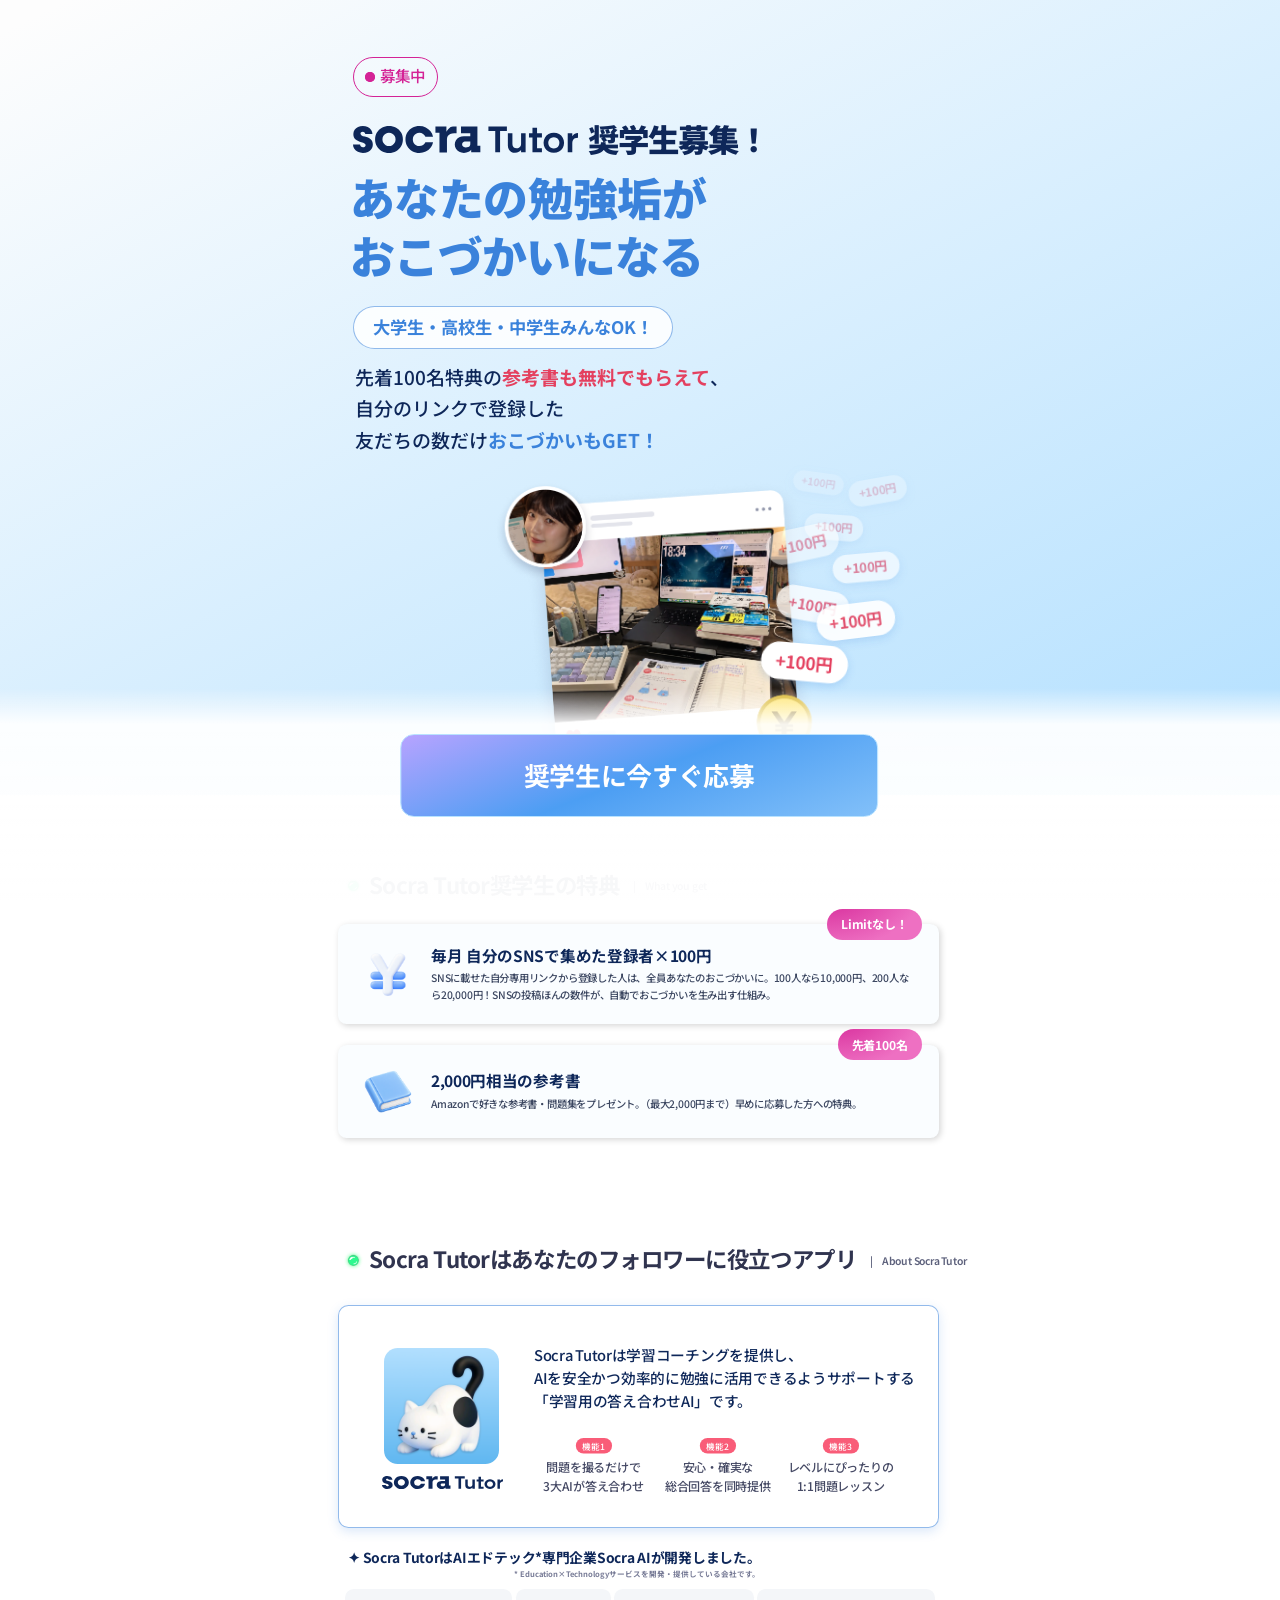
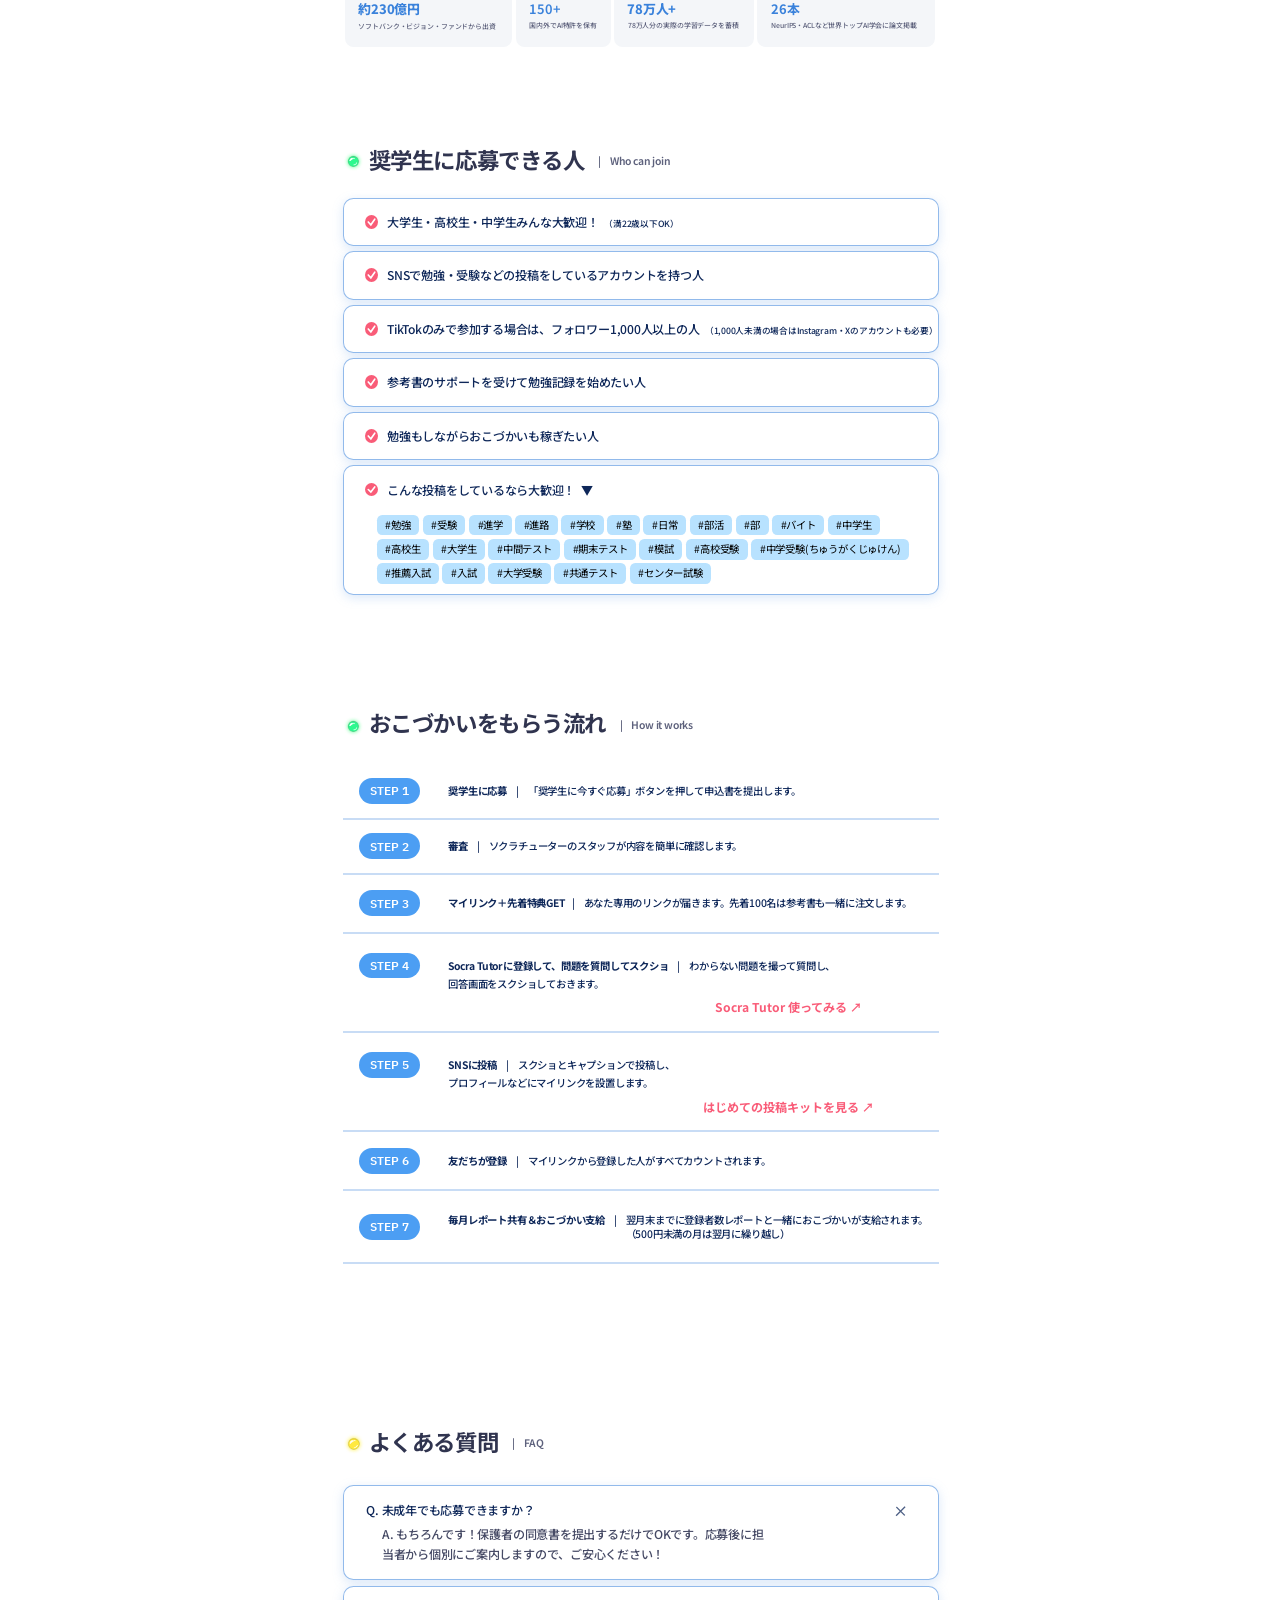
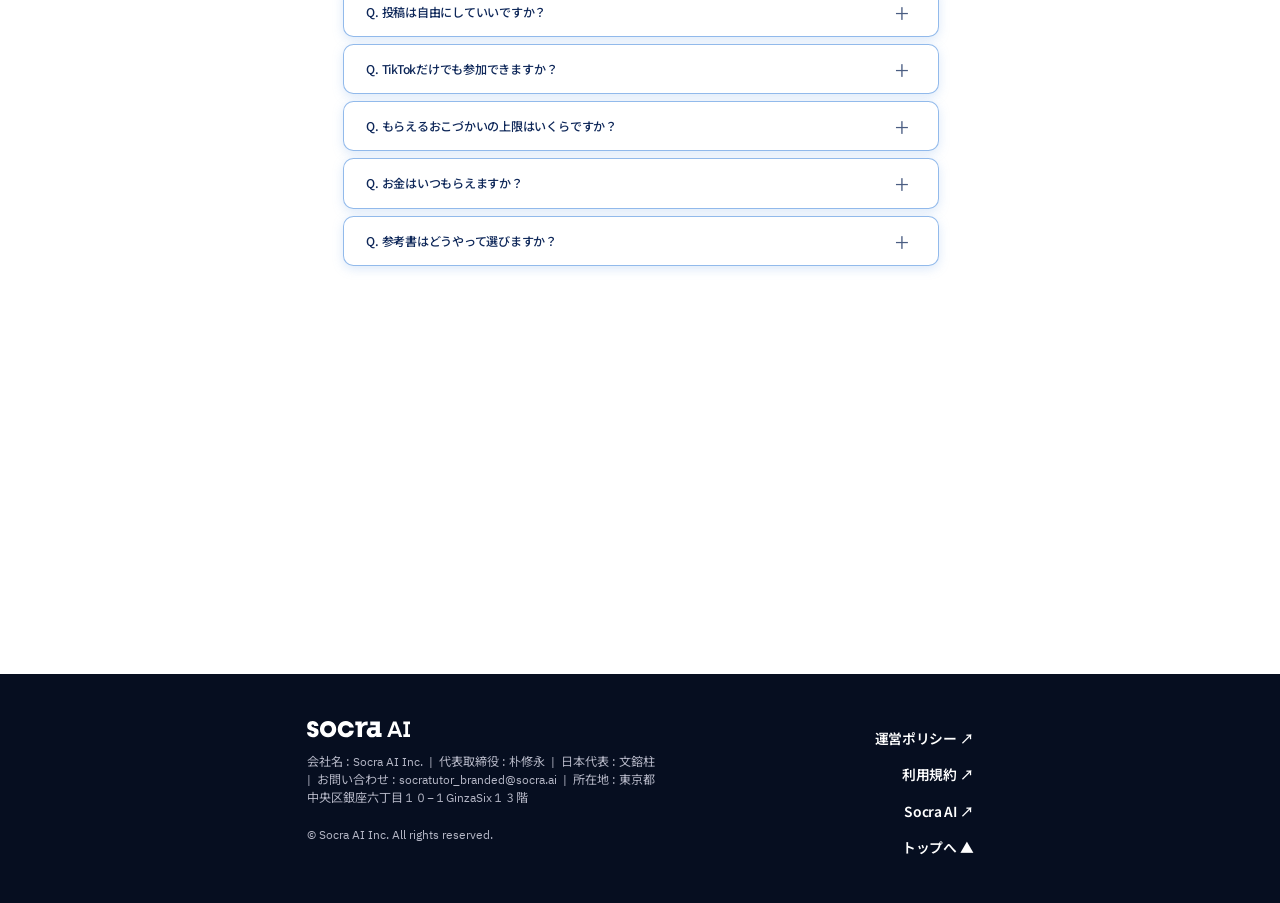
<file: index.html>
<!DOCTYPE html>
<html lang="ja" data-scholarship-page="landing">
<head>
<meta charset="UTF-8">
<meta name="viewport" content="width=device-width, initial-scale=1">
<title>Socra Tutor 奨学生募集</title>
<meta name="description" content="勉強垢で専用リンクをシェアするだけで、登録者数×100円がもらえる！">
<link rel="preconnect" href="https://fonts.googleapis.com">
<link rel="preconnect" href="https://fonts.gstatic.com" crossorigin>
<link href="https://fonts.googleapis.com/css2?family=Noto+Sans+JP:wght@300;400;500;600;700;800;900&family=IBM+Plex+Sans+KR:wght@400;600;700&display=swap" rel="stylesheet">
<style>
/* 레이아웃 2종
   - 768px 이상(태블릿·PC): Figma 웹 프레임(폭 440px) 치수 그대로 두고 .col 에 zoom(--z)을 걸어 확대 (script 참고)
   - 768px 미만(휴대폰): 파일 맨 아래 @media 블록. Figma 「Home JP — Mobile (375)」 기준의 실제 px 흐름 레이아웃 */
:root{
  --z:1;
  --blue-50:#fafdff; --blue-300:#b8e2ff; --blue-500:#4c9ef3; --blue-550:#3a82db; --blue-700:#0e2759;
  --gray-300:#b5b7c6; --gray-700:#5d617c; --gray-800:#464a65; --gray-900:#30344f;
  --pink-700:#d42396; --red-500:#f95c78; --green-700:#0faf6a;
  --line:rgba(58,130,219,.55); --line-shadow:rgba(58,130,219,.18);
  --ff:'Noto Sans JP',sans-serif;
  --ff-plex:'IBM Plex Sans KR','Noto Sans JP',sans-serif;
}
*{box-sizing:border-box;margin:0;padding:0}
html{scroll-behavior:smooth;-webkit-text-size-adjust:100%;text-size-adjust:100%}
body{background:#fff;font-family:var(--ff);color:var(--gray-900);-webkit-font-smoothing:antialiased;overflow-x:hidden}
img{display:block;max-width:none}
a{color:inherit;text-decoration:none}
button{font:inherit;color:inherit;background:none;border:0;cursor:pointer}
ol{list-style:none}

.band{position:relative;width:100%}
.col{position:relative;width:440px;margin:0 auto;zoom:var(--z)}
.abs{position:absolute}
.fill{position:absolute;inset:0;width:100%;height:100%}

/* ---------- Hero ---------- */
.hero{background:linear-gradient(153.05deg,#fdfdfd 2.29%,#b3e0ff 99.7%);overflow:hidden}
.hero .col{height:460px}
.badge{position:absolute;left:54px;top:33px;width:49px;height:23px;border:1px solid var(--pink-700);border-radius:30px;background:rgba(255,255,255,.1)}
.badge i{position:absolute;left:6px;top:8px;width:6px;height:6px;animation:blink 1.4s ease-in-out infinite}
/* 반짝임: 점이 깜빡이며 바깥으로 퍼지는 링 */
.badge i::after{content:"";position:absolute;inset:0;border-radius:50%;background:var(--pink-700);animation:ripple 1.4s ease-out infinite}
@keyframes blink{0%,100%{opacity:1}50%{opacity:.3}}
@keyframes ripple{0%{transform:scale(1);opacity:.55}100%{transform:scale(2.6);opacity:0}}
@media (prefers-reduced-motion:reduce){.badge i,.badge i::after{animation:none}}
.badge span{position:absolute;left:15px;top:3px;font-size:9px;font-weight:500;line-height:1.6;letter-spacing:-.54px;color:var(--pink-700);white-space:nowrap}
.hero-title{position:absolute;left:54px;top:68px;display:flex;align-items:center;gap:6px}
.hero-logo{width:130px;height:15.4px}
.hero-h1{font-size:18.2px;font-weight:900;line-height:1.4;letter-spacing:-.55px;color:var(--blue-700);white-space:nowrap}
.hero-h2{position:absolute;left:52px;top:97px;font-size:26px;font-weight:900;line-height:34px;letter-spacing:-.26px;color:var(--blue-550);white-space:nowrap}
.hero-h2 .l2{letter-spacing:-.48px}
.hero-chip{position:absolute;left:54px;top:177px;padding:4.5px 11px;border-radius:99px;background:rgba(255,255,255,.85);border:.5px solid rgba(58,130,219,.55);font-size:10px;font-weight:700;line-height:1.5;color:var(--blue-550);white-space:nowrap}
.hero-sub{position:absolute;left:55px;top:209px;font-size:11px;font-weight:500;line-height:1.65;color:var(--blue-700);white-space:nowrap}
.hero-sub b{font-weight:700}
.em-pink{color:#e4405f}
.em-blue{color:var(--blue-550)}

/* 게시물 비주얼: 카드·프로필·코인은 이미지(Figma 내보내기), +100円 말풍선은 코드 — Figma 좌표(335×200 기준) 그대로 */
.hero-visual{position:absolute;left:90px;top:268px;width:335px;height:200px;transform:scale(.838);transform-origin:top left}
.hero-visual .base{position:absolute;left:0;top:0;width:335px;height:auto}
.yen{position:absolute;left:calc(var(--x) * 1px);top:calc(var(--y) * 1px);padding:calc(var(--pt) * 1px) calc(var(--pl) * 1px);border-radius:99px;background:#fff;
  box-shadow:0 2px 6px rgba(58,130,219,.22);font-size:calc(var(--fs) * 1px);font-weight:700;line-height:1.5;color:#e4405f;white-space:nowrap;
  --rd:calc(var(--r) * -1deg); transform-origin:top left;transform:rotate(var(--rd));opacity:var(--op);
  animation:yen-up .38s cubic-bezier(.2,.9,.3,1.25) both;animation-delay:calc(250ms + var(--i) * 110ms)}
/* 첫 진입 시 코인 쪽(아래)부터 하나씩 빠르게 떠오름 */
@keyframes yen-up{from{opacity:0;transform:translateY(12px) rotate(var(--rd)) scale(.6)}to{opacity:var(--op);transform:rotate(var(--rd))}}
@media (prefers-reduced-motion:reduce){.yen{animation:none}}

/* ---------- Section common ---------- */
.sec-head{display:flex;align-items:flex-start;height:17px;padding-left:48px}
.sec-head .icon{width:12px;height:12px;margin-top:4px;object-fit:cover}
.sec-head .icon.y{width:13px;height:13px;margin-top:4px}
.sec-head h2{margin-left:3px;font-size:13px;font-weight:700;line-height:1.42;letter-spacing:-.26px;color:var(--gray-900);white-space:nowrap}
.sec-head .icon.y + h2{margin-left:2px}
.sec-head .sub{margin:6px 0 0 8px;font-size:6px;font-weight:600;line-height:1.42;letter-spacing:-.12px;color:var(--gray-700);white-space:pre}

/* ---------- About ---------- */
.about{padding-top:calc(43px * var(--z))} /* .band 는 zoom 밖이라 배율을 곱함 */
.diagram{position:relative;height:198px;margin-top:19px} /* 소개 카드 상단을 0으로 둔 좌표 */
.intro{position:absolute;left:45px;top:0;width:348px;height:129px;border-radius:6px;border:.3px solid var(--line);background:rgba(255,255,255,.8);box-shadow:0 2px 6px var(--line-shadow)}
.app-icon{position:absolute;left:26px;top:24px;width:67px;height:67px;border-radius:8px;object-fit:cover}
.app-logo{position:absolute;left:25px;top:98px;width:70px;height:8px}
.link-sm{position:absolute;text-align:right;font-weight:600;line-height:1.32;color:var(--blue-700);white-space:nowrap}
.link-sm:hover{text-decoration:underline}
.intro-desc{position:absolute;left:113px;top:21px;width:225px;font-size:8.5px;font-weight:500;line-height:1.59;letter-spacing:-.17px;color:var(--blue-700);white-space:nowrap}
.f1{left:147.5px}.f2{left:219.5px}.f3{left:290.5px}
.feature{position:absolute;top:76px;width:72px;transform:translateX(-50%);display:flex;flex-direction:column;align-items:center}
/* 배지: 폰트마다 다른 위아래 여백과 무관하게 글자판 중심을 박스 중심에 맞추려고 SVG(dominant-baseline:central)로 그림 */
.feature i{display:block;width:21px;height:9px;font-style:normal}
.feature i svg{display:block;width:21px;height:9px;overflow:visible}
.feature i text{font-family:var(--ff);font-size:5px;font-weight:500;fill:#fff}
.feature p{margin-top:2px;text-align:center;font-size:7px;font-weight:500;line-height:1.64;letter-spacing:-.14px;color:var(--gray-800);white-space:nowrap}
.made-by{position:absolute;left:51px;top:140px;font-size:8px;font-weight:700;line-height:1.5;letter-spacing:-.16px;color:var(--blue-700);white-space:nowrap}
.made-by small{display:block;text-align:right;font-size:4.4px;line-height:1.5;letter-spacing:0;color:#777b96}
.stat{position:absolute;top:164px;height:34px;border-radius:5px;background:#f4f6f9}
.stat b{position:absolute;left:8px;top:6px;font-size:7.5px;font-weight:800;line-height:1.52;letter-spacing:-.15px;color:var(--blue-550);white-space:nowrap}
.stat small{position:absolute;left:8px;top:18px;font-size:4px;font-weight:500;line-height:1.52;letter-spacing:-.08px;color:var(--gray-700);white-space:nowrap}
.stats{display:contents}
.st1{left:49px;width:97px}.st1 small{top:19px}
.st2{left:148px;width:55px}.st2 b{font-weight:600}
.st3{left:205px;width:81px}.st3 b{left:7.75px}
.st4{left:288px;width:103px}.st4 b{font-weight:700}

/* ---------- What you get ---------- */
.get{position:relative;width:348px;margin:15px 0 0 45px;display:flex;flex-direction:column;gap:12px}
.get-card{position:relative;padding:12px 14px;border-radius:5px;background:var(--blue-50);box-shadow:1px 1px 4px rgba(0,0,0,.17);
  display:grid;grid-template-columns:30px 1fr;column-gap:10px;align-items:center}
.get-card .ill{grid-row:1 / 3;width:30px;height:30px;object-fit:cover}
.get-card h3{align-self:end;font-size:9px;font-weight:700;line-height:1.4;letter-spacing:-.18px;color:var(--blue-700)}
.get-card p{align-self:start;margin-top:2px;font-size:6px;font-weight:500;line-height:1.6;letter-spacing:-.12px;color:#3b4660}
.get-card p br{display:none}
.first100{position:absolute;right:10px;top:-9px;height:18px;padding:0 8px;display:flex;align-items:center;border-radius:34px;
  background:url("data:image/svg+xml;utf8,<svg viewBox='0 0 49 18' xmlns='http://www.w3.org/2000/svg' preserveAspectRatio='none'><rect x='0' y='0' height='100%' width='100%' fill='url(%23grad)'/><defs><radialGradient id='grad' gradientUnits='userSpaceOnUse' cx='0' cy='0' r='10' gradientTransform='matrix(1.6941 2.9942 -4.509 1.125 0.26064 -9.1731)'><stop stop-color='rgba(212,35,150,1)' offset='0'/><stop stop-color='rgba(225,74,172,1)' offset='0.5'/><stop stop-color='rgba(238,112,194,1)' offset='1'/></radialGradient></defs></svg>")}
.first100 span{font-size:7px;font-weight:700;line-height:1.6;letter-spacing:-.084px;color:#fff;white-space:nowrap}

.about-head{margin-top:61px}

/* ---------- Who can join ---------- */
.who-head{margin-top:56px}
.who-row span small{font-size:5px}
.who{margin:14px 0 0 48px;width:345px;display:flex;flex-direction:column;gap:3px}
.box{border:.3px solid var(--line);border-radius:6px;filter:drop-shadow(0 2px 3px var(--line-shadow));background:#fff}
.who-row{height:28px;display:flex;align-items:center;padding-left:12px;gap:5px}
.who-row img,.who-last .hd img{width:8px;height:8px}
.who-row span,.who-last .hd span{font-size:7px;font-weight:500;line-height:1.32;letter-spacing:-.14px;color:var(--blue-700);white-space:pre}
.who-last{min-height:74px;padding:7px 0 6px}
.who-last .hd{display:flex;align-items:center;gap:5px;height:13px;padding-left:12px}
/* 태그 폭은 글자 길이에 맞춰 자동, 줄이 차면 자동 줄바꿈 */
.tags{margin:8px 14px 0 19px;display:flex;flex-wrap:wrap;gap:2px}
.tags div{display:contents}
.tag{display:inline-flex;align-items:center;height:12px;padding:0 5px;border-radius:3px;background:var(--blue-300);font-size:6px;font-weight:400;line-height:1;letter-spacing:-.12px;color:#000;white-space:nowrap}

/* ---------- How it works ---------- */
.how-head{margin-top:65px}
.steps{margin:15.5px 0 0 48px;width:345px}
.step{position:relative;display:flex;align-items:center;height:34px}
.step.s32{height:32px}
.step .pill{position:absolute;left:9.5px;width:35px;height:15px;border-radius:34px;background:var(--blue-500);display:flex;align-items:center;justify-content:center;
  font-family:var(--ff-plex);font-size:7px;font-weight:600;line-height:1.6;letter-spacing:-.084px;color:#fff;white-space:nowrap}
.step p{position:absolute;left:61px;font-size:6px;font-weight:500;line-height:1.32;letter-spacing:-.12px;color:var(--blue-700);white-space:pre}
.step p b{font-weight:700}
.m-br{display:none} /* 모바일에서만 쓰는 줄바꿈 */
.d-br{display:inline}
/* STEP 6 행은 원본에서 다른 행보다 높음(42.5px) */
.step.tall{height:42.5px}
/* STEP 4(링크 포함): 원본 높이 57.5px, 설명 2줄 + 오른쪽 아래 링크 */
.step.s-link{height:57.5px;align-items:flex-start}
.step.s-link .pill{top:11.5px}
.step.s-link p{top:14px;line-height:1.74}
.step-link{position:absolute;left:204px;top:38px;width:108.5px;text-align:center;font-size:7px;font-weight:700;line-height:1.5;color:var(--red-500);white-space:nowrap}
.step-link:hover{text-decoration:underline}
.m-only{display:none}
.step.tall p{width:284px;display:flex;white-space:normal}
.step.tall p b,.step.tall p .sep{flex:none;white-space:pre}
/* 0.3px 선은 브라우저에서 사라지므로 최소 1 CSS px 로 그린다 */
.step .rule{position:absolute;left:0;bottom:0;width:345px;height:calc(1px / var(--z));transform:translateY(50%)}
.step .rule{background:var(--line)} /* SVG 선은 일부 기기에서 안 그려져 배경색으로 표시 */
.step .rule>span{display:none}

/* ---------- FAQ ---------- */
.faq-head{margin-top:94px}
.faq{margin:17px 0 0 48px;width:345px;display:flex;flex-direction:column;gap:4px}
.qa{position:relative}
.qa button{display:flex;align-items:center;width:100%;height:28px;text-align:left;padding-left:13px;cursor:pointer}
.qa .q{font-size:7px;font-weight:500;line-height:1.32;letter-spacing:-.14px;color:var(--blue-700)}
.qa .pm{position:absolute;right:21px;top:14px;transform:translate(50%,-50%);font-size:15px;font-weight:300;line-height:1.32;letter-spacing:-.3px;color:var(--blue-700);opacity:.75;transition:transform .2s}
.qa.open .pm{transform:translate(50%,-50%) rotate(45deg)}
.qa .a{display:none;padding:0 100px 9px 22px;margin-top:-5.5px;font-size:7px;font-weight:500;line-height:1.6;letter-spacing:-.14px;color:var(--gray-800)}
.qa.open .a{display:block}
.qa .links{display:flex;justify-content:flex-end;margin-top:4px}
.qa .links a{font-weight:700;color:var(--red-500)}
.qa .links a:hover{text-decoration:underline}

/* ---------- CTA (하단 플로팅) ----------
   버튼은 스크롤 내내 화면 하단에 떠 있고(sticky), 헤드카피는 숨겨 둔다.
   끝까지 내려 푸터가 보이면(.docked) 원래 자리(푸터 바로 위)에 멈추고 헤드카피가 디졸브로 나타난다. */
.cta{position:sticky;bottom:0;z-index:5;margin-top:calc(61px * var(--z));pointer-events:none}
/* 배경 2장을 겹쳐 두고 상태에 따라 교차 페이드 */
.cta::before,.cta::after{content:"";position:absolute;inset:0;z-index:-1;transition:opacity .5s ease}
/* 떠 있을 때: 버튼 뒤쪽만 흰색으로 받쳐 줌 */
.cta::before{background:linear-gradient(to bottom,rgba(255,255,255,0) 30%,rgba(255,255,255,.92) 42%,rgba(255,255,255,.97) 100%)}
/* 도착했을 때: Figma 원본 그라데이션 */
.cta::after{opacity:0;background:linear-gradient(to bottom,rgba(255,255,255,0) 31.42%,rgba(255,255,255,.79) 84.275%)}
.cta.docked::before{opacity:0}
.cta.docked::after{opacity:1}
.cta .col{height:175px;padding-top:7px}
.cta h2{height:57.6px;text-align:center;transform:translateX(5px);font-size:20px;font-weight:900;line-height:1.44;letter-spacing:-.4px;color:var(--blue-700);white-space:nowrap}
.cta h2 span{color:var(--blue-550)}
.cta h2{opacity:0;transform:translate(5px,6px);transition:opacity .6s ease,transform .6s ease}
.cta.docked h2{opacity:1;transform:translateX(5px)}
@media (prefers-reduced-motion:reduce){.cta h2,.cta::before,.cta::after{transition:none}}
.cta-btn{pointer-events:auto;display:flex;align-items:center;justify-content:center;width:277px;height:48px;margin:14.4px auto 0;border-radius:8px;border:1px solid var(--blue-300);
  background:linear-gradient(158.79deg,#b7a3ff 0%,#4c9ef3 50%,#82c0f9 100%);color:#fff;font-size:15px;font-weight:700;line-height:1.6;letter-spacing:-.18px;
  transform:translateX(-.5px);transition:filter .15s}
.cta-btn:hover{filter:brightness(1.07)}

/* ---------- Footer ---------- */
.footer{background:#060e20}
.footer .col{height:133px;padding:27px 27px 0;display:flex;justify-content:space-between;align-items:flex-start}
.footer .inner{width:209px;display:flex;flex-direction:column;gap:8px}
.footer .logo{width:59.785px;height:11px}
.footer p{width:206px;font-family:var(--ff-plex);font-size:7px;font-weight:400;line-height:1.5;color:var(--gray-300);white-space:pre-wrap}
.footer .copy{margin-top:2.5px} /* 원본의 빈 줄 한 칸 */
.footer-links{display:flex;flex-direction:column;align-items:flex-end}
.footer-links a{font-size:8px;font-weight:600;line-height:21px;letter-spacing:-.16px;color:#fff;white-space:nowrap}
.footer-links a:hover{text-decoration:underline}

/* ================= 휴대폰 (768px 미만) — Figma 「Home JP — Mobile (375)」 ================= */
@media (max-width:767.98px){
  .col{width:auto;margin:0;zoom:1}

  /* Hero */
  .hero .col{height:auto;padding:28px 20px 24px}
  .badge{position:relative;left:auto;top:auto;width:61px;height:29px}
  .badge i{left:7.5px;top:10px;width:7.5px;height:7.5px}
  .badge span{left:19px;top:4px;font-size:11px}
  .hero-title{position:static;margin-top:16px;gap:7px}
  .hero-logo{width:117.6px;height:14px}
  .hero-h1{font-size:19.6px;line-height:1.4;letter-spacing:-.03em}
  .hero-h2{position:static;margin-top:4px;font-size:28px;line-height:1.3;letter-spacing:-.01em}
  .hero-h2 .l2{letter-spacing:inherit}
  .hero-chip{position:static;display:inline-block;margin-top:16px;padding:5px 12px;font-size:11px}
  .hero-sub{position:static;font-size:12px;line-height:1.65;white-space:normal}
  .hero-visual{position:relative;left:auto;top:auto;margin-top:29px;transform:none}

  /* Section common */
  .about{padding-top:56px}
  .about .col{padding:0 20px}
  .sec-head{height:auto;padding:0;align-items:center;gap:6px}
  .sec-head .icon,.sec-head .icon.y{width:16px;height:16px;margin:0;flex:none}
  .sec-head .icon.y{width:17px;height:17px}
  .sec-head h2,.sec-head .icon.y + h2{margin:0;font-size:18px;line-height:1.4;letter-spacing:-.02em}
  .sec-head .sub{margin:0 0 0 4px;font-size:10px;font-weight:500;white-space:pre;overflow:hidden;text-overflow:ellipsis;min-width:0}
  .sec-head .sub-x{display:none}
  .get-head{margin-top:0}
  .how-head,.faq-head{margin-top:56px}
  .about-head{margin-top:70px} /* 特典 섹션 하단 여백 33 + About 상단 37 */
  .who-head{margin-top:38px}
  /* About 제목은 2줄, 「| About」은 둘째 줄 옆 */
  .about-head .sub{align-self:flex-end;margin-bottom:5.5px}

  /* About */
  .diagram{height:auto;margin-top:15px;display:flex;flex-direction:column;gap:15px}
  .intro{position:relative;left:auto;top:auto;width:auto;height:auto;padding:20px;border-radius:10px;border:.5px solid var(--line);background:rgba(255,255,255,.9);box-shadow:0 4px 12px var(--line-shadow);
    display:grid;grid-template-columns:70px 1fr;grid-template-areas:"icon desc" "logo desc";column-gap:14px}
  .app-icon{position:static;grid-area:icon;width:67px;height:67px;margin-left:1px}
  .app-logo{position:static;grid-area:logo;width:70px;height:8px;margin-top:7px}
  .link-sm{position:static;font-weight:600;letter-spacing:0}
  .intro-desc{position:static;grid-area:desc;align-self:center;width:auto;margin:0;font-size:10px;line-height:1.7;letter-spacing:0;white-space:normal}
  .intro-desc br{display:none}
  .feature p br,.get-card p br{display:none}
  .m-br{display:inline}
  .feature{position:static;grid-column:1 / -1;width:auto;transform:none;flex-direction:row;align-items:center;gap:10px;margin-top:10px}
  .feature.f1{margin-top:16px;padding-top:14px;border-top:1px solid rgba(58,130,219,.25)}
  .feature i,.feature i svg{width:37px;height:16px;flex:none}
  .feature p{margin:0;text-align:left;font-size:10px;line-height:1.5;letter-spacing:0;white-space:normal}
  .made-by{position:static;font-size:11px;font-weight:700;line-height:1.5;letter-spacing:0;white-space:normal}
  .made-by small{font-size:6px}
  .stats{display:grid;grid-template-columns:1fr 1fr;gap:8px}
  .stat{position:static;width:auto;height:auto;padding:10px 12px;border-radius:8px}
  .stat b,.stat small{position:static;display:block;white-space:normal;letter-spacing:0}
  .stat b{font-size:13px;font-weight:700;line-height:1.5}
  .stat small{margin-top:2px;font-size:8px;line-height:1.5}

  /* 特典 */
  .get{height:auto;margin-top:20px;display:flex;flex-direction:column;gap:14px}
  .get{width:auto;margin:20px 0 0}
  .get-card{padding:18px 16px;border-radius:8px;box-shadow:1px 2px 8px rgba(0,0,0,.15);grid-template-columns:44px 1fr;column-gap:12px}
  .get-card .ill{width:44px;height:44px}
  .get-card h3{font-size:13px;line-height:1.4;letter-spacing:0}
  .get-card p{margin-top:4px;font-size:10px;line-height:1.6;letter-spacing:0}
  .get-card p br.m-br{display:inline}
  .first100{right:12px;top:-12px;transform:scale(1.35);transform-origin:top right}

  /* 応募できる人 */
  .who{margin:20px 0 0;width:auto;gap:6px}
  .box{border:.5px solid var(--line);border-radius:8px;filter:drop-shadow(0 2px 4px rgba(58,130,219,.12))}
  .who-row{height:auto;min-height:44px;padding:12px 14px;gap:8px}
  .who-row img,.who-last .hd img{width:14px;height:14px;flex:none}
  .who-row span,.who-last .hd span{font-size:11px;line-height:1.5;letter-spacing:0;white-space:normal}
  .who-row span small{font-size:8px}
  .who-last{padding:12px 14px}
  .who-last .hd{height:auto;padding:0;gap:8px}
  .tags{margin:10px 0 0;gap:4px}
  .tag{height:auto;padding:3px 7px;border-radius:4px;font-size:9px;line-height:1.4;letter-spacing:0}

  /* 流れ */
  .steps{margin:16px 0 0;width:auto}
  .step,.step.s32,.step.tall,.step.s-link{height:auto;align-items:flex-start;gap:12px;padding:14px 0}
  .step .pill{position:static;flex:none;width:auto;height:auto;padding:3px 10px;border-radius:99px;font-size:11px;line-height:1.5}
  .step p,.step.tall p{position:static;display:flex;flex-direction:column;width:auto;font-size:10px;line-height:1.6;letter-spacing:0;white-space:normal}
  .step p b{font-size:13px;line-height:1.5;white-space:normal}
  .step p .sep{display:none}
  .step p .desc{margin-top:3px;font-weight:400}
  .step .rule{width:100%;height:.5px;transform:none}
  .step.s-link{flex-wrap:wrap}
  .step.s-link p{line-height:1.6}
  .step.s-link p{flex:1;min-width:0}
  .step-link{position:static;width:100%;margin-top:3px;padding-left:68px;text-align:right;font-size:10px}
  .d-br{display:none}
  .m-only{display:inline}

  /* FAQ */
  .faq{margin:20px 0 0;width:auto;gap:8px}
  .qa button{height:auto;min-height:48px;padding:12px 32px 12px 16px}
  .qa .q{font-size:13px;line-height:1.5;letter-spacing:0}
  .qa .pm{right:20px;top:24px;font-size:22px}
  .qa .links{margin-top:8px}
  .qa .a{padding:0 16px 14px;margin-top:-4px;font-size:10px;font-weight:400;line-height:1.65;letter-spacing:0}

  /* CTA */
  .cta{margin-top:48px}
  .cta .col{height:auto;padding:24px 20px 20px}
  .cta h2{height:auto;font-size:24px;line-height:1.44;letter-spacing:-.02em;white-space:normal;transform:translateY(6px)}
  .cta.docked h2{transform:none}
  .cta-btn{width:100%;height:54px;margin-top:18px;border-radius:10px;font-size:17px;transform:none}

  /* Footer */
  .footer .col{height:auto;padding:28px 20px 32px;flex-direction:row;justify-content:space-between;align-items:flex-start;gap:56px}
  .footer .inner{flex:1;min-width:0;width:auto;gap:12px}
  .footer .logo{width:78px;height:14.3px}
  .footer p{width:auto;font-size:8px;line-height:1.65}
  .footer-links{flex:none;flex-direction:column;align-items:flex-end;gap:6px}
  .footer-links a{font-size:10px;line-height:1.65;text-align:right}
  .footer .copy{margin:0;font-size:10px}
}

</style>
<link rel="stylesheet" href="/assets/scholarship-embed.css">
</head>
<body>

<main id="top">
  <!-- Hero -->
  <section class="band hero">
    <div class="col">
      <div class="badge"><i><img class="fill" src="assets/dot-pink.svg" alt="" width="6" height="6"></i><span>募集中</span></div>
      <div class="hero-title"><img class="hero-logo" src="assets/logo-hero.svg" alt="Socra Tutor" width="186" height="22"><h1 class="hero-h1">奨学生募集！</h1></div>
      <p class="hero-h2">あなたの勉強垢が<br><span class="l2">おこづかいになる</span></p>
      <p class="hero-chip">大学生・高校生・中学生みんなOK！</p>
      <p class="hero-sub">先着100名特典の<b class="em-pink">参考書も無料でもらえて</b>、<br>自分のリンクで登録した<br>友だちの数だけ<b class="em-blue">おこづかいもGET！</b></p>

      <div class="hero-visual" role="img" aria-label="勉強垢の投稿から、+100円がどんどん貯まるイメージ">
        <img class="base" src="assets/hero-visual-base.png" alt="" width="335" height="216">
        <div aria-hidden="true"><span class="yen" style="--x:262;--y:4;--r:-8;--op:0.18;--fs:7;--pt:2;--pl:6;--i:7">+100円</span><span class="yen" style="--x:298;--y:14;--r:10;--op:0.28;--fs:8;--pt:3;--pl:7;--i:6">+100円</span><span class="yen" style="--x:270;--y:34;--r:-4;--op:0.38;--fs:8;--pt:3;--pl:7;--i:5">+100円</span><span class="yen" style="--x:240;--y:50;--r:12;--op:0.5;--fs:10;--pt:4;--pl:9;--i:4">+100円</span><span class="yen" style="--x:288;--y:64;--r:5;--op:0.62;--fs:9;--pt:3;--pl:8;--i:3">+100円</span><span class="yen" style="--x:252;--y:82;--r:-10;--op:0.75;--fs:10;--pt:4;--pl:9;--i:2">+100円</span><span class="yen" style="--x:276;--y:100;--r:7;--op:0.9;--fs:11;--pt:4;--pl:9;--i:1">+100円</span><span class="yen" style="--x:240;--y:122;--r:-5;--op:1;--fs:12;--pt:4;--pl:10;--i:0">+100円</span></div>
      </div>
    </div>
  </section>

  <!-- About -->
  <section class="band about" id="about">
    <div class="col">
      <!-- What you get -->
      <div class="sec-head get-head">
        <img class="icon" src="assets/light.png" alt="">
        <h2>Socra Tutor奨学生の特典</h2>
        <span class="sub">|     What you get</span>
      </div>
      <div class="get">
        <div class="get-card c1">
          <img class="ill" src="assets/coin.png" alt="">
          <h3>毎月 自分のSNSで集めた登録者×100円</h3>
          <p>SNSに載せた自分専用リンクから登録した人は、全員あなたのおこづかいに。100人なら10,000円、<br class="m-br">200人なら20,000円！SNSの投稿ほんの数件が、自動でおこづかいを生み出す仕組み。</p>
          <div class="first100"><span>Limitなし！</span></div>
        </div>
        <div class="get-card c2">
          <img class="ill" src="assets/book.png" alt="">
          <h3>2,000円相当の参考書</h3>
          <p>Amazonで好きな参考書・問題集を<br>プレゼント。（最大2,000円まで）<br>早めに応募した方への特典。</p>
          <div class="first100"><span>先着100名</span></div>
        </div>
      </div>

      <!-- About -->
      <div class="sec-head about-head">
        <img class="icon" src="assets/light.png" alt="">
        <h2>Socra Tutorはあなたの<br class="m-br">フォロワーに役立つアプリ</h2>
        <span class="sub">|     About<span class="sub-x"> Socra Tutor</span></span>
      </div>

      <div class="diagram">
        <div class="intro">
          <img class="app-icon" src="assets/app-icon.png" alt="Socra Tutor アプリ" width="67" height="67">
          <img class="app-logo" src="assets/logo-tutor-about.svg" alt="Socra Tutor" width="70" height="8">
          <p class="intro-desc">Socra Tutorは学習コーチングを提供し、<br>AIを安全かつ効率的に勉強に活用できるようサポートする<br>「学習用の答え合わせAI」です。</p>
          <div class="feature f1"><i><svg viewBox="0 0 21 9" role="img" aria-label="機能1"><rect width="21" height="9" rx="4.5" fill="#f95c78"/><text x="10.5" y="4.5" text-anchor="middle" dominant-baseline="central">機能1</text></svg></i><p>問題を撮るだけで<br>3大AIが答え合わせ</p></div>
          <div class="feature f2"><i><svg viewBox="0 0 21 9" role="img" aria-label="機能2"><rect width="21" height="9" rx="4.5" fill="#f95c78"/><text x="10.5" y="4.5" text-anchor="middle" dominant-baseline="central">機能2</text></svg></i><p>安心・確実な<br>総合回答を同時提供</p></div>
          <div class="feature f3"><i><svg viewBox="0 0 21 9" role="img" aria-label="機能3"><rect width="21" height="9" rx="4.5" fill="#f95c78"/><text x="10.5" y="4.5" text-anchor="middle" dominant-baseline="central">機能3</text></svg></i><p>レベルにぴったりの<br>1:1問題レッスン</p></div>
        </div>

        <p class="made-by">✦ Socra TutorはAIエドテック*専門企業Socra AIが開発しました。<small>* Education×Technologyサービスを開発・提供している会社です。</small></p>
        <div class="stats">
          <div class="stat st1"><b>約230億円</b><small>ソフトバンク・ビジョン・ファンドから出資</small></div>
          <div class="stat st2"><b>150+</b><small>国内外でAI特許を保有</small></div>
          <div class="stat st3"><b>78万人+</b><small>78万人分の実際の学習データを蓄積</small></div>
          <div class="stat st4"><b>26本</b><small>NeurIPS・ACLなど世界トップAI学会に論文掲載</small></div>
        </div>
      </div>

      <!-- Who can join -->
      <div class="sec-head who-head">
        <img class="icon" src="assets/light.png" alt="">
        <h2>奨学生に応募できる人</h2>
        <span class="sub">|     Who can join</span>
      </div>
      <div class="who">
        <div class="box who-row"><img src="assets/check.svg" alt="" width="8" height="8"><span>大学生・高校生・中学生みんな大歓迎！  <small>（満22歳以下OK）</small></span></div>
        <div class="box who-row"><img src="assets/check.svg" alt="" width="8" height="8"><span>SNSで勉強・受験などの投稿をしているアカウントを持つ人</span></div>
        <div class="box who-row"><img src="assets/check.svg" alt="" width="8" height="8"><span>TikTokのみで参加する場合は、フォロワー1,000人以上の人  <small>（1,000人未満の場合はInstagram・Xのアカウントも必要）</small></span></div>
        <div class="box who-row"><img src="assets/check.svg" alt="" width="8" height="8"><span>参考書のサポートを受けて勉強記録を始めたい人</span></div>
        <div class="box who-row"><img src="assets/check.svg" alt="" width="8" height="8"><span>勉強もしながらおこづかいも稼ぎたい人</span></div>
        <div class="box who-last">
          <div class="hd"><img src="assets/check.svg" alt="" width="8" height="8"><span>こんな投稿をしているなら大歓迎！  ▼</span></div>
          <div class="tags">
            <div>
              <span class="tag">#勉強</span><span class="tag">#受験</span><span class="tag">#進学</span><span class="tag">#進路</span><span class="tag">#学校</span><span class="tag">#塾</span><span class="tag">#日常</span><span class="tag">#部活</span><span class="tag">#部</span><span class="tag">#バイト</span><span class="tag">#中学生</span><span class="tag">#高校生</span>
            </div>
            <div>
              <span class="tag">#大学生</span><span class="tag">#中間テスト</span><span class="tag">#期末テスト</span><span class="tag">#模試</span><span class="tag">#高校受験</span><span class="tag">#中学受験(ちゅうがくじゅけん)</span><span class="tag">#推薦入試</span>
            </div>
            <div>
              <span class="tag">#入試</span><span class="tag">#大学受験</span><span class="tag">#共通テスト</span><span class="tag">#センター試験</span>
            </div>
          </div>
        </div>
      </div>

      <!-- How it works -->
      <div class="sec-head how-head" id="how">
        <img class="icon" src="assets/light.png" alt="" style="margin-top:5px">
        <h2>おこづかいをもらう流れ</h2>
        <span class="sub">|     How it works</span>
      </div>
      <ol class="steps">
        <li class="step s32"><span class="pill">STEP 1</span><p><b>奨学生に応募</b><span class="sep">     |     </span><span class="desc">「奨学生に今すぐ応募」ボタンを押して<br class="m-br">申込書を提出します。</span></p><span class="rule"><span><img src="assets/line.svg" alt="" width="345.3" height=".3"></span></span></li>
        <li class="step s32"><span class="pill">STEP 2</span><p><b>審査</b><span class="sep">     |     </span><span class="desc">ソクラチューターのスタッフが内容を簡単に確認します。</span></p><span class="rule"><span><img src="assets/line.svg" alt="" width="345.3" height=".3"></span></span></li>
        <li class="step"><span class="pill">STEP 3</span><p><b>マイリンク＋先着特典GET</b><span class="sep">    |     </span><span class="desc">あなた専用のリンクが届きます。<br class="m-br">先着100名は参考書も一緒に注文します。</span></p><span class="rule"><span><img src="assets/line.svg" alt="" width="345.3" height=".3"></span></span></li>
        <li class="step s-link"><span class="pill">STEP 4</span><p><b>Socra Tutorに登録して、<br class="m-br">問題を質問してスクショ</b><span class="sep">     |     </span><span class="desc">わからない問題を撮って質問し、<br class="d-br">回答画面をスクショしておきます。</span></p><a class="step-link" href="https://socratutor.ai/landing" target="_blank" rel="noopener">Socra Tutor 使ってみる ↗</a><span class="rule"><span><img src="assets/line.svg" alt="" width="345.3" height=".3"></span></span></li>
        <li class="step s-link"><span class="pill">STEP 5</span><p><b>SNSに投稿</b><span class="sep">     |     </span><span class="desc">スクショとキャプションで投稿し、<br class="d-br">プロフィールなどにマイリンクを設置します。</span></p><a class="step-link" href="https://socratutor.ai/event/scholarship/kit" target="_blank" rel="noopener">はじめての投稿キットを見る ↗</a><span class="rule"><span><img src="assets/line.svg" alt="" width="345.3" height=".3"></span></span></li>
        <li class="step"><span class="pill">STEP 6</span><p><b>友だちが登録</b><span class="sep">     |     </span><span class="desc">マイリンクから登録した人がすべてカウントされます。</span></p><span class="rule"><span><img src="assets/line.svg" alt="" width="345.3" height=".3"></span></span></li>
        <li class="step tall"><span class="pill">STEP 7</span><p><b>毎月レポート共有＆おこづかい支給</b><span class="sep">     |     </span><span class="desc">翌月末までに登録者数レポートと一緒におこづかいが<br class="m-br">支給されます。（500円未満の月は翌月に繰り越し）</span></p><span class="rule"><span><img src="assets/line.svg" alt="" width="345.3" height=".3"></span></span></li>
      </ol>

      <!-- FAQ -->
      <div class="sec-head faq-head">
        <img class="icon y" src="assets/light-yellow.png" alt="">
        <h2>よくある質問</h2>
        <span class="sub">|     FAQ</span>
      </div>
      <div class="faq">
        <div class="box qa open">
          <button type="button" aria-expanded="true"><span class="q">Q. 未成年でも応募できますか？</span><span class="pm" aria-hidden="true">+</span></button>
          <p class="a">A. もちろんです！保護者の同意書を提出するだけでOKです。<br class="m-br">応募後に担当者から個別にご案内しますので、ご安心ください！</p>
        </div>
        <div class="box qa">
          <button type="button" aria-expanded="false"><span class="q">Q. 投稿は自由にしていいですか？</span><span class="pm" aria-hidden="true">+</span></button>
          <p class="a">A. アプリの機能（勉強・問題解説）に関連する写真・文章・動画なら、何でもOKです！何を投稿すればいいか迷ったら、クリエイティブガイドを参考にしてください！
            <span class="links">
              <a href="https://socratutor.ai/event/scholarship/guide" target="_blank" rel="noopener">ご利用ガイド ↗</a>
            </span></p>
        </div>
        <div class="box qa">
          <button type="button" aria-expanded="false"><span class="q">Q. TikTokだけでも参加できますか？</span><span class="pm" aria-hidden="true">+</span></button>
          <p class="a">A. フォロワー1,000人以上ならOKです！1,000人未満の場合、TikTokのプロフィールにはリンクを設置できないため、InstagramまたはXのアカウントもあわせてご用意ください。</p>
        </div>
        <div class="box qa">
          <button type="button" aria-expanded="false"><span class="q">Q. もらえるおこづかいの上限はいくらですか？</span><span class="pm" aria-hidden="true">+</span></button>
          <p class="a">A. 上限はありません！リンクから登録した人が何十人でも何百人でも、すべておこづかいとして積み上がります。</p>
        </div>
        <div class="box qa">
          <button type="button" aria-expanded="false"><span class="q">Q. お金はいつもらえますか？</span><span class="pm" aria-hidden="true">+</span></button>
          <p class="a">A. 毎月末日で締めて、翌月末までに登録者数レポートと一緒にお振込みします。その月のおこづかいが500円未満の場合は翌月に繰り越して合算し、500円以上になった月にまとめてお支払いします。活動を終了するときは、500円未満でも全額お支払いします！</p>
        </div>
        <div class="box qa">
          <button type="button" aria-expanded="false"><span class="q">Q. 参考書はどうやって選びますか？</span><span class="pm" aria-hidden="true">+</span></button>
          <p class="a">A. 先着100名に入ると、Amazonの購入ページをご案内します。そこで好きな参考書・問題集を1冊選ぶだけでOK！（最大2,000円まで）選んでいただいた本は、購入ページに入力いただいた住所へお届けします。</p>
        </div>
      </div>
    </div>
  </section>

  <!-- CTA -->
  <section class="band cta" id="apply">
    <div class="col">
      <h2>奨学生に興味があるなら、<br><span>今すぐ応募！</span></h2>
      <a class="cta-btn" href="https://socratutor.ai/event/scholarship/apply" target="_top">奨学生に今すぐ応募</a>
    </div>
  </section>
</main>

<footer class="band footer">
  <div class="col">
    <div class="inner">
      <img class="logo" src="assets/logo-socra-ai-footer.svg" alt="Socra AI" width="59.7851" height="11">
      <p>会社名 : Socra AI Inc.  |  代表取締役 : 朴修永  |  日本代表 : 文鎔柱  |  お問い合わせ : socratutor_branded@socra.ai  |  所在地 : 東京都中央区銀座六丁目１０−１GinzaSix１３階</p>
      <p class="copy">© Socra AI Inc. All rights reserved.</p>
    </div>
    <nav class="footer-links">
      <a href="https://socraai.notion.site/Socra-Tutor-3dd5bc5f63078018b646ddf2f49e90f0" target="_blank" rel="noopener">運営ポリシー ↗</a>
      <a href="https://socraai.notion.site/Socra-Tutor-3dd5bc5f630780bb8632d63fe7f3dbab" target="_blank" rel="noopener">利用規約 ↗</a>
      <a href="https://corp.socra.ai/ja" target="_blank" rel="noopener">Socra AI ↗</a>
      <a href="#" aria-label="ページのトップへ戻る">トップへ ▲</a>
    </nav>
  </div>
</footer>

<script src="/assets/scholarship-bridge.js"></script>
<script>
// 폭이 좁은 폰(375px 미만): 히어로 비주얼(335×200 좌표)을 화면 폭에 맞춰 축소
(function(){
  const v=document.querySelector('.hero-visual'); if(!v) return;
  const fit=()=>{ const w=document.documentElement.clientWidth;
    if(w<375){ const k=(w-40)/335; v.style.transform='scale('+k+')'; v.style.transformOrigin='top left'; v.style.marginBottom=(200*(k-1))+'px'; }
    else { v.style.transform=''; v.style.marginBottom=''; } };
  fit(); addEventListener('resize',fit);
})();
</script>
<script>
// 태블릿·PC: 440px 웹 디자인을 화면 폭에 맞춰 확대 (MAX_WIDTH까지). 휴대폰(768px 미만)은 모바일 레이아웃이라 확대하지 않음
const DESIGN_WIDTH = 440, MAX_WIDTH = 760, MOBILE_MAX = 767.98;
function fit(){
  const cw = document.documentElement.clientWidth;
  const z = cw <= MOBILE_MAX ? 1 : Math.min(cw, MAX_WIDTH) / DESIGN_WIDTH;
  document.documentElement.style.setProperty('--z', z.toFixed(4));
}
fit();
addEventListener('resize', fit);

// 하단 CTA: 푸터가 화면에 들어오면(= 끝까지 스크롤) 도착 상태로 전환해 헤드카피 표시
const cta = document.querySelector('.cta');
new IntersectionObserver(([e]) => cta.classList.toggle('docked', e.isIntersecting))
  .observe(document.querySelector('.footer'));

// 외부 링크(다른 사이트로 나가는 링크)는 모두 새 탭으로 열기 — 나중에 추가되는 주소에도 자동 적용
// 단, target="_top"(socratutor.ai 안의 다른 페이지로 이동하는 링크)은 같은 창에서 연다
document.querySelectorAll('a[href^="http"]:not([target="_top"])').forEach(a => {
  if (new URL(a.href).origin !== location.origin) { a.target = '_blank'; a.rel = 'noopener'; }
});

// FAQ 아코디언
document.querySelectorAll('.qa button').forEach(btn => {
  btn.addEventListener('click', () => {
    const open = btn.parentElement.classList.toggle('open');
    btn.setAttribute('aria-expanded', open);
  });
});
</script>
</body>
</html>
</file>
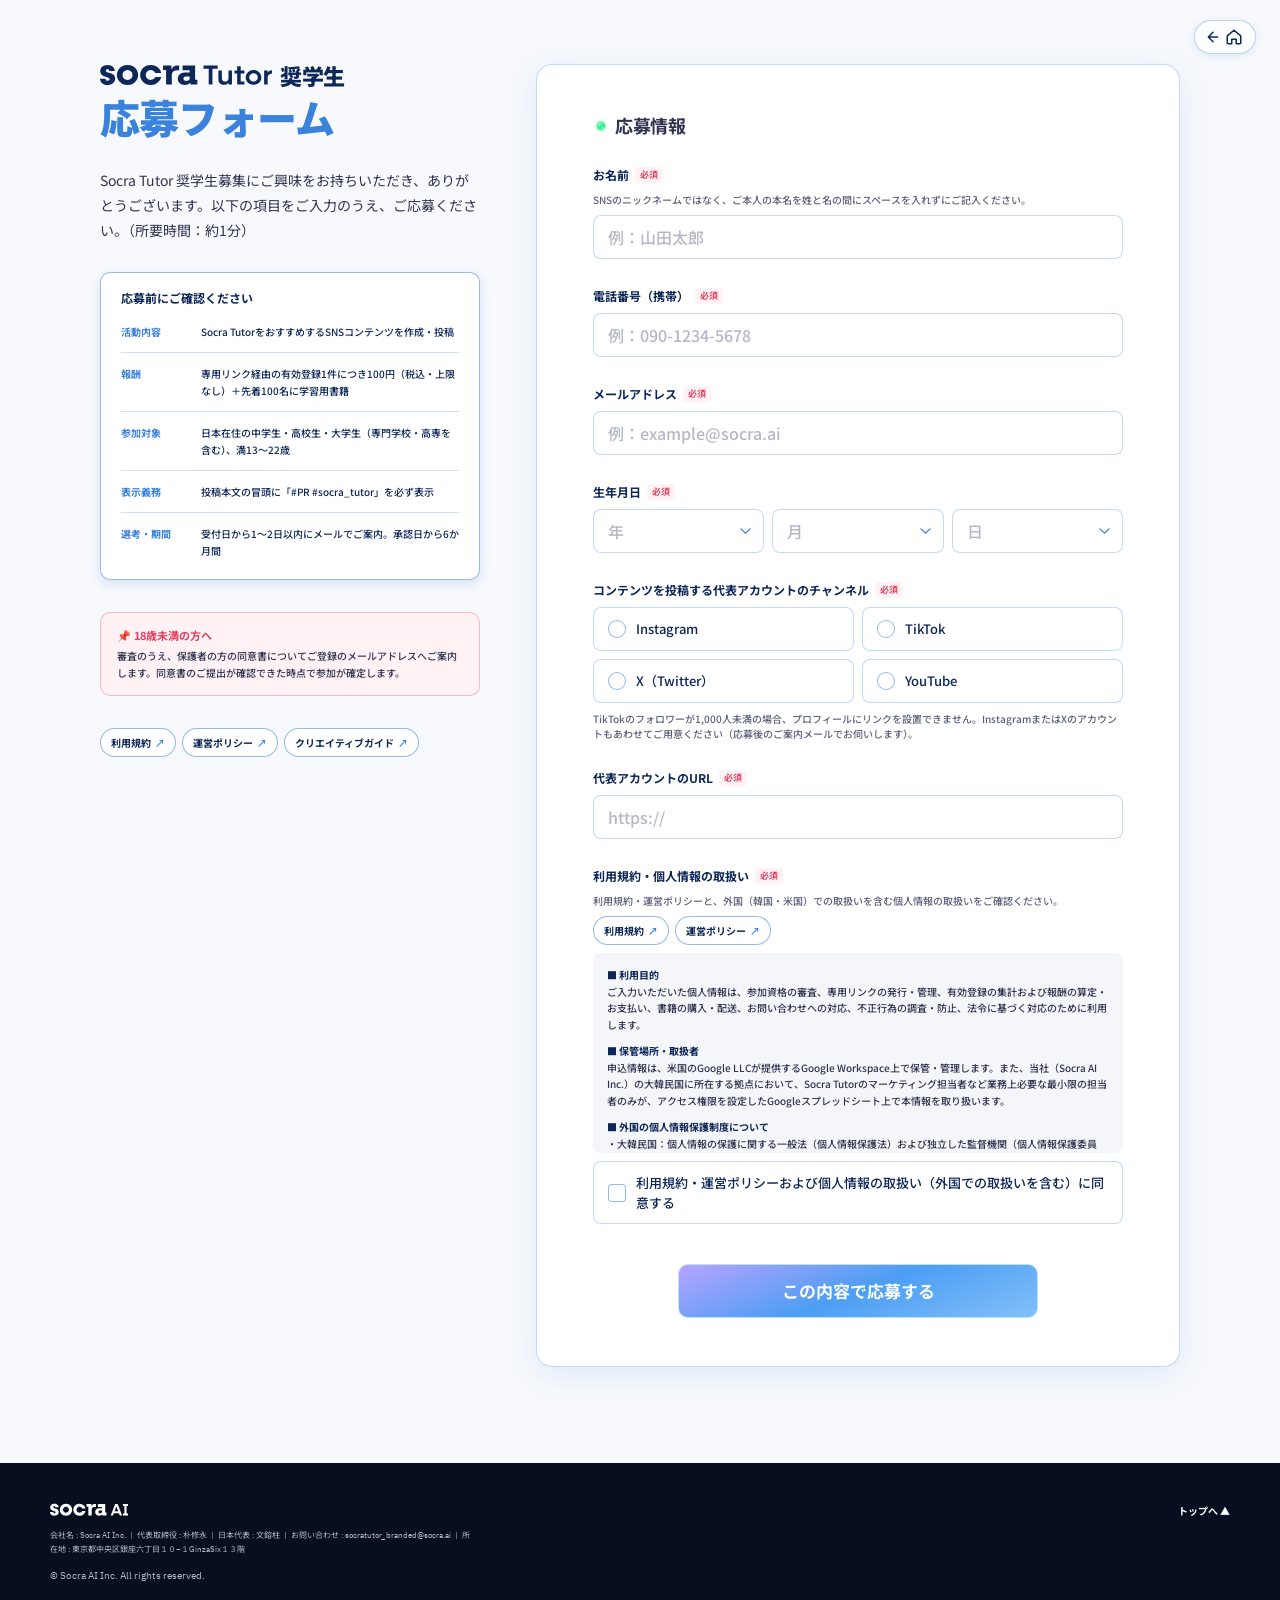
<file: apply/index.html>
<!DOCTYPE html>
<html lang="ja" data-scholarship-page="apply">
<head>
<meta charset="UTF-8">
<meta name="viewport" content="width=device-width, initial-scale=1">
<title>Socra Tutor 奨学生 応募フォーム</title>
<meta name="description" content="Socra Tutor 奨学生の応募フォームです。以下の項目をご入力のうえ、ご応募ください（約1分）。">
<meta name="robots" content="noindex">
<link rel="preconnect" href="https://fonts.googleapis.com">
<link rel="preconnect" href="https://fonts.gstatic.com" crossorigin>
<link href="https://fonts.googleapis.com/css2?family=Noto+Sans+JP:wght@400;500;700;900&family=IBM+Plex+Sans+KR:wght@400;600&display=swap" rel="stylesheet">
<style>
/* Figma 「Apply JP — Mobile (375)」 / 「Apply JP — Desktop (1280)」 기준.
   모바일은 본문 폭 최대 720px·좌우 여백 20px, 960px 이상에서는 좌측 안내 + 우측 폼 카드의 2단 레이아웃 */
:root{
  --blue-50:#eef6ff; --blue-500:#4c9ef3; --blue-550:#3a82db; --blue-700:#0e2759;
  --gray-50:#f4f6f9; --gray-bg:#f7f9fc; --gray-400:#b5b7c6; --gray-700:#5d617c; --gray-800:#464a65; --gray-900:#30344f;
  --red-500:#f95c78; --red-600:#e4405f;
  --line:rgba(58,130,219,.55); --line-soft:rgba(58,130,219,.35); --line-input:rgba(58,130,219,.3);
  --ff:'Noto Sans JP',sans-serif; --ff-plex:'IBM Plex Sans KR','Noto Sans JP',sans-serif;
}
*{box-sizing:border-box;margin:0;padding:0}
html{scroll-behavior:smooth;-webkit-text-size-adjust:100%;text-size-adjust:100%}
body{background:#fff;font-family:var(--ff);color:var(--gray-900);-webkit-font-smoothing:antialiased}
img{display:block;max-width:100%}
a{color:inherit;text-decoration:none}
button{font:inherit;color:inherit;background:none;border:0;cursor:pointer}
ul,ol{list-style:none}
b,strong{font-weight:700}
[hidden]{display:none!important}

.wrap{max-width:720px;margin:0 auto}
.stack{display:flex;flex-direction:column}

/* ---------- 공통 (가이드 페이지와 동일) ---------- */
.sec-head{display:flex;align-items:center;gap:6px}
.sec-head img{width:16px;height:16px;flex:none}
.sec-head h2{font-size:18px;font-weight:700;line-height:1.4;letter-spacing:-.02em;color:var(--gray-900)}
.sec-head span{font-size:10px;font-weight:500;line-height:1.5;color:var(--gray-700);white-space:pre}
.callout{display:flex;flex-direction:column;gap:4px;padding:14px 16px;border-radius:10px;background:var(--gray-50)}
.callout .t{font-size:11px;font-weight:700;line-height:1.5;color:var(--blue-550)}
.callout .b{font-size:10px;font-weight:500;line-height:1.7;color:var(--gray-900)}
.callout.hl{background:var(--blue-50);border:.5px solid rgba(58,130,219,.4)}
.callout.warn{background:#fff2f5;border:.5px solid rgba(249,92,120,.4)}
.callout.warn .t{color:var(--red-600)}
.card{display:flex;flex-direction:column;gap:4px;padding:16px 20px;border-radius:10px;background:rgba(255,255,255,.9);border:.5px solid var(--line);box-shadow:0 4px 12px rgba(58,130,219,.18)}
.card > h4{font-size:12px;font-weight:700;line-height:1.5;color:var(--blue-700)}
.kv{display:flex;gap:12px;align-items:flex-start;padding:12px 0;border-bottom:.5px solid rgba(58,130,219,.25);font-size:10px;line-height:1.7}
.kv:last-child{border-bottom:0;padding-bottom:4px}
.kv dt{flex:none;width:68px;font-weight:700;color:var(--blue-550)}
.kv dd{flex:1;min-width:0;font-weight:500;color:var(--blue-700);overflow-wrap:anywhere;white-space:pre-line}
.pills{display:flex;flex-wrap:wrap;gap:6px}
.pills a{display:flex;gap:4px;align-items:center;padding:6px 10px;border-radius:99px;background:#fff;border:.5px solid var(--line);font-size:10px;font-weight:700;line-height:1.5;color:var(--blue-700)}
.pills a i{font-style:normal;color:var(--blue-550)}
.pills a:hover{border-color:var(--blue-550)}

/* ---------- Hero ---------- */
.hero{position:relative;padding:55px 20px 28px}
.home-btn{position:absolute;top:16px;right:16px;z-index:2;display:flex;align-items:center;gap:4px;padding:7px 12px 7px 10px;border-radius:99px;background:rgba(255,255,255,.9);border:.5px solid var(--line-soft);filter:drop-shadow(0 2px 4px rgba(58,130,219,.15))}
.home-btn img{width:16px;height:16px}
.home-btn img + img{width:18px;height:18px}
.title-row{display:flex;align-items:center;gap:8px}
.title-row img{width:172px;height:20px}
.title-row span{font-size:22px;font-weight:900;line-height:1;letter-spacing:-.02em;color:var(--blue-700)}
.hero h1{margin-top:4px;font-size:28px;font-weight:900;line-height:1.35;letter-spacing:-.02em;color:var(--blue-550)}
.hero .lead{margin-top:24px;font-size:13px;font-weight:400;line-height:1.75;color:var(--gray-900)}

/* ---------- Stepper ---------- */
.stepper{position:relative;display:grid;grid-template-columns:repeat(4,1fr);margin-top:24px;max-width:335px}
.stepper::before,.stepper::after{content:"";position:absolute;top:12px;left:12.5%;height:2px;background:rgba(58,130,219,.15)}
.stepper::before{right:12.5%}
.stepper::after{width:calc(75% * var(--p,0) / 3);background:var(--blue-500);transition:width .3s}
.stepper li{position:relative;z-index:1;display:flex;flex-direction:column;align-items:center;gap:6px;font-size:10px;font-weight:500;line-height:1.5;color:var(--gray-700)}
.stepper .dot{display:flex;align-items:center;justify-content:center;width:26px;height:26px;border-radius:50%;background:#fff;border:1px solid var(--line-input);font-size:12px;font-weight:700;color:var(--gray-400)}
.stepper li.done{color:var(--blue-550)}
.stepper li.done .dot{background:var(--blue-50) url("data:image/svg+xml,%3Csvg xmlns='http://www.w3.org/2000/svg' width='12' height='10' viewBox='0 0 12 10' fill='none' stroke='%234c9ef3' stroke-width='2' stroke-linecap='round' stroke-linejoin='round'%3E%3Cpath d='M1 5l3.5 3.5L11 1'/%3E%3C/svg%3E") center/11px no-repeat;border-color:var(--blue-500);color:transparent}
.stepper li.cur{font-weight:700;color:var(--blue-700)}
.stepper li.cur .dot{background:var(--blue-500);border-color:var(--blue-500);color:#fff;box-shadow:0 2px 8px rgba(76,158,243,.3)}
.stepper li.skip{opacity:.45}

/* ---------- Layout ---------- */
.aside{padding:4px 20px 0;display:flex;flex-direction:column;gap:32px}
.form-area{padding:32px 20px 0}
.panel{display:flex;flex-direction:column;gap:24px}
.panel:focus{outline:none}

/* ---------- Form ---------- */
.field{display:flex;flex-direction:column;gap:8px;border:0;min-width:0}
.label{display:flex;align-items:center;gap:6px;font-size:12px;font-weight:700;line-height:1.5;color:var(--blue-700)}
legend.label{padding:0;margin-bottom:8px}
.badge{flex:none;padding:1px 5px;border-radius:4px;background:#fff2f5;font-size:9px;font-weight:700;line-height:1.5;color:var(--red-600)}
.badge.opt{background:var(--gray-50);color:var(--gray-700)}
.help{font-size:10px;font-weight:500;line-height:1.5;color:var(--gray-700)}
.err{display:none;font-size:10px;font-weight:700;line-height:1.5;color:var(--red-600)}
.field.invalid .err{display:block}
.input,.select{width:100%;height:44px;padding:0 14px;border-radius:8px;border:1px solid var(--line-input);background:#fff;font-family:var(--ff);font-size:16px;font-weight:500;color:var(--blue-700);outline:none;transition:border-color .15s,box-shadow .15s;-webkit-appearance:none;appearance:none}
.input::placeholder{color:var(--gray-400)}
.input:focus,.select:focus{border:1.5px solid var(--blue-500);box-shadow:0 0 0 3px rgba(76,158,243,.18)}
.input:disabled{background:var(--gray-50);border-color:rgba(58,130,219,.15);color:var(--gray-400)}
.field.invalid .input,.field.invalid .select{border-color:var(--red-600);background:#fff9fa}
.select{padding-right:34px;background:#fff url("data:image/svg+xml,%3Csvg xmlns='http://www.w3.org/2000/svg' width='12' height='7' viewBox='0 0 12 7' fill='none' stroke='%233a82db' stroke-width='1.5' stroke-linecap='round' stroke-linejoin='round'%3E%3Cpath d='M1 1l5 5 5-5'/%3E%3C/svg%3E") right 12px center/11px no-repeat;cursor:pointer}
.select:invalid{color:var(--gray-400)}
.row{display:flex;gap:8px}
.row > *{flex:1 1 0;min-width:0}
.grid2{display:grid;grid-template-columns:1fr 1fr;gap:8px}
.opts{display:flex;flex-direction:column;gap:8px}

.opt{position:relative;display:flex;align-items:center;gap:10px;min-height:44px;padding:11px 14px;border-radius:8px;border:1px solid var(--line-input);background:#fff;font-size:13px;font-weight:500;line-height:1.5;color:var(--blue-700);cursor:pointer;transition:background .15s,border-color .15s}
.opt input{position:absolute;opacity:0;pointer-events:none}
.opt i{flex:none;position:relative;width:18px;height:18px;border-radius:50%;background:#fff;border:1px solid var(--line)}
.opt.check i{border-radius:4px}
.opt:hover{border-color:var(--blue-500)}
.opt:has(input:checked){background:var(--blue-50);border-color:var(--blue-500);font-weight:700}
.opt:has(input:checked) i{border:1.5px solid var(--blue-500)}
.opt:has(input:checked) i::after{content:"";position:absolute;inset:3.5px;border-radius:50%;background:var(--blue-500)}
.opt.check:has(input:checked) i{background:var(--blue-500) url("data:image/svg+xml,%3Csvg xmlns='http://www.w3.org/2000/svg' width='12' height='10' viewBox='0 0 12 10' fill='none' stroke='white' stroke-width='2' stroke-linecap='round' stroke-linejoin='round'%3E%3Cpath d='M1 5l3.5 3.5L11 1'/%3E%3C/svg%3E") center/11px no-repeat;border-color:var(--blue-500)}
.opt.check:has(input:checked) i::after{display:none}
.opt:has(input:focus-visible){box-shadow:0 0 0 3px rgba(76,158,243,.25)}
.field.invalid .opt{border-color:rgba(228,64,95,.6)}

.add-btn{display:flex;align-items:center;justify-content:center;height:44px;border-radius:8px;border:1px dashed rgba(58,130,219,.5);background:var(--gray-bg);font-size:12px;font-weight:700;color:var(--blue-550)}
.add-btn:hover{background:var(--blue-50)}
.link{align-self:flex-start;font-size:10px;font-weight:700;line-height:1.5;color:var(--blue-550)}
.link:hover{text-decoration:underline}

.book{display:flex;flex-direction:column;gap:12px;padding:16px;border-radius:10px;background:#fff9e6;border:1px solid rgba(245,180,0,.4)}
.book .label{color:#b07d00}
.book .desc{font-size:10px;font-weight:500;line-height:1.6;color:var(--gray-900)}
.conds{display:flex;flex-direction:column;gap:6px;padding:12px 14px;border-radius:8px;background:#fff}
.conds h5{font-size:10px;font-weight:700;line-height:1.5;color:var(--blue-700)}
.conds li{display:flex;gap:6px;font-size:10px;font-weight:500;line-height:1.6;color:var(--gray-900)}
.conds li b{flex:none;color:#b07d00}
.book .notes{font-size:9px;font-weight:500;line-height:1.6;color:var(--gray-700)}

.box{display:flex;flex-direction:column;gap:20px;padding:20px 16px;border-radius:10px;background:rgba(255,255,255,.9);border:.5px solid var(--line);box-shadow:0 4px 12px rgba(58,130,219,.18)}
.box-head{display:flex;flex-direction:column;gap:4px}
.box-head .label{font-size:13px}

.summary .head{display:flex;align-items:center;justify-content:space-between;gap:8px}
.summary .head button{font-size:10px;font-weight:700;color:var(--blue-550)}
.privacy{height:200px;overflow-y:auto;display:flex;flex-direction:column;gap:10px;padding:14px;border-radius:8px;background:var(--gray-50);font-size:10px;font-weight:500;line-height:1.65;color:var(--gray-900);white-space:pre-line;-webkit-overflow-scrolling:touch}
.privacy b{color:var(--blue-700)}

/* ---------- Buttons ---------- */
.actions{display:flex;flex-direction:column;align-items:center;gap:12px;padding:40px 20px 56px}
.btn{display:flex;align-items:center;justify-content:center;width:100%;max-width:360px;height:54px;border-radius:10px;font-size:17px;font-weight:700;line-height:1.5;transition:filter .15s,opacity .15s}
.btn.primary{border:1px solid #b8e2ff;background:linear-gradient(158.79deg,#b7a3ff 0%,#4c9ef3 50%,#82c0f9 100%);color:#fff}
.btn.primary:hover{filter:brightness(1.07)}
.btn.primary:disabled{opacity:.6;cursor:wait}
.btn.ghost{height:48px;font-size:14px;border:1px solid var(--line);background:#fff;color:var(--blue-550)}
.btn.ghost:hover{background:var(--blue-50)}
.actions .help{text-align:center}
.form-error{display:none;width:100%;max-width:360px;padding:10px 14px;border-radius:8px;background:#fff2f5;font-size:11px;font-weight:700;line-height:1.6;color:var(--red-600);text-align:center}
.form-error.show{display:block}

/* ---------- Complete ---------- */
.done-card{display:flex;flex-direction:column;align-items:center;gap:14px;padding:28px 20px;border-radius:12px;background:var(--blue-50);border:.5px solid rgba(58,130,219,.4);text-align:center}
.done-card .ic{display:flex;align-items:center;justify-content:center;width:56px;height:56px;border-radius:50%;background:var(--blue-500);box-shadow:0 6px 16px rgba(76,158,243,.35)}
.done-card h3{font-size:18px;font-weight:700;line-height:1.5;color:var(--blue-700)}
.done-card p{font-size:11px;font-weight:500;line-height:1.7;color:var(--gray-900)}
.steps{display:flex;flex-direction:column}
.step{display:flex;gap:12px;align-items:flex-start;padding:14px 0;border-bottom:.5px solid var(--line)}
.pill{flex:none;padding:3px 10px;border-radius:99px;background:var(--blue-500);font-family:var(--ff-plex);font-size:11px;font-weight:600;line-height:1.5;color:#fff;white-space:nowrap}
.step .body{flex:1;min-width:0;display:flex;flex-direction:column;gap:3px}
.step .body h4{font-size:12px;font-weight:700;line-height:1.5;color:var(--blue-700)}
.step .body p{font-size:10px;font-weight:400;line-height:1.7;color:var(--gray-800)}
.part-title{font-size:13px;font-weight:700;line-height:1.5;color:var(--blue-700)}

/* ---------- Footer ---------- */
.footer{background:#060e20;padding:28px 20px 32px}
.footer .wrap{display:flex;justify-content:space-between;align-items:flex-start;gap:56px}
.footer .inner{flex:1;min-width:0;max-width:420px;display:flex;flex-direction:column;gap:12px}
.footer .logo{width:78px;height:14.3px}
.footer p{font-family:var(--ff-plex);font-size:8px;line-height:1.65;color:#b5b7c6;white-space:pre-wrap}
.footer .copy{font-size:10px;line-height:1.5}
.footer .top{flex:none;font-size:10px;font-weight:700;line-height:1.65;color:#fff;white-space:nowrap}

/* ---------- Desktop ---------- */
@media (min-width:960px){
  body{background:var(--gray-bg)}
  .page{display:grid;grid-template-columns:380px minmax(0,1fr);column-gap:56px;align-items:start;max-width:1180px;margin:0 auto;padding:64px 50px 96px}
  .side{grid-column:1;position:sticky;top:32px}
  .hero{padding:0}
  .home-btn{position:fixed;top:20px;right:24px}
  .hero h1{font-size:40px}
  .hero .lead{font-size:14px;line-height:1.8}
  .aside{padding:28px 0 0}
  .main{grid-column:2;padding:48px 56px;border-radius:16px;background:#fff;border:.5px solid var(--line-input);box-shadow:0 8px 32px rgba(58,130,219,.12)}
  .form-area{padding:0}
  .panel{gap:28px}
  .actions{padding:40px 0 0}
  .footer{padding:40px 50px}
  .footer .wrap{max-width:1180px}
}

/* ---------- 접수 완료 팝업 ---------- */
.modal{position:fixed;inset:0;z-index:50;display:flex;align-items:center;justify-content:center;padding:20px;background:rgba(6,14,32,.55);animation:fade .2s ease}
.modal-card{display:flex;flex-direction:column;align-items:center;gap:14px;width:100%;max-width:315px;padding:32px 24px 24px;border-radius:16px;background:#fff;box-shadow:0 12px 32px rgba(14,39,89,.25);text-align:center;animation:pop .25s ease}
.modal-card .ic{display:flex;align-items:center;justify-content:center;width:56px;height:56px;border-radius:50%;background:var(--blue-500);box-shadow:0 6px 16px rgba(76,158,243,.35)}
.modal-card h3{font-size:18px;font-weight:700;line-height:1.5;color:var(--blue-700)}
.modal-card p{font-size:13px;font-weight:500;line-height:1.7;color:var(--gray-900)}
.modal-card .btn{margin-top:4px}
body.modal-open{overflow:hidden}
@keyframes fade{from{opacity:0}to{opacity:1}}
@keyframes pop{from{opacity:0;transform:translateY(8px) scale(.98)}to{opacity:1;transform:none}}
</style>
<link rel="stylesheet" href="/assets/scholarship-embed.css">
</head>
<body>

<a class="home-btn" href="https://socratutor.ai/event/scholarship" target="_top" aria-label="奨学生募集ページに戻る"><img src="/guide/assets/icon-arrow-left.svg" alt=""><img src="/guide/assets/icon-home.svg" alt=""></a>

<div class="page">
  <div class="side">
    <header class="hero" id="top">
      <div class="wrap">
        <div class="title-row"><img src="/guide/assets/logo-tutor.svg" alt="Socra Tutor" width="172" height="20"><span>奨学生</span></div>
        <h1 id="page-title">応募フォーム</h1>
        <p class="lead" id="lead">Socra Tutor 奨学生募集にご興味をお持ちいただき、ありがとうございます。以下の項目をご入力のうえ、ご応募ください。（所要時間：約1分）</p>
      </div>
    </header>

    <aside class="aside wrap" id="intro">
      <div class="card">
        <h4>応募前にご確認ください</h4>
        <dl>
          <div class="kv"><dt>活動内容</dt><dd>Socra TutorをおすすめするSNSコンテンツを作成・投稿</dd></div>
          <div class="kv"><dt>報酬</dt><dd>専用リンク経由の有効登録1件につき100円（税込・上限なし）＋先着100名に学習用書籍</dd></div>
          <div class="kv"><dt>参加対象</dt><dd>日本在住の中学生・高校生・大学生（専門学校・高専を含む）、満13〜22歳</dd></div>
          <div class="kv"><dt>表示義務</dt><dd>投稿本文の冒頭に「#PR #socra_tutor」を必ず表示</dd></div>
          <div class="kv"><dt>選考・期間</dt><dd>受付日から1〜2日以内にメールでご案内。承認日から6か月間</dd></div>
        </dl>
      </div>
      <div class="callout warn"><p class="t">📌 18歳未満の方へ</p><p class="b">審査のうえ、保護者の方の同意書についてご登録のメールアドレスへご案内します。同意書のご提出が確認できた時点で参加が確定します。</p></div>
      <div class="pills">
        <a href="https://socraai.notion.site/Socra-Tutor-3dd5bc5f630780bb8632d63fe7f3dbab">利用規約 <i>↗</i></a>
        <a href="https://socraai.notion.site/Socra-Tutor-3dd5bc5f63078018b646ddf2f49e90f0">運営ポリシー <i>↗</i></a>
        <a href="https://socratutor.ai/event/scholarship/guide">クリエイティブガイド <i>↗</i></a>
      </div>
    </aside>
  </div>

  <main class="main">
    <form id="apply" novalidate>
      <!-- 봇 차단용 숨김 칸: 사람에게는 보이지 않음 -->
      <input type="text" name="website" tabindex="-1" autocomplete="off" aria-hidden="true" style="position:absolute;left:-9999px;width:1px;height:1px;opacity:0">
      <div class="form-area wrap">

        <!-- ===== 응모 정보 (1페이지) ===== -->
        <section class="panel" data-step="1" tabindex="-1">
          <div class="sec-head"><img src="/assets/light.png" alt=""><h2>応募情報</h2></div>

          <div class="field" data-v="kanjiName">
            <label class="label" for="name">お名前<span class="badge">必須</span></label>
            <p class="help">SNSのニックネームではなく、ご本人の本名を姓と名の間にスペースを入れずにご記入ください。</p>
            <input class="input" id="name" name="name" autocomplete="name" placeholder="例：山田太郎">
            <p class="err">本名を、スペースを入れずにご記入ください。</p>
          </div>
          <div class="field" data-v="mobile">
            <label class="label" for="phone">電話番号（携帯）<span class="badge">必須</span></label>
            <input class="input" id="phone" name="phone" type="tel" inputmode="tel" autocomplete="tel" placeholder="例：090-1234-5678">
            <p class="err">携帯電話の番号（070・080・090から始まる11桁）をご記入ください。</p>
          </div>
          <div class="field" data-v="email">
            <label class="label" for="email">メールアドレス<span class="badge">必須</span></label>
            <input class="input" id="email" name="email" type="email" inputmode="email" autocomplete="email" placeholder="例：example@socra.ai">
            <p class="err">メールアドレスの形式が正しくありません。</p>
          </div>
          <fieldset class="field" data-v="birth">
            <legend class="label">生年月日<span class="badge">必須</span></legend>
            <div class="row">
              <select class="select" name="by" aria-label="年" required><option value="">年</option></select>
              <select class="select" name="bm" aria-label="月" required><option value="">月</option></select>
              <select class="select" name="bd" aria-label="日" required><option value="">日</option></select>
            </div>
            <p class="err">生年月日を選択してください。</p>
          </fieldset>
          <fieldset class="field" data-v="radio">
            <legend class="label">コンテンツを投稿する代表アカウントのチャンネル<span class="badge">必須</span></legend>
            <div class="grid2">
              <label class="opt"><input type="radio" name="channel" value="Instagram"><i></i>Instagram</label>
              <label class="opt"><input type="radio" name="channel" value="TikTok"><i></i>TikTok</label>
              <label class="opt"><input type="radio" name="channel" value="X （Twitter）"><i></i>X（Twitter）</label>
              <label class="opt"><input type="radio" name="channel" value="YouTube"><i></i>YouTube</label>
            </div>
            <p class="help">TikTokのフォロワーが1,000人未満の場合、プロフィールにリンクを設置できません。InstagramまたはXのアカウントもあわせてご用意ください（応募後のご案内メールでお伺いします）。</p>
            <p class="err">いずれかを選択してください。</p>
          </fieldset>
          <div class="field" data-v="url">
            <label class="label" for="acc-url">代表アカウントのURL<span class="badge">必須</span></label>
            <input class="input" id="acc-url" name="accUrl" type="url" inputmode="url" autocapitalize="off" placeholder="https://">
            <p class="err">https:// から始まるURLをご記入ください。</p>
          </div>
          <fieldset class="field" data-v="check">
            <legend class="label">利用規約・個人情報の取扱い<span class="badge">必須</span></legend>
            <p class="help">利用規約・運営ポリシーと、外国（韓国・米国）での取扱いを含む個人情報の取扱いをご確認ください。</p>
            <div class="pills">
              <a href="https://socraai.notion.site/Socra-Tutor-3dd5bc5f630780bb8632d63fe7f3dbab">利用規約 <i>↗</i></a>
              <a href="https://socraai.notion.site/Socra-Tutor-3dd5bc5f63078018b646ddf2f49e90f0">運営ポリシー <i>↗</i></a>
            </div>
            <div class="privacy" tabindex="0" aria-label="個人情報の取扱いについて">
<p><b>■ 利用目的</b>
ご入力いただいた個人情報は、参加資格の審査、専用リンクの発行・管理、有効登録の集計および報酬の算定・お支払い、書籍の購入・配送、お問い合わせへの対応、不正行為の調査・防止、法令に基づく対応のために利用します。</p>
<p><b>■ 保管場所・取扱者</b>
申込情報は、米国のGoogle LLCが提供するGoogle Workspace上で保管・管理します。また、当社（Socra AI Inc.）の大韓民国に所在する拠点において、Socra Tutorのマーケティング担当者など業務上必要な最小限の担当者のみが、アクセス権限を設定したGoogleスプレッドシート上で本情報を取り扱います。</p>
<p><b>■ 外国の個人情報保護制度について</b>
・大韓民国：個人情報の保護に関する一般法（個人情報保護法）および独立した監督機関（個人情報保護委員会）があります。
・米国：連邦レベルの包括的な個人情報保護法はありませんが、分野ごとの連邦法および州法による規制があります。
当社は、これらの制度を把握したうえで、必要かつ適切な安全管理措置を講じます。</p>
<p><b>■ 保存期間</b>
個人情報は、本プログラム終了後6か月以内に消去いたします。ただし、報酬の支払いに関する記録は、税法に基づき7年間保存した後に消去いたします。</p>
            </div>
            <label class="opt check"><input type="checkbox" name="agree"><i></i>利用規約・運営ポリシーおよび個人情報の取扱い（外国での取扱いを含む）に同意する</label>
            <p class="err">同意いただけない場合は応募できません。</p>
          </fieldset>
        </section>

        <!-- ===== Complete ===== -->
        <section class="panel" data-step="done" tabindex="-1" hidden>
          <div class="done-card">
            <span class="ic"><svg width="24" height="20" viewBox="0 0 24 20" fill="none" stroke="#fff" stroke-width="3.5" stroke-linecap="round" stroke-linejoin="round"><path d="M2 10l8 8L22 2"/></svg></span>
            <h3>受付が完了しました</h3>
            <p>1〜2日以内に、ご登録のメールアドレスへ今後の流れをご案内します。<br>メールを必ずご確認ください！</p>
          </div>
          <div class="stack" style="gap:10px">
            <h3 class="part-title">これからの流れ</h3>
            <ol class="steps">
              <li class="step"><span class="pill">STEP 1</span><div class="body"><h4>審査・メールでのご案内</h4><p>SNSアカウントの運用状況などを確認し、ご登録のメールアドレスへご案内します。</p></div></li>
              <li class="step"><span class="pill">STEP 2</span><div class="body"><h4>承認 &amp; 専用リンクの発行</h4><p>承認のご連絡と専用リンクの発行をもって参加契約が成立します。参加期間はその日から6か月間です。</p></div></li>
              <li class="step"><span class="pill">STEP 3</span><div class="body"><h4>初投稿</h4><p>投稿本文の冒頭に「#PR #socra_tutor」を必ず表示してください。</p></div></li>
            </ol>
          </div>
        </section>
      </div>

      <div class="actions wrap" id="actions">
        <p class="form-error" id="form-error" role="alert"></p>
        <button type="button" class="btn primary" id="next">この内容で応募する</button>
      </div>
      <div class="actions wrap" id="done-actions" hidden>
        <a class="btn primary home-link" href="https://socratutor.ai/event/scholarship/guide" target="_top">クリエイティブガイドを見る</a>
        <a class="btn ghost home-link" href="https://socratutor.ai/event/scholarship" target="_top">トップページへ戻る</a>
        <p class="help">お問い合わせ：socratutor_branded@socra.ai</p>
      </div>
    </form>
  </main>
</div>

<!-- ===== 접수 완료 팝업 ===== -->
<div class="modal" id="done-modal" role="dialog" aria-modal="true" aria-labelledby="done-modal-title" hidden>
  <div class="modal-card">
    <span class="ic"><svg width="24" height="20" viewBox="0 0 24 20" fill="none" stroke="#fff" stroke-width="3.5" stroke-linecap="round" stroke-linejoin="round"><path d="M2 10l8 8L22 2"/></svg></span>
    <h3 id="done-modal-title">受付が完了しました</h3>
    <p>1〜2日以内に、ご登録のメールアドレスへ<br>今後の流れをご案内します。<br>メールを必ずご確認ください！</p>
    <button type="button" class="btn primary" id="done-modal-close">閉じる</button>
  </div>
</div>

<footer class="footer">
  <div class="wrap">
    <div class="inner">
      <img class="logo" src="/assets/logo-socra-ai-footer.svg" alt="Socra AI">
      <p>会社名 : Socra AI Inc.  |  代表取締役 : 朴修永  |  日本代表 : 文鎔柱  |  お問い合わせ : socratutor_branded@socra.ai  |  所在地 : 東京都中央区銀座六丁目１０−１GinzaSix１３階</p>
      <p class="copy">© Socra AI Inc. All rights reserved.</p>
    </div>
    <a class="top" href="#" aria-label="ページのトップへ戻る">トップへ ▲</a>
  </div>
</footer>


<script src="/assets/scholarship-bridge.js"></script>
<script>
// 응답 전송처: Apps Script 웹 앱 → 「[1] 신청폼」 시트에 직접 기록 (소스: /apps-script/Code.gs)
const APPS_SCRIPT_URL = 'https://script.google.com/macros/s/AKfycbzSvlNJS7BhGhRAbRGqjGsKdVzs6hM-h41_EGfJdNLB8dA5MyxWczCR8krMxe4mBS4o/exec';
const DRAFT_KEY = 'socra-apply-draft-v2';

const form = document.getElementById('apply');
const f = form.elements;
const panels = [...form.querySelectorAll('.panel')];
const btnNext = document.getElementById('next');
const errBox = document.getElementById('form-error');
const val = n => (f[n].value || '').trim();
const radio = n => { const el = form.querySelector(`input[name="${n}"]:checked`); return el ? el.value : ''; };

// ---------- 생년월일 선택지 ----------
(() => {
  const y = new Date().getFullYear();
  for (let i = y - 12; i >= y - 23; i--) f.by.add(new Option(i + '年', i));
  for (let i = 1; i <= 12; i++) f.bm.add(new Option(i + '月', i));
  for (let i = 1; i <= 31; i++) f.bd.add(new Option(i + '日', i));
})();
// 신청일 기준 만 18세 미만인지 (생년월일로 자동 판별)
function isMinor() {
  const y = +f.by.value, m = +f.bm.value, d = +f.bd.value;
  if (!(y && m && d)) return false;
  const now = new Date();
  let age = now.getFullYear() - y;
  if (now.getMonth() + 1 < m || (now.getMonth() + 1 === m && now.getDate() < d)) age--;
  return age < 18;
}

// ---------- 검증 ----------
const digits = v => v.replace(/[０-９]/g, c => String.fromCharCode(c.charCodeAt(0) - 0xFEE0)).replace(/\D/g, '');
const rules = {
  kanjiName: el => val(el) !== '' && !/\s/.test(f[el].value.trim()),
  email: el => /^[^\s@]+@[^\s@]+\.[^\s@]+$/.test(val(el)),
  // 휴대폰만: 070/080/090 + 8자리 (하이픈·공백·전각 숫자 허용)
  mobile: el => /^0[789]0\d{8}$/.test(digits(val(el))),
  url: el => /^https?:\/\/\S+$/.test(val(el)),
};
function check(field) {
  const type = field.dataset.v;
  const input = field.querySelector('input:not([type=radio]):not([type=checkbox]), select');
  const name = input && input.name;
  let ok = true;
  switch (type) {
    case 'birth': {
      const y = +f.by.value, m = +f.bm.value, d = +f.bd.value;
      ok = !!(y && m && d) && new Date(y, m - 1, d).getDate() === d; break;
    }
    case 'radio': ok = !!field.querySelector('input[type=radio]:checked'); break;
    case 'check': ok = field.querySelector('input[type=checkbox]').checked; break;
    default: ok = rules[type] ? rules[type](name) : true;
  }
  field.classList.toggle('invalid', !ok);
  return ok;
}
function validate() {
  const bad = [...panels[0].querySelectorAll('.field[data-v]')].filter(fl => !check(fl));
  if (bad.length) {
    bad[0].scrollIntoView({ behavior: 'smooth', block: 'center' });
    const t = bad[0].querySelector('input:not([disabled]), select');
    if (t) setTimeout(() => t.focus({ preventScroll: true }), 300);
  }
  return !bad.length;
}
// 입력하면 에러 표시를 바로 갱신 (이미 에러가 난 필드만)
form.addEventListener('input', e => { const fl = e.target.closest('.field.invalid'); if (fl) check(fl); });
form.addEventListener('change', e => { const fl = e.target.closest('.field.invalid'); if (fl) check(fl); saveDraft(); });

// ---------- 화면 전환 ----------
function showDone() {
  panels.forEach(p => { p.hidden = p.dataset.step !== 'done'; });
  document.getElementById('intro').hidden = true;
  document.getElementById('lead').hidden = true;
  document.getElementById('page-title').textContent = '応募完了';
  document.getElementById('actions').hidden = true;
  document.getElementById('done-actions').hidden = false;
  window.scrollTo(0, 0);
}
const modal = document.getElementById('done-modal');
function openModal() {
  modal.hidden = false;
  document.body.classList.add('modal-open');
  document.getElementById('done-modal-close').focus();
}
function closeModal() {
  modal.hidden = true;
  document.body.classList.remove('modal-open');
  const panel = panels.find(p => !p.hidden); if (panel) panel.focus({ preventScroll: true });
}
document.getElementById('done-modal-close').addEventListener('click', closeModal);
modal.addEventListener('click', e => { if (e.target === modal) closeModal(); });
document.addEventListener('keydown', e => { if (e.key === 'Escape' && !modal.hidden) closeModal(); });

btnNext.addEventListener('click', () => { if (validate()) submit(); });
// 입력칸에서 Enter를 눌러도 페이지가 새로고침되지 않게
form.addEventListener('submit', e => e.preventDefault());

// ---------- 전송 ----------
const collect = () => ({
  name: val('name'), phone: digits(val('phone')), email: val('email'),
  birth: `${f.by.value}-${f.bm.value}-${f.bd.value}`,
  channel: radio('channel'), accUrl: val('accUrl'),
  agree: f.agree.checked,
  website: val('website'),
});
async function submit() {
  btnNext.disabled = true; btnNext.textContent = '送信中…';
  errBox.classList.remove('show');
  try {
    // text/plain으로 보내야 CORS 사전 요청(preflight) 없이 전송되고, 응답(JSON)도 읽을 수 있다
    const r = await fetch(APPS_SCRIPT_URL, { method: 'POST', headers: { 'Content-Type': 'text/plain;charset=utf-8' }, body: JSON.stringify(collect()) });
    const res = await r.json();
    if (!res.ok) throw new Error(res.error + (res.fields ? ':' + res.fields.join(',') : ''));
    clearDraft();
    bridge.emit('scholarship-apply-submitted', { snsChannel: SNS_CHANNEL_CODE[radio('channel')], minor: isMinor() });
    showDone();
    openModal();
  } catch (e) {
    errBox.innerHTML = '送信できませんでした。通信環境をご確認のうえ、もう一度お試しください。<br>解決しない場合は socratutor_branded@socra.ai までご連絡ください。';
    errBox.classList.add('show');
  } finally {
    btnNext.disabled = false; btnNext.textContent = 'この内容で応募する';
  }
}

// ---------- 임시 저장 (새로고침해도 입력이 남도록, 이 브라우저 탭에서만) ----------
const SKIP = ['agree', 'website'];
function saveDraft() {
  const data = {};
  for (const el of f) {
    if (!el.name || SKIP.includes(el.name)) continue;
    if (el.type === 'radio') { if (el.checked) data[el.name] = el.value; }
    else data[el.name] = el.value;
  }
  try { sessionStorage.setItem(DRAFT_KEY, JSON.stringify(data)); } catch (e) {}
}
function loadDraft() {
  let data; try { data = JSON.parse(sessionStorage.getItem(DRAFT_KEY) || 'null'); } catch (e) {}
  if (!data) return;
  for (const [k, v] of Object.entries(data)) {
    const el = f[k]; if (!el) continue;
    if (el instanceof RadioNodeList) { const r = form.querySelector(`input[name="${k}"][value="${CSS.escape(v)}"]`); if (r) r.checked = true; }
    else el.value = v;
  }
}
function clearDraft() { try { sessionStorage.removeItem(DRAFT_KEY); } catch (e) {} }
form.addEventListener('input', saveDraft);

loadDraft();

// ---------- 부모(socratutor.ai) 브릿지 ----------
// 응모 완료를 부모에게 알려 GA·광고 픽셀 전환을 부모 GTM이 보내게 하고, 링크 이동도 부모에게 맡긴다.
// iframe 안에서는 픽셀 쿠키가 third-party가 되어 Safari 등에서 전환이 잡히지 않는다.
// 프로토콜은 socra-ai-web 저장소 docs/contracts/iframe-bridge.md 를 따른다.
const SNS_CHANNEL_CODE = { 'Instagram': 'instagram', 'TikTok': 'tiktok', 'X （Twitter）': 'x', 'YouTube': 'youtube' };
const bridge = window.scholarshipBridge || { emit() {} };

// ---------- 링크 ----------
document.querySelectorAll('a[href^="http"]').forEach(a => {
  if (a.target === '_top') return;
  if (new URL(a.href).origin !== location.origin) { a.target = '_blank'; a.rel = 'noopener'; }
});
// 홈·완료 화면 버튼은 socratutor.ai 같은 탭에서 이동 (가이드 페이지와 동일)
document.querySelectorAll('.home-btn, .home-link').forEach(btn => btn.addEventListener('click', e => {
  if (window.top === window) return;
  e.preventDefault();
  const href = e.currentTarget.href;
  try { window.top.location.href = href; }              // 같은 탭(최상위 창)에서 이동
  catch (err) { window.open(href, '_blank', 'noopener'); } // iframe sandbox가 막을 때만 새 탭
}));
</script>
</body>
</html>
</file>
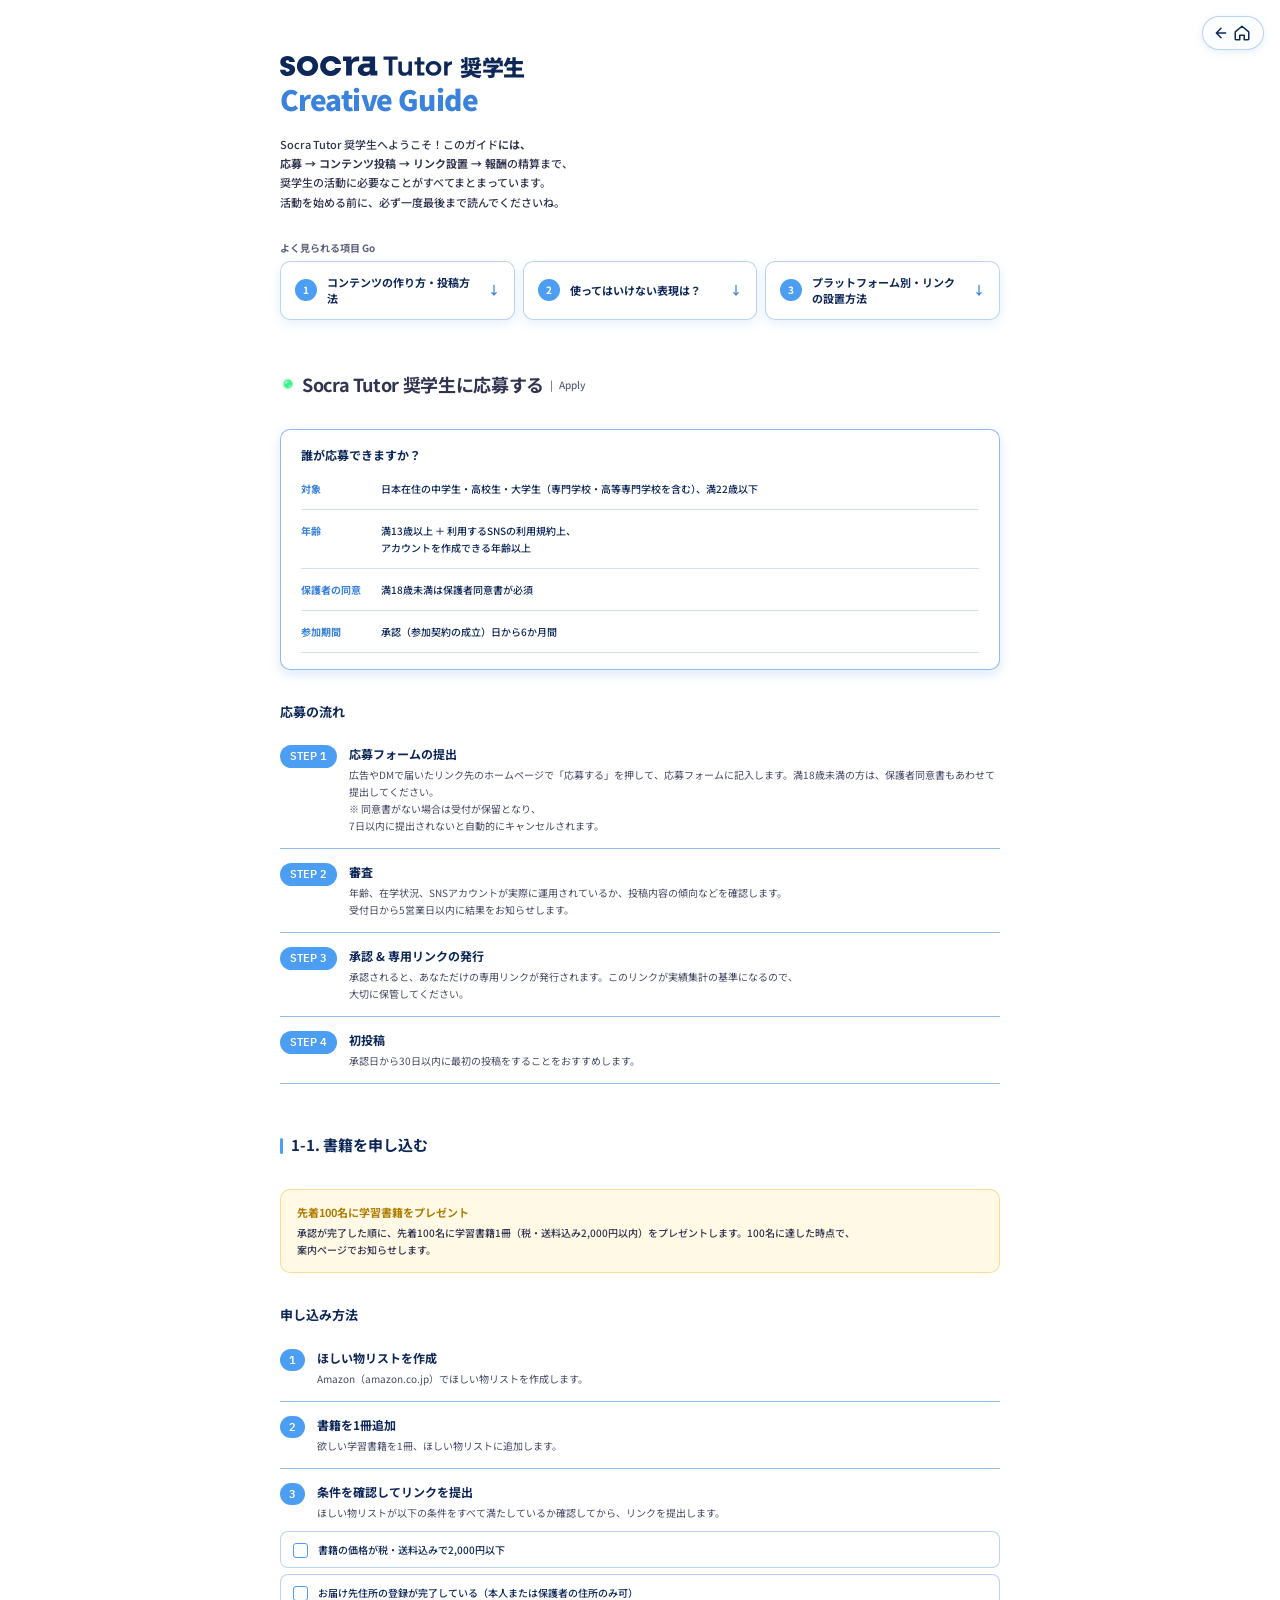
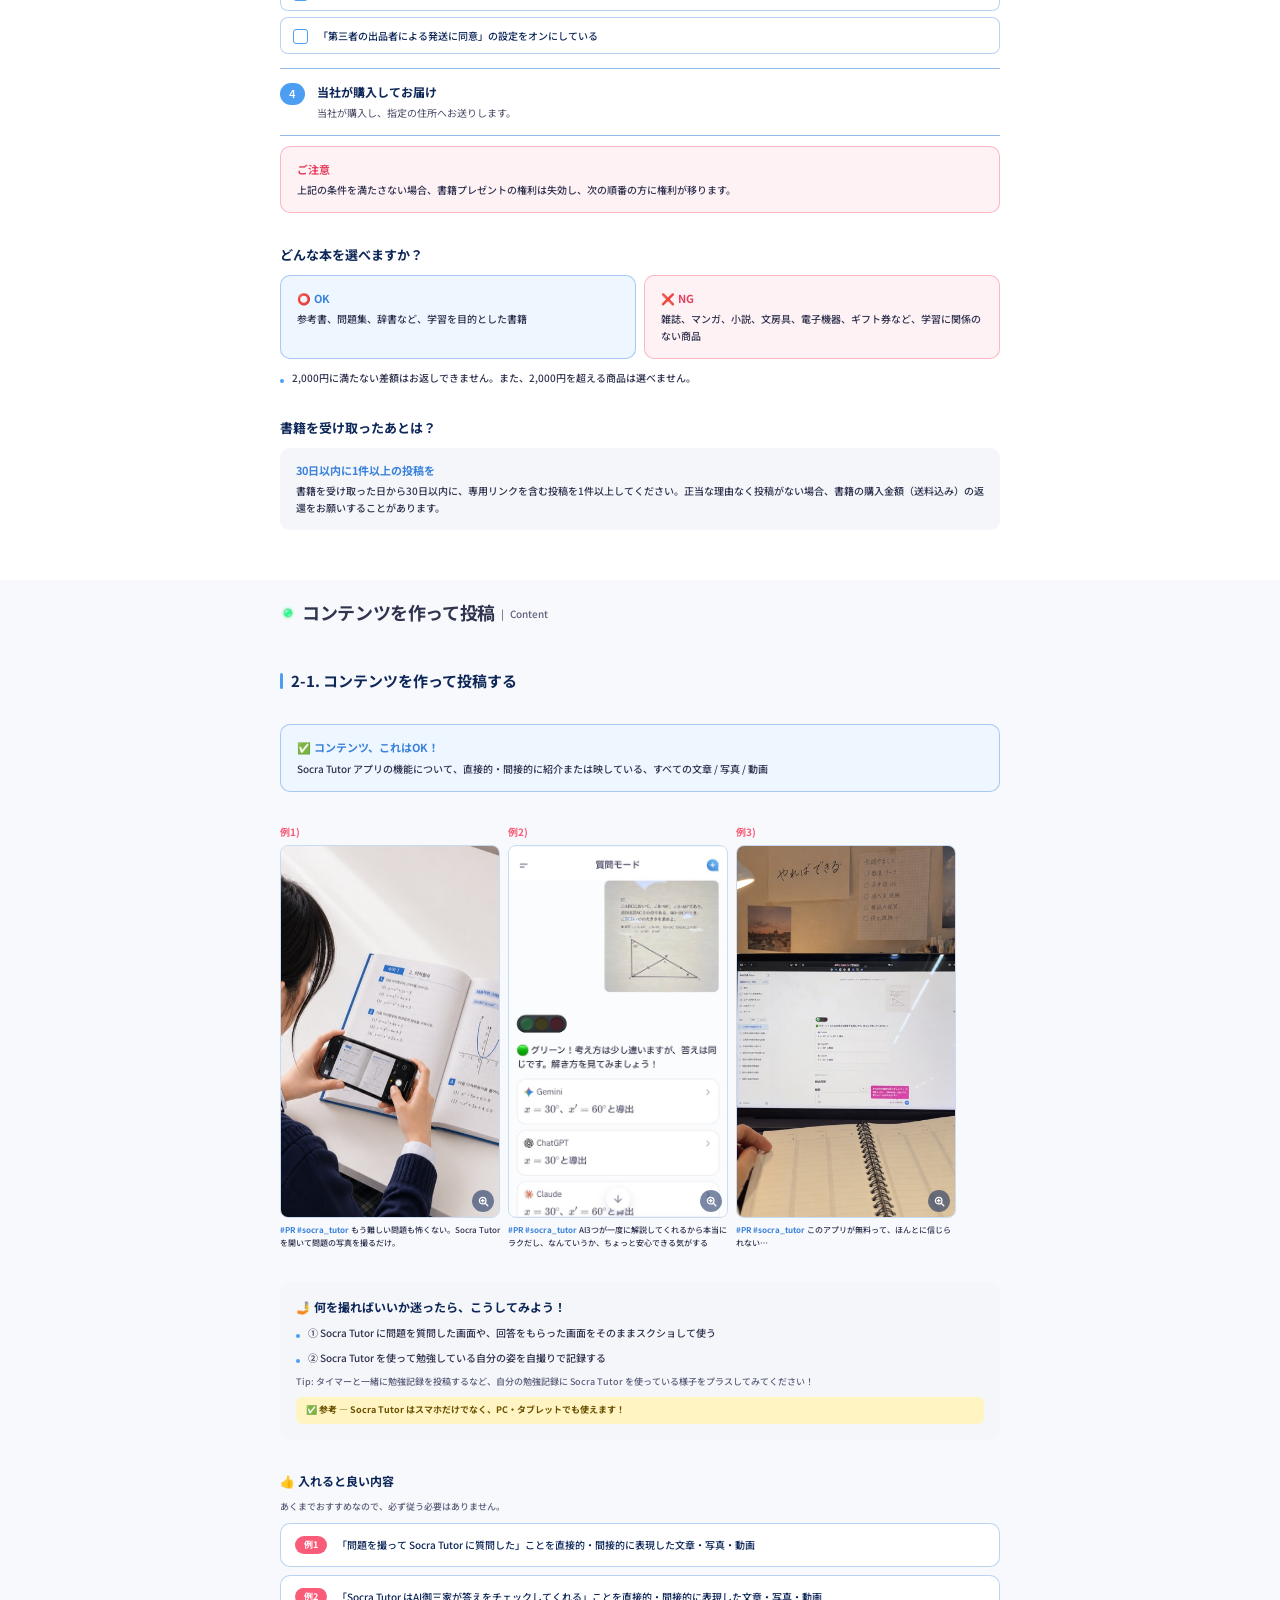
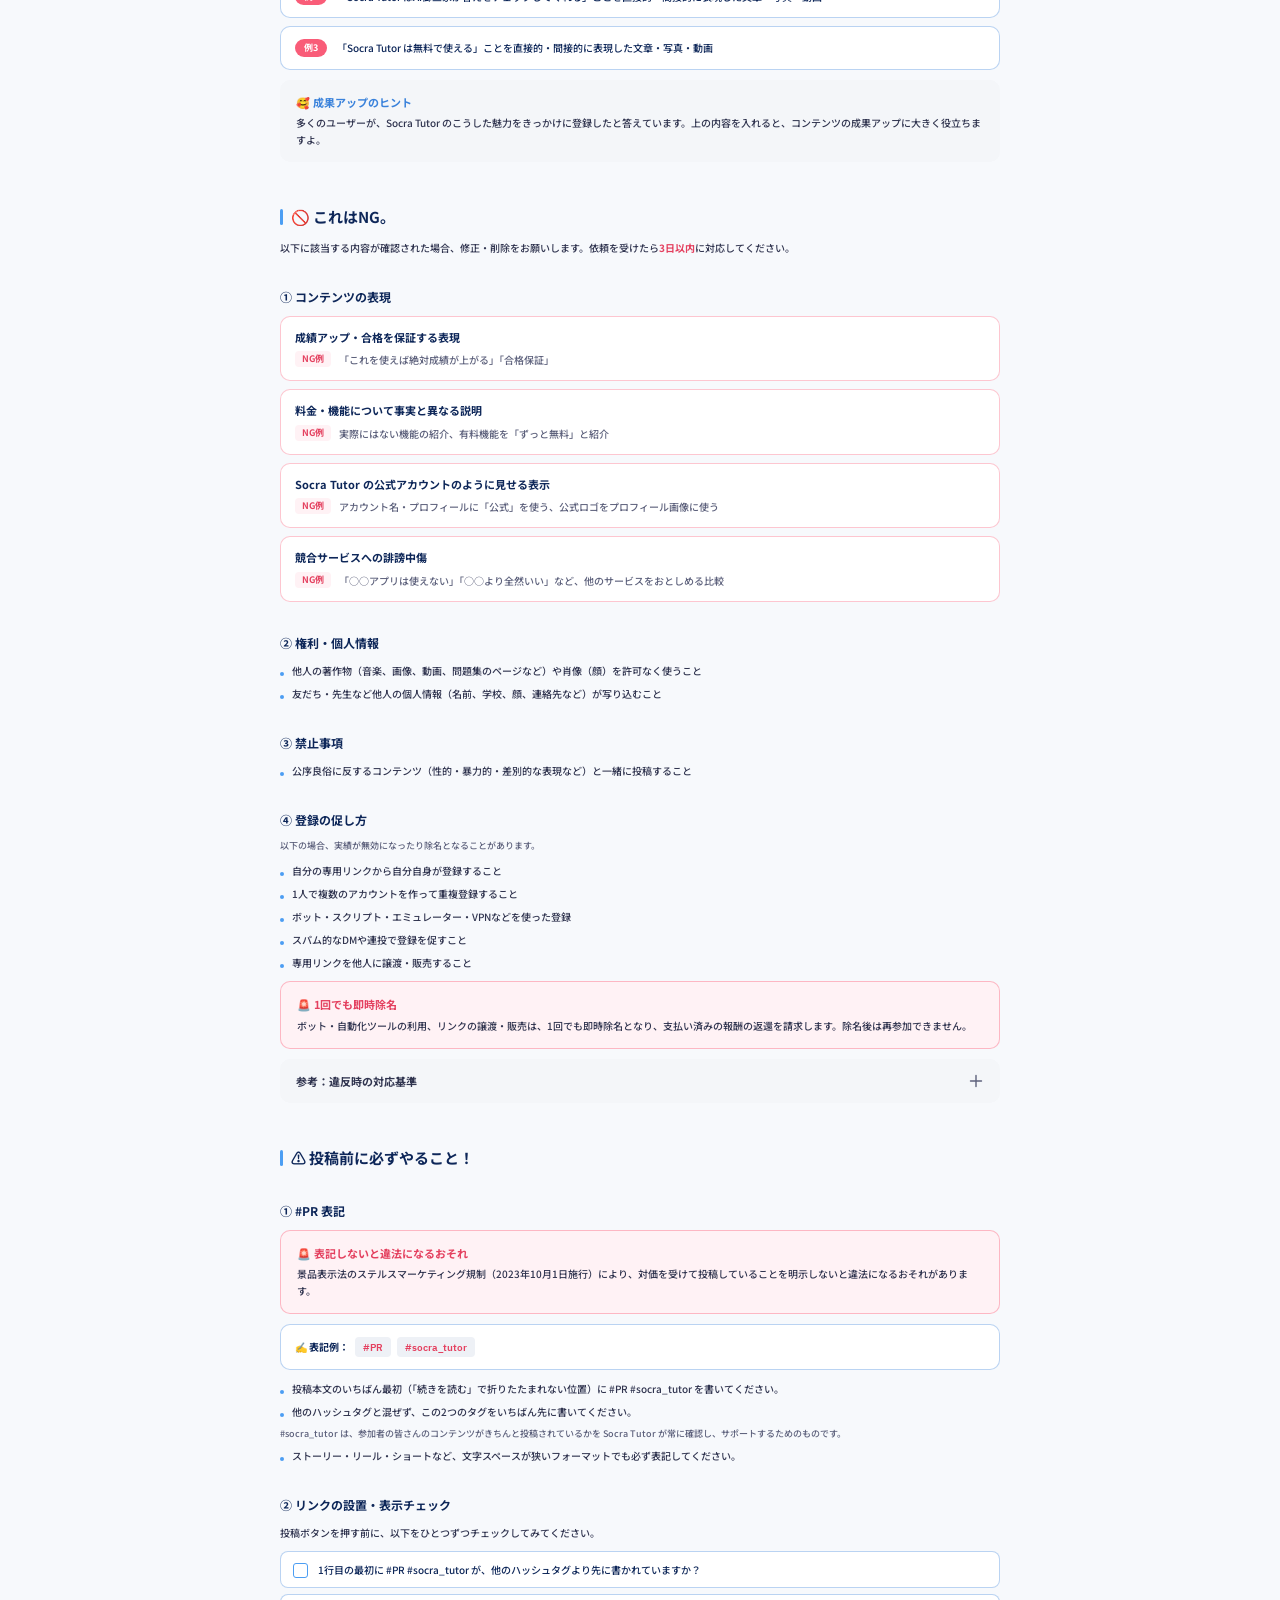
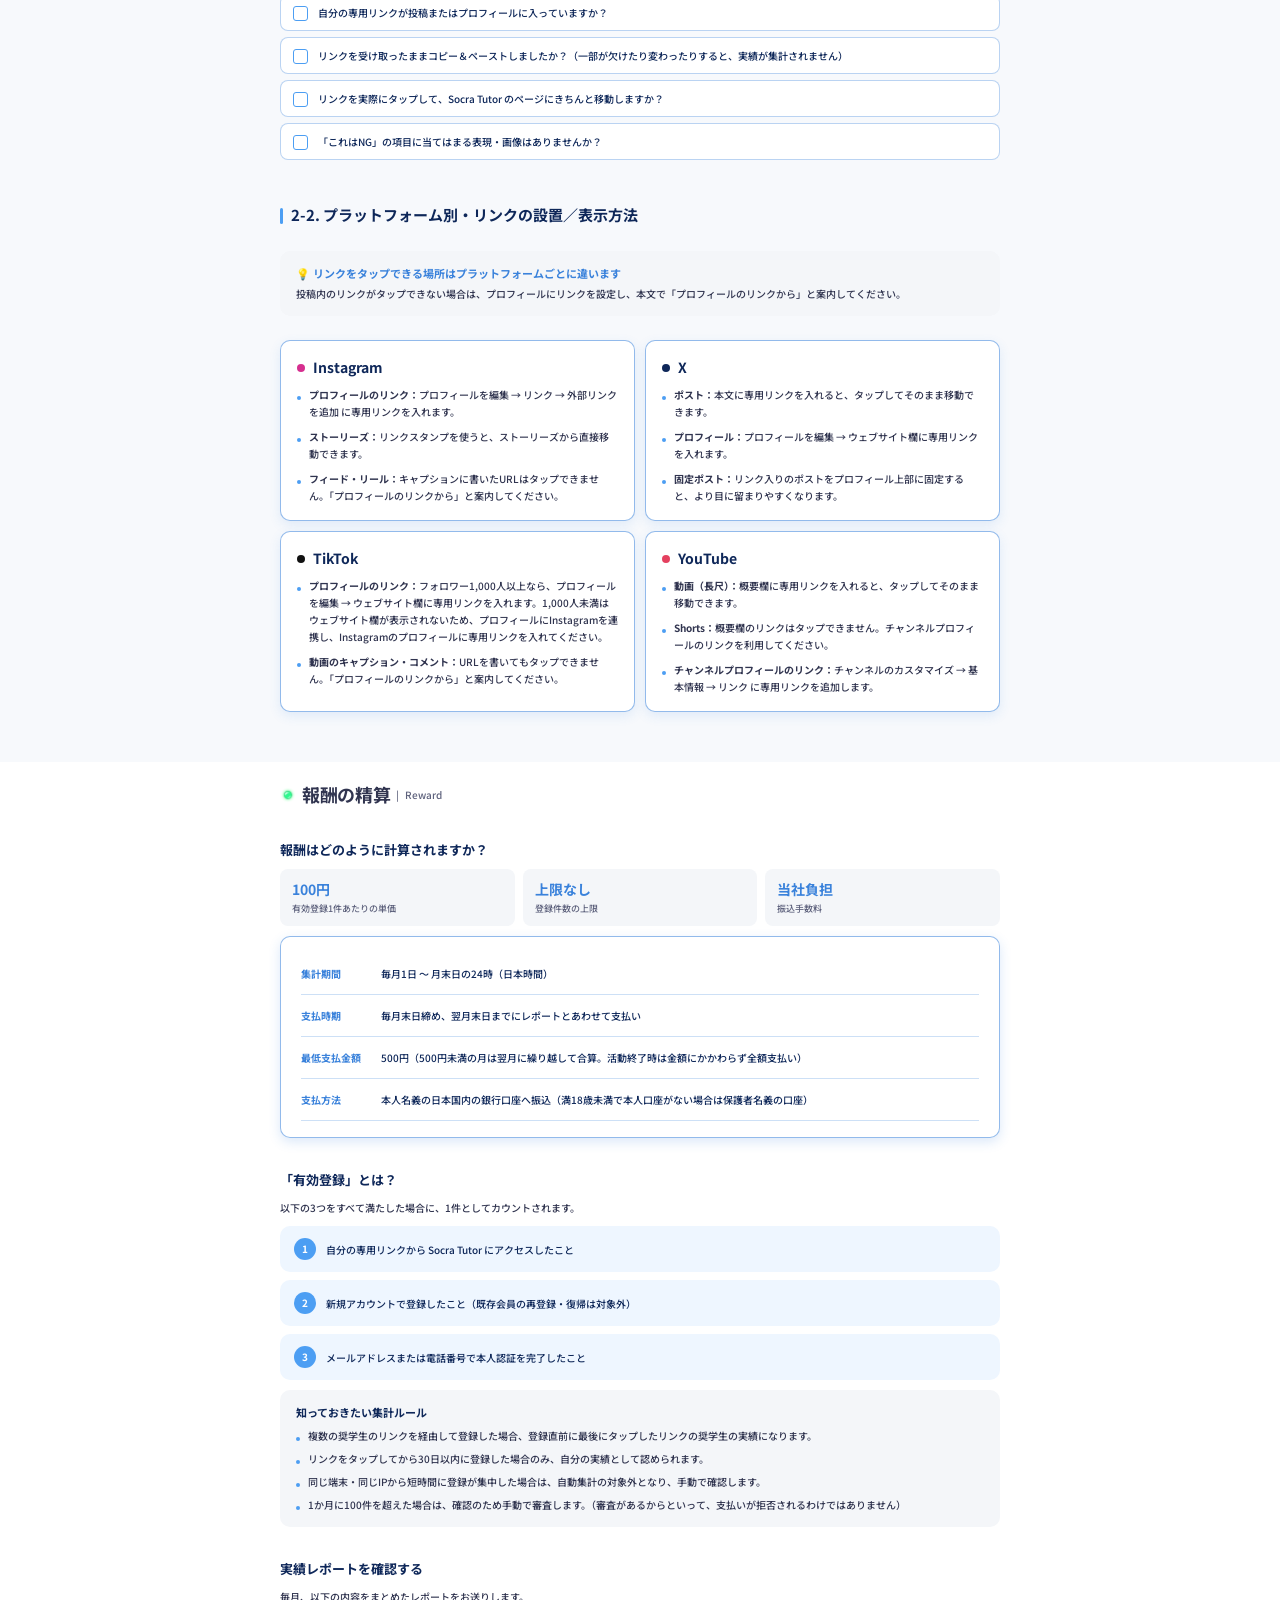
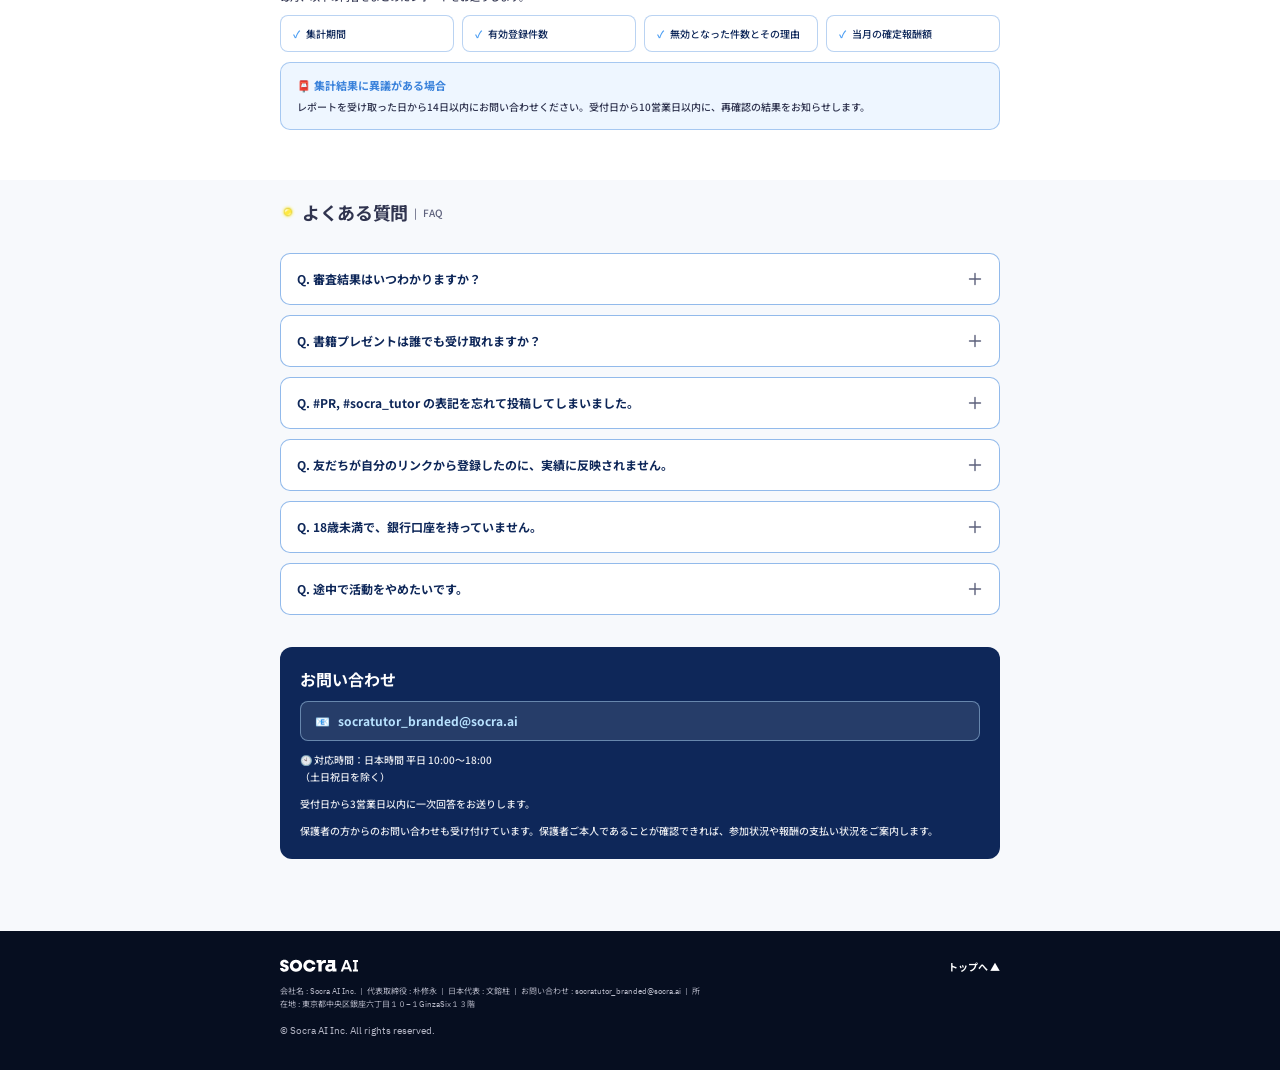
<file: guide/index.html>
<!DOCTYPE html>
<html lang="ja" data-scholarship-page="guide">
<head>
<meta charset="UTF-8">
<meta name="viewport" content="width=device-width, initial-scale=1">
<title>Socra Tutor 奨学生 Creative Guide</title>
<meta name="description" content="Socra Tutor 奨学生の応募からコンテンツ投稿、リンク設置、報酬の精算までをまとめたガイドです。">
<link rel="preconnect" href="https://fonts.googleapis.com">
<link rel="preconnect" href="https://fonts.gstatic.com" crossorigin>
<link href="https://fonts.googleapis.com/css2?family=Noto+Sans+JP:wght@300;400;500;700;900&family=IBM+Plex+Sans+KR:wght@400;600&display=swap" rel="stylesheet">
<style>
/* Figma 「Home JP — Mobile — Creative guide(375)」 기준. 본문 폭은 최대 720px, 좌우 여백 20px */
:root{
  --blue-50:#eef6ff; --blue-500:#4c9ef3; --blue-550:#3a82db; --blue-700:#0e2759;
  --gray-50:#f4f6f9; --gray-bg:#f7f9fc; --gray-700:#5d617c; --gray-800:#464a65; --gray-900:#30344f;
  --red-500:#f95c78; --red-600:#e4405f;
  --line:rgba(58,130,219,.55); --line-soft:rgba(58,130,219,.35);
  --ff:'Noto Sans JP',sans-serif; --ff-plex:'IBM Plex Sans KR','Noto Sans JP',sans-serif;
}
*{box-sizing:border-box;margin:0;padding:0}
html{scroll-behavior:smooth;-webkit-text-size-adjust:100%;text-size-adjust:100%}
body{background:#fff;font-family:var(--ff);color:var(--gray-900);-webkit-font-smoothing:antialiased}
img{display:block;max-width:100%}
a{color:inherit;text-decoration:none}
button{font:inherit;color:inherit;background:none;border:0;cursor:pointer;text-align:left}
ul,ol{list-style:none}
b,strong{font-weight:700}

.sec{padding:20px 20px 50px}
.sec.tint{background:var(--gray-bg)}
.wrap{max-width:720px;margin:0 auto;display:flex;flex-direction:column}
.stack{display:flex;flex-direction:column}
.g4{gap:4px}.g6{gap:6px}.g8{gap:8px}.g10{gap:10px}.g24{gap:24px}.g32{gap:32px}

/* ---------- 공통 컴포넌트 ---------- */
.sec-head{display:flex;align-items:center;gap:6px}
.sec-head img{width:16px;height:16px;flex:none}
.sec-head h2{font-size:18px;font-weight:700;line-height:1.4;letter-spacing:-.02em;color:var(--gray-900)}
.sec-head span{font-size:10px;font-weight:500;line-height:1.5;color:var(--gray-700);white-space:pre}
.sub-head{display:flex;align-items:center;gap:8px;scroll-margin-top:16px}
.sub-head::before{content:"";width:3px;height:16px;border-radius:2px;background:var(--blue-500);flex:none}
.sub-head h3{font-size:15px;font-weight:700;line-height:1.5;color:var(--blue-700)}
.part-title{font-size:13px;font-weight:700;line-height:1.5;color:var(--blue-700)}
.part-title.s12{font-size:12px}
.note{font-size:9px;font-weight:500;line-height:1.5;color:var(--gray-700)}
.text{font-size:10px;font-weight:500;line-height:1.7;color:var(--gray-900)}
.em-red{font-weight:700;color:var(--red-600)}

.callout{display:flex;flex-direction:column;gap:4px;padding:14px 16px;border-radius:10px;background:var(--gray-50)}
.callout .t{font-size:11px;font-weight:700;line-height:1.5;color:var(--blue-550)}
.callout .b{font-size:10px;font-weight:500;line-height:1.7;color:var(--gray-900)}
.callout.hl{background:var(--blue-50);border:.5px solid rgba(58,130,219,.4)}
.callout.warn{background:#fff2f5;border:.5px solid rgba(249,92,120,.4)}
.callout.warn .t{color:var(--red-600)}
.callout.notice{background:#fff9e6;border:.5px solid rgba(245,180,0,.4)}
.callout.notice .t{color:#b07d00}

.bullet{display:flex;gap:8px;align-items:flex-start}
.bullet::before{content:"";flex:none;width:4px;height:11px;margin-top:3px;background:url(/guide/assets/dot.svg) center/4px 11px no-repeat}
.bullet p{font-size:10px;font-weight:500;line-height:1.7;color:var(--gray-900)}

.check{display:flex;gap:10px;align-items:flex-start;padding:9px 12px;border-radius:8px;background:#fff;border:.5px solid var(--line-soft)}
.check::before{content:"";flex:none;width:13px;height:13px;margin-top:2px;border:1.2px solid var(--blue-500);border-radius:3px}
.check p{font-size:10px;font-weight:500;line-height:1.7;color:var(--blue-700)}

.steps{display:flex;flex-direction:column}
.step{display:flex;gap:12px;align-items:flex-start;padding:14px 0;border-bottom:.5px solid var(--line)}
.pill{flex:none;padding:3px 10px;border-radius:99px;background:var(--blue-500);font-family:var(--ff-plex);font-size:11px;font-weight:600;line-height:1.5;color:#fff;white-space:nowrap}
.pill.num{padding:3px 9px}
.step .body{flex:1;min-width:0;display:flex;flex-direction:column;gap:3px}
.step .body h4{font-size:12px;font-weight:700;line-height:1.5;color:var(--blue-700)}
.step .body p{font-size:10px;font-weight:400;line-height:1.7;color:var(--gray-800)}

.card{display:flex;flex-direction:column;gap:4px;padding:16px 20px;border-radius:10px;background:rgba(255,255,255,.9);border:.5px solid var(--line);box-shadow:0 4px 12px rgba(58,130,219,.18)}
.card > h4{font-size:12px;font-weight:700;line-height:1.5;color:var(--blue-700)}
.kv{display:flex;gap:12px;align-items:flex-start;padding:12px 0;border-bottom:.5px solid rgba(58,130,219,.25);font-size:10px;line-height:1.7}
.kv dt{flex:none;width:68px;font-weight:700;color:var(--blue-550)}
.kv dd{flex:1;min-width:0;font-weight:500;color:var(--blue-700)}

.split{display:flex;flex-wrap:wrap;gap:8px}
.split > *{flex:1 1 0;min-width:220px}

/* ---------- Hero ---------- */
.hero{position:relative;padding:55px 20px 32px}
.home-btn{position:absolute;top:16px;right:16px;display:flex;align-items:center;gap:4px;padding:7px 12px 7px 10px;border-radius:99px;background:rgba(255,255,255,.9);border:.5px solid var(--line-soft);filter:drop-shadow(0 2px 4px rgba(58,130,219,.15))}
.home-btn img{width:16px;height:16px}
.home-btn img + img{width:18px;height:18px}
.title-row{display:flex;align-items:center;gap:8px}
.title-row img{width:172px;height:20px}
.title-row span{font-size:22px;font-weight:900;line-height:1;letter-spacing:-.02em;color:var(--blue-700)}
.hero h1{margin-top:4px;font-size:28px;font-weight:900;line-height:1.35;letter-spacing:-.02em;color:var(--blue-550)}
.hero .lead{margin-top:16px;font-size:11px;font-weight:500;line-height:1.75;color:var(--gray-900)}
.quick{margin-top:28px;display:flex;flex-direction:column;gap:6px}
.quick > p{font-size:10px;font-weight:700;line-height:1.5;color:var(--gray-700)}
.quick-links{display:flex;flex-wrap:wrap;gap:8px}
.quick-links a{flex:1 1 0;min-width:220px;display:flex;align-items:center;gap:10px;padding:12px 14px;border-radius:10px;background:rgba(255,255,255,.85);border:.5px solid var(--line-soft);box-shadow:0 4px 12px rgba(58,130,219,.12)}
.quick-links .n{flex:none;display:flex;align-items:center;justify-content:center;width:22px;height:22px;border-radius:99px;background:var(--blue-500);font-size:10px;font-weight:700;line-height:1;color:#fff}
.quick-links .l{flex:1;font-size:11px;font-weight:700;line-height:1.5;color:var(--blue-700)}
.quick-links .arr{font-size:12px;font-weight:700;line-height:1;color:var(--blue-550)}
.quick-links a:hover{border-color:var(--blue-550)}

/* ---------- 2-1 예시 ---------- */
.examples{display:flex;flex-wrap:wrap;gap:12px 8px}
.example{flex:1 1 0;min-width:96px;max-width:220px;display:flex;flex-direction:column;gap:6px}
.example > b{font-size:10px;line-height:1.5;color:var(--red-500)}
.example .zoom{position:relative;display:block;width:100%;padding:0;border-radius:8px;cursor:zoom-in}
.example img{width:100%;height:auto;aspect-ratio:106/180;object-fit:cover;border-radius:8px;border:.5px solid rgba(58,130,219,.25)}
.example .zoom::after{content:"";position:absolute;right:6px;bottom:6px;width:22px;height:22px;border-radius:99px;background:rgba(14,39,89,.55) url("data:image/svg+xml,%3Csvg xmlns='http://www.w3.org/2000/svg' viewBox='0 0 24 24' fill='none' stroke='white' stroke-width='2.4' stroke-linecap='round'%3E%3Ccircle cx='10.5' cy='10.5' r='6'/%3E%3Cpath d='M15 15l5 5M10.5 8v5M8 10.5h5'/%3E%3C/svg%3E") center/13px no-repeat}
.example .zoom:hover img{filter:brightness(.95)}

/* ---------- 이미지 크게 보기 팝업 ---------- */
.lightbox{position:fixed;inset:0;width:100%;height:100%;max-width:none;max-height:none;margin:0;padding:0;border:0;background:transparent;overflow:hidden}
.lightbox::backdrop{background:rgba(6,14,32,.82)}
.lightbox[open]{display:flex;align-items:center;justify-content:center}
.lightbox img{max-width:min(92vw,560px);max-height:88vh;width:auto;height:auto;border-radius:10px;box-shadow:0 12px 40px rgba(0,0,0,.35);cursor:zoom-out}
.lightbox .close{position:absolute;top:14px;right:14px;width:40px;height:40px;border-radius:99px;background:rgba(255,255,255,.15);color:#fff;font-size:22px;line-height:40px;text-align:center}
.lightbox .close:hover{background:rgba(255,255,255,.28)}
.example p{font-size:8px;font-weight:500;line-height:1.6;color:var(--gray-900)}
.example p b{color:var(--blue-550)}
.tips{display:flex;flex-direction:column;gap:8px;padding:16px;border-radius:10px;background:var(--gray-50)}
.tips > h4{font-size:12px;font-weight:700;line-height:1.5;color:var(--blue-700)}
.tips .tip{font-size:9px;font-weight:500;line-height:1.7;color:var(--gray-700)}
.device-note{padding:6px 10px;border-radius:6px;background:#fff4c2;font-size:9px;font-weight:700;line-height:1.6;color:#6b5200}
.tag-row{display:flex;gap:10px;align-items:center;padding:12px 14px;border-radius:10px;background:#fff;border:.5px solid var(--line-soft)}
.tag{flex:none;padding:2px 9px;border-radius:99px;background:var(--red-500);font-size:9px;font-weight:700;line-height:1.5;color:#fff;white-space:nowrap}
.tag-row p{flex:1;font-size:10px;font-weight:500;line-height:1.7;color:var(--blue-700)}

/* ---------- NG ---------- */
.ng{display:flex;flex-direction:column;gap:6px;padding:12px 14px;border-radius:10px;background:#fff;border:.5px solid rgba(249,92,120,.35)}
.ng h5{font-size:11px;font-weight:700;line-height:1.5;color:var(--blue-700)}
.ng .ex{display:flex;gap:8px;align-items:flex-start}
.ng .ex i{flex:none;padding:1px 7px;border-radius:4px;background:#fff2f5;font-style:normal;font-size:9px;font-weight:700;line-height:1.6;color:var(--red-600)}
.ng .ex p{flex:1;font-size:10px;font-weight:500;line-height:1.7;color:var(--gray-700)}

/* ---------- 아코디언 (違反時の対応基準 등) ---------- */
.acc{border-radius:10px;background:var(--gray-50)}
.acc > button{width:100%;display:flex;gap:12px;align-items:center;padding:14px 16px;font-size:11px;font-weight:700;line-height:1.5;color:var(--gray-900)}
.acc > button span{flex:1}
.acc > button i{flex:none;width:16px;height:16px;background:url(/guide/assets/icon-plus.svg) center/16px no-repeat}
.acc.open > button i{background-image:url(/guide/assets/icon-minus.svg)}
.acc .panel{display:none;padding:0 16px 14px}
.acc.open .panel{display:block}
.vrow{display:flex;flex-direction:column;gap:6px;padding:10px 0;border-bottom:.5px solid rgba(58,130,219,.2)}
.vrow:first-child{padding-top:4px}
.vrow h6{font-size:10px;font-weight:700;line-height:1.5;color:var(--blue-700)}
.chips{display:flex;flex-wrap:wrap;gap:6px}
.chip{display:flex;gap:4px;padding:2px 8px;border-radius:99px;background:#fff;border:.5px solid rgba(58,130,219,.4);font-size:9px;line-height:1.6;white-space:nowrap}
.chip b{color:var(--gray-700)}
.chip span{font-weight:500;color:var(--blue-700)}
.chip.red{background:#fff2f5;border-color:rgba(249,92,120,.4)}
.chip.red span{color:var(--red-600)}
.acc .foot{margin-top:8px;font-size:9px;font-weight:500;line-height:1.7;color:var(--gray-700)}
.code-row{display:flex;flex-wrap:wrap;gap:6px;align-items:center;padding:12px 14px;border-radius:10px;background:#fff;border:.5px solid var(--line-soft)}
.code-row b{font-size:10px;line-height:1.6;color:var(--blue-700)}
.code-row code{padding:2px 8px;border-radius:4px;background:#eef1f6;font-family:var(--ff-plex);font-size:10px;font-weight:600;line-height:1.6;color:var(--red-600)}
.pf-grid{display:flex;flex-wrap:wrap;gap:10px}
.pf{flex:1 1 0;min-width:280px;display:flex;flex-direction:column;gap:8px;padding:16px;border-radius:10px;background:#fff;border:.5px solid var(--line);box-shadow:0 4px 12px rgba(58,130,219,.12)}
.pf h4{display:flex;align-items:center;gap:8px;font-size:14px;font-weight:700;line-height:1.5;color:var(--blue-700)}
.pf h4 i{width:8px;height:8px;border-radius:50%;flex:none}
/* ---------- 3. Reward ---------- */
.stats{display:flex;flex-wrap:wrap;gap:8px}
.stats > div{flex:1 1 0;min-width:96px;display:flex;flex-direction:column;gap:2px;padding:10px 12px;border-radius:8px;background:var(--gray-50);line-height:1.5}
.stats b{font-size:14px;color:var(--blue-550);white-space:nowrap}
.stats p{font-size:9px;font-weight:500;color:var(--gray-700)}
.cond{display:flex;gap:10px;align-items:center;padding:12px 14px;border-radius:10px;background:var(--blue-50)}
.cond span{flex:none;display:flex;align-items:center;justify-content:center;width:22px;height:22px;border-radius:99px;background:var(--blue-500);font-size:10px;font-weight:700;line-height:1;color:#fff}
.cond p{flex:1;font-size:10px;font-weight:500;line-height:1.7;color:var(--blue-700)}
.rules{display:flex;flex-direction:column;gap:6px;padding:14px 16px;border-radius:10px;background:var(--gray-50)}
.rules h5{font-size:11px;font-weight:700;line-height:1.5;color:var(--blue-700)}
.report{display:flex;flex-wrap:wrap;gap:8px}
.report > div{flex:1 1 0;min-width:150px;display:flex;gap:6px;align-items:center;padding:10px 12px;border-radius:8px;background:#fff;border:.5px solid var(--line-soft);font-size:10px;line-height:1.5}
.report b{color:var(--blue-500)}
.report p{flex:1;font-weight:500;color:var(--blue-700)}

/* ---------- 4. FAQ ---------- */
.faq{display:flex;flex-direction:column;gap:8px;padding:16px;border-radius:10px;background:#fff;border:.5px solid var(--line)}
.faq > button{display:flex;gap:12px;align-items:center;width:100%;font-size:12px;font-weight:700;line-height:1.5;color:var(--blue-700)}
.faq > button span{flex:1}
.faq > button i{flex:none;width:16px;height:16px;background:url(/guide/assets/icon-plus.svg) center/16px no-repeat}
.faq.open > button i{background-image:url(/guide/assets/icon-minus.svg)}
.faq .ans{display:none;font-size:10px;font-weight:500;line-height:1.7;color:var(--gray-700)}
.faq.open .ans{display:block}
.contact{display:flex;flex-direction:column;gap:10px;padding:20px;border-radius:12px;background:var(--blue-700);color:#fff}
.contact h4{font-size:16px;font-weight:700;line-height:1.5}
.contact .mail{display:flex;gap:8px;align-items:center;padding:10px 14px;border-radius:8px;background:rgba(255,255,255,.1);border:.5px solid rgba(184,226,255,.45);font-size:12px;font-weight:700;line-height:1.5}
.contact .mail b{flex:1;min-width:0;color:#b8e2ff;overflow-wrap:anywhere}
.contact > p{font-size:10px;font-weight:500;line-height:1.7;opacity:.9}

/* ---------- Footer ---------- */
.footer{background:#060e20;padding:28px 20px 32px}
.footer .wrap{flex-direction:row;justify-content:space-between;align-items:flex-start;gap:56px}
.footer .inner{flex:1;min-width:0;max-width:420px;display:flex;flex-direction:column;gap:12px}
.footer .logo{width:78px;height:14.3px}
.footer p{font-family:var(--ff-plex);font-size:8px;line-height:1.65;color:#b5b7c6;white-space:pre-wrap}
.footer .copy{font-size:10px;line-height:1.5}
.footer .top{flex:none;font-size:10px;font-weight:700;line-height:1.65;color:#fff;white-space:nowrap}
.footer .top:hover{text-decoration:underline}
</style>
<link rel="stylesheet" href="/assets/scholarship-embed.css">
</head>
<body>

<!-- ================= Hero ================= -->
<header class="hero" id="top">
  <a class="home-btn" href="https://socratutor.ai/event/scholarship" target="_top" aria-label="奨学生募集ページに戻る"><img src="/guide/assets/icon-arrow-left.svg" alt=""><img src="/guide/assets/icon-home.svg" alt=""></a>
  <div class="wrap">
    <div class="title-row"><img src="/guide/assets/logo-tutor.svg" alt="Socra Tutor" width="172" height="20"><span>奨学生</span></div>
    <h1>Creative Guide</h1>
    <p class="lead">Socra Tutor 奨学生へようこそ！このガイド<b>には、</b><br><b>応募 → コンテンツ投稿 → リンク設置 → 報酬</b>の精算まで、<br>奨学生の活動に必要なことがすべてまとまっています。<br>活動を始める前に、必ず一度最後まで読んでくださいね。</p>
    <nav class="quick" aria-label="よく見られる項目">
      <p>よく見られる項目 Go</p>
      <div class="quick-links">
        <a href="#create"><span class="n">1</span><span class="l">コンテンツの作り方・投稿方法</span><span class="arr">↓</span></a>
        <a href="#ng"><span class="n">2</span><span class="l">使ってはいけない表現は？</span><span class="arr">↓</span></a>
        <a href="#platforms"><span class="n">3</span><span class="l">プラットフォーム別・リンクの設置方法</span><span class="arr">↓</span></a>
      </div>
    </nav>
  </div>
</header>

<main>
<!-- ================= 1. Apply ================= -->
<section class="sec" id="apply">
  <div class="wrap g32">
    <div class="sec-head"><img src="/assets/light.png" alt=""><h2>Socra Tutor 奨学生に応募する</h2><span>|   Apply</span></div>

    <div class="card">
      <h4>誰が応募できますか？</h4>
      <dl>
        <div class="kv"><dt>対象</dt><dd>日本在住の中学生・高校生・大学生（専門学校・高等専門学校を含む）、満22歳以下</dd></div>
        <div class="kv"><dt>年齢</dt><dd>満13歳以上 ＋ 利用するSNSの利用規約上、<br>アカウントを作成できる年齢以上</dd></div>
        <div class="kv"><dt>保護者の同意</dt><dd>満18歳未満は保護者同意書が必須</dd></div>
        <div class="kv"><dt>参加期間</dt><dd>承認（参加契約の成立）日から6か月間</dd></div>
      </dl>
    </div>

    <div class="stack g10">
      <h3 class="part-title">応募の流れ</h3>
      <ol class="steps">
        <li class="step"><span class="pill">STEP 1</span><div class="body"><h4>応募フォームの提出</h4><p>広告やDMで届いたリンク先のホームページで「応募する」を押して、応募フォームに記入します。満18歳未満の方は、保護者同意書もあわせて提出してください。<br>※ 同意書がない場合は受付が保留となり、<br>7日以内に提出されないと自動的にキャンセルされます。</p></div></li>
        <li class="step"><span class="pill">STEP 2</span><div class="body"><h4>審査</h4><p>年齢、在学状況、SNSアカウントが実際に運用されているか、投稿内容の傾向などを確認します。<br>受付日から5営業日以内に結果をお知らせします。</p></div></li>
        <li class="step"><span class="pill">STEP 3</span><div class="body"><h4>承認 &amp; 専用リンクの発行</h4><p>承認されると、あなただけの専用リンクが発行されます。このリンクが実績集計の基準になるので、<br>大切に保管してください。</p></div></li>
        <li class="step"><span class="pill">STEP 4</span><div class="body"><h4>初投稿</h4><p>承認日から30日以内に最初の投稿をすることをおすすめします。</p></div></li>
      </ol>
    </div>

    <div class="stack g32" style="padding-top:18px">
      <div class="sub-head" id="book"><h3>1-1. 書籍を申し込む</h3></div>
      <div class="callout notice"><p class="t">先着100名に学習書籍をプレゼント</p><p class="b">承認が完了した順に、先着100名に学習書籍1冊（税・送料込み2,000円以内）をプレゼントします。100名に達した時点で、<br>案内ページでお知らせします。</p></div>

      <div class="stack g10">
        <h3 class="part-title">申し込み方法</h3>
        <ol class="steps">
          <li class="step"><span class="pill num">1</span><div class="body"><h4>ほしい物リストを作成</h4><p>Amazon（amazon.co.jp）でほしい物リストを作成します。</p></div></li>
          <li class="step"><span class="pill num">2</span><div class="body"><h4>書籍を1冊追加</h4><p>欲しい学習書籍を1冊、ほしい物リストに追加します。</p></div></li>
          <li class="step" style="flex-wrap:wrap;row-gap:10px">
            <span class="pill num">3</span><div class="body"><h4>条件を確認してリンクを提出</h4><p>ほしい物リストが以下の条件をすべて満たしているか確認してから、リンクを提出します。</p></div>
            <div class="stack g6" style="width:100%">
              <div class="check"><p>書籍の価格が税・送料込みで2,000円以下</p></div>
              <div class="check"><p>お届け先住所の登録が完了している（本人または保護者の住所のみ可）</p></div>
              <div class="check"><p>「第三者の出品者による発送に同意」の設定をオンにしている</p></div>
            </div>
          </li>
          <li class="step"><span class="pill num">4</span><div class="body"><h4>当社が購入してお届け</h4><p>当社が購入し、指定の住所へお送りします。</p></div></li>
        </ol>
        <div class="callout warn"><p class="t">ご注意</p><p class="b">上記の条件を満たさない場合、書籍プレゼントの権利は失効し、次の順番の方に権利が移ります。</p></div>
      </div>

      <div class="stack g10">
        <h3 class="part-title">どんな本を選べますか？</h3>
        <div class="split">
          <div class="callout hl"><p class="t">⭕ OK</p><p class="b">参考書、問題集、辞書など、学習を目的とした書籍</p></div>
          <div class="callout warn"><p class="t">❌ NG</p><p class="b">雑誌、マンガ、小説、文房具、電子機器、ギフト券など、学習に関係のない商品</p></div>
        </div>
        <div class="bullet"><p>2,000円に満たない差額はお返しできません。また、2,000円を超える商品は選べません。</p></div>
      </div>

      <div class="stack g10">
        <h3 class="part-title">書籍を受け取ったあとは？</h3>
        <div class="callout"><p class="t">30日以内に1件以上の投稿を</p><p class="b">書籍を受け取った日から30日以内に、専用リンクを含む投稿を1件以上してください。正当な理由なく投稿がない場合、書籍の購入金額（送料込み）の返還をお願いすることがあります。</p></div>
      </div>
    </div>
  </div>
</section>

<!-- ================= 2. Content ================= -->
<section class="sec tint" id="content">
  <div class="wrap g24">
    <div class="sec-head"><img src="/assets/light.png" alt=""><h2>コンテンツを作って投稿</h2><span>|   Content</span></div>

    <!-- 2-1 -->
    <div class="stack g32" style="padding-top:20px">
      <div class="sub-head" id="create"><h3>2-1. コンテンツを作って投稿する</h3></div>
      <div class="callout hl"><p class="t">✅ コンテンツ、これはOK！</p><p class="b">Socra Tutor アプリの機能について、直接的・間接的に紹介または映している、すべての文章 / 写真 / 動画</p></div>
      <div class="examples">
        <figure class="example"><b>例1)</b><button type="button" class="zoom" data-full="/guide/assets/example-1-large.jpg" aria-label="画像を拡大する"><img src="/guide/assets/example-1.jpg" alt="例1：問題集をSocra Tutorで撮影している写真" loading="lazy"></button><p><b>#PR #socra_tutor</b> もう難しい問題も怖くない。Socra Tutor を開いて問題の写真を撮るだけ。</p></figure>
        <figure class="example"><b>例2)</b><button type="button" class="zoom" data-full="/guide/assets/example-2-large.jpg" aria-label="画像を拡大する"><img src="/guide/assets/example-2.jpg" alt="例2：Socra Tutorの回答画面のスクリーンショット" loading="lazy"></button><p><b>#PR #socra_tutor</b> AI3つが一度に解説してくれるから本当にラクだし、なんていうか、ちょっと安心できる気がする</p></figure>
        <figure class="example"><b>例3)</b><button type="button" class="zoom" data-full="/guide/assets/example-3-large.jpg?v=2" aria-label="画像を拡大する"><img src="/guide/assets/example-3.jpg?v=2" alt="例3：PCでSocra Tutorを使って勉強している写真" loading="lazy"></button><p><b>#PR #socra_tutor</b> このアプリが無料って、ほんとに信じられない…</p></figure>
      </div>
      <div class="tips">
        <h4>🤳 何を撮ればいいか迷ったら、こうしてみよう！</h4>
        <div class="bullet"><p>① Socra Tutor に問題を質問した画面や、回答をもらった画面をそのままスクショして使う</p></div>
        <div class="bullet"><p>② Socra Tutor を使って勉強している自分の姿を自撮りで記録する</p></div>
        <p class="tip">Tip: タイマーと一緒に勉強記録を投稿するなど、自分の勉強記録に Socra Tutor を使っている様子をプラスしてみてください！</p>
        <p class="device-note">✅ 参考 — Socra Tutor はスマホだけでなく、PC・タブレットでも使えます！</p>
      </div>
      <div class="stack g10">
        <h4 class="part-title s12">👍 入れると良い内容</h4>
        <p class="note">あくまでおすすめなので、必ず従う必要はありません。</p>
        <div class="stack g8">
          <div class="tag-row"><span class="tag">例1</span><p>「問題を撮って Socra Tutor に質問した」ことを直接的・間接的に表現した文章・写真・動画</p></div>
          <div class="tag-row"><span class="tag">例2</span><p>「Socra Tutor はAI御三家が答えをチェックしてくれる」ことを直接的・間接的に表現した文章・写真・動画</p></div>
          <div class="tag-row"><span class="tag">例3</span><p>「Socra Tutor は無料で使える」ことを直接的・間接的に表現した文章・写真・動画</p></div>
        </div>
        <div class="callout"><p class="t">🥰 成果アップのヒント</p><p class="b">多くのユーザーが、Socra Tutor のこうした魅力をきっかけに登録したと答えています。上の内容を入れると、コンテンツの成果アップに大きく役立ちますよ。</p></div>
      </div>
    </div>

    <!-- NG Rules -->
    <div class="stack g32" style="padding-top:20px">
      <div class="stack g10">
        <div class="sub-head" id="ng"><h3>🚫 これはNG。</h3></div>
        <p class="text">以下に該当する内容が確認された場合、修正・削除をお願いします。依頼を受けたら<span class="em-red">3日以内</span>に対応してください。</p>
      </div>
      <div class="stack g10">
        <h4 class="part-title s12">① コンテンツの表現</h4>
        <div class="stack g8">
          <div class="ng"><h5>成績アップ・合格を保証する表現</h5><div class="ex"><i>NG例</i><p>「これを使えば絶対成績が上がる」「合格保証」</p></div></div>
          <div class="ng"><h5>料金・機能について事実と異なる説明</h5><div class="ex"><i>NG例</i><p>実際にはない機能の紹介、有料機能を「ずっと無料」と紹介</p></div></div>
          <div class="ng"><h5>Socra Tutor の公式アカウントのように見せる表示</h5><div class="ex"><i>NG例</i><p>アカウント名・プロフィールに「公式」を使う、公式ロゴをプロフィール画像に使う</p></div></div>
          <div class="ng"><h5>競合サービスへの誹謗中傷</h5><div class="ex"><i>NG例</i><p>「○○アプリは使えない」「○○より全然いい」など、他のサービスをおとしめる比較</p></div></div>
        </div>
      </div>
      <div class="stack g10">
        <h4 class="part-title s12">② 権利・個人情報</h4>
        <div class="stack g6">
          <div class="bullet"><p>他人の著作物（音楽、画像、動画、問題集のページなど）や肖像（顔）を許可なく使うこと</p></div>
          <div class="bullet"><p>友だち・先生など他人の個人情報（名前、学校、顔、連絡先など）が写り込むこと</p></div>
        </div>
      </div>
      <div class="stack g10">
        <h4 class="part-title s12">③ 禁止事項</h4>
        <div class="bullet"><p>公序良俗に反するコンテンツ（性的・暴力的・差別的な表現など）と一緒に投稿すること</p></div>
      </div>
      <div class="stack g10">
        <h4 class="part-title s12">④ 登録の促し方</h4>
        <p class="note">以下の場合、実績が無効になったり除名となることがあります。</p>
        <div class="stack g6">
          <div class="bullet"><p>自分の専用リンクから自分自身が登録すること</p></div>
          <div class="bullet"><p>1人で複数のアカウントを作って重複登録すること</p></div>
          <div class="bullet"><p>ボット・スクリプト・エミュレーター・VPNなどを使った登録</p></div>
          <div class="bullet"><p>スパム的なDMや連投で登録を促すこと</p></div>
          <div class="bullet"><p>専用リンクを他人に譲渡・販売すること</p></div>
        </div>
        <div class="callout warn"><p class="t">🚨 1回でも即時除名</p><p class="b">ボット・自動化ツールの利用、リンクの譲渡・販売は、1回でも即時除名となり、支払い済みの報酬の返還を請求します。除名後は再参加できません。</p></div>
        <div class="acc">
          <button type="button" aria-expanded="false"><span>参考：違反時の対応基準</span><i aria-hidden="true"></i></button>
          <div class="panel">
            <div class="vrow"><h6>広告表記（#PR）の漏れ</h6><div class="chips"><span class="chip"><b>1回目</b><span>是正要求</span></span><span class="chip"><b>2回目</b><span>当月の報酬を保留</span></span><span class="chip red"><b>3回目</b><span>資格停止</span></span></div></div>
            <div class="vrow"><h6>ガイドライン違反の表現</h6><div class="chips"><span class="chip"><b>1回目</b><span>修正要求</span></span><span class="chip"><b>2回目</b><span>該当投稿経由の登録を無効</span></span><span class="chip red"><b>3回目</b><span>資格停止</span></span></div></div>
            <div class="vrow"><h6>自分自身の登録</h6><div class="chips"><span class="chip"><span>該当分を無効</span></span></div></div>
            <div class="vrow"><h6>ボット・自動化ツールの利用</h6><div class="chips"><span class="chip red"><span>即時除名および返還請求</span></span></div></div>
            <div class="vrow"><h6>リンクの譲渡・販売</h6><div class="chips"><span class="chip red"><span>即時除名および返還請求</span></span></div></div>
            <p class="foot">措置の前には理由をお伝えし、7日以内に弁明する機会を設けます。ただし、ボットの利用やリンク販売など明らかな場合は、即時に措置することがあります。</p>
          </div>
        </div>
      </div>
    </div>

    <!-- Before Posting -->
    <div class="stack g32" style="padding-top:20px">
      <div class="sub-head" id="before"><h3>⚠️ 投稿前に必ずやること！</h3></div>
      <div class="stack g10">
        <h4 class="part-title s12">① #PR 表記</h4>
        <div class="callout warn"><p class="t">🚨 表記しないと違法になるおそれ</p><p class="b">景品表示法のステルスマーケティング規制（2023年10月1日施行）により、対価を受けて投稿していることを明示しないと違法になるおそれがあります。</p></div>
        <div class="code-row"><b>✍️ 表記例：</b><code>#PR</code><code>#socra_tutor</code></div>
        <div class="stack g6">
          <div class="bullet"><p>投稿本文のいちばん最初（「続きを読む」で折りたたまれない位置）に #PR #socra_tutor を書いてください。</p></div>
          <div class="bullet"><p>他のハッシュタグと混ぜず、この2つのタグをいちばん先に書いてください。</p></div>
          <p class="note" style="line-height:1.7">#socra_tutor は、参加者の皆さんのコンテンツがきちんと投稿されているかを Socra Tutor が常に確認し、サポートするためのものです。</p>
          <div class="bullet"><p>ストーリー・リール・ショートなど、文字スペースが狭いフォーマットでも必ず表記してください。</p></div>
        </div>
      </div>
      <div class="stack g10">
        <h4 class="part-title s12">② リンクの設置・表示チェック</h4>
        <p class="text">投稿ボタンを押す前に、以下をひとつずつチェックしてみてください。</p>
        <div class="stack g6">
          <div class="check"><p>1行目の最初に #PR #socra_tutor が、他のハッシュタグより先に書かれていますか？</p></div>
          <div class="check"><p>自分の専用リンクが投稿またはプロフィールに入っていますか？</p></div>
          <div class="check"><p>リンクを受け取ったままコピー＆ペーストしましたか？（一部が欠けたり変わったりすると、実績が集計されません）</p></div>
          <div class="check"><p>リンクを実際にタップして、Socra Tutor のページにきちんと移動しますか？</p></div>
          <div class="check"><p>「これはNG」の項目に当てはまる表現・画像はありませんか？</p></div>
        </div>
      </div>
    </div>

    <!-- 2-2 Platforms -->
    <div class="stack g24" style="padding-top:20px">
      <div class="sub-head" id="platforms"><h3>2-2. プラットフォーム別・リンクの設置／表示方法</h3></div>
      <div class="callout"><p class="t">💡 リンクをタップできる場所はプラットフォームごとに違います</p><p class="b">投稿内のリンクがタップできない場合は、プロフィールにリンクを設定し、本文で「プロフィールのリンクから」と案内してください。</p></div>
      <div class="pf-grid">
        <div class="pf">
          <h4><i style="background:#d62f8f"></i>Instagram</h4>
          <div class="bullet"><p><b>プロフィールのリンク：</b>プロフィールを編集 → リンク → 外部リンクを追加 に専用リンクを入れます。</p></div>
          <div class="bullet"><p><b>ストーリーズ：</b>リンクスタンプを使うと、ストーリーズから直接移動できます。</p></div>
          <div class="bullet"><p><b>フィード・リール：</b>キャプションに書いたURLはタップできません。「プロフィールのリンクから」と案内してください。</p></div>
        </div>
        <div class="pf">
          <h4><i style="background:#0e2759"></i>X</h4>
          <div class="bullet"><p><b>ポスト：</b>本文に専用リンクを入れると、タップしてそのまま移動できます。</p></div>
          <div class="bullet"><p><b>プロフィール：</b>プロフィールを編集 → ウェブサイト欄に専用リンクを入れます。</p></div>
          <div class="bullet"><p><b>固定ポスト：</b>リンク入りのポストをプロフィール上部に固定すると、より目に留まりやすくなります。</p></div>
        </div>
        <div class="pf">
          <h4><i style="background:#111"></i>TikTok</h4>
          <div class="bullet"><p><b>プロフィールのリンク：</b>フォロワー1,000人以上なら、プロフィールを編集 → ウェブサイト欄に専用リンクを入れます。1,000人未満はウェブサイト欄が表示されないため、プロフィールにInstagramを連携し、Instagramのプロフィールに専用リンクを入れてください。</p></div>
          <div class="bullet"><p><b>動画のキャプション・コメント：</b>URLを書いてもタップできません。「プロフィールのリンクから」と案内してください。</p></div>
        </div>
        <div class="pf">
          <h4><i style="background:#e4405f"></i>YouTube</h4>
          <div class="bullet"><p><b>動画（長尺）：</b>概要欄に専用リンクを入れると、タップしてそのまま移動できます。</p></div>
          <div class="bullet"><p><b>Shorts：</b>概要欄のリンクはタップできません。チャンネルプロフィールのリンクを利用してください。</p></div>
          <div class="bullet"><p><b>チャンネルプロフィールのリンク：</b>チャンネルのカスタマイズ → 基本情報 → リンク に専用リンクを追加します。</p></div>
        </div>
      </div>
    </div>
  </div>
</section>
<!-- ================= 3. Reward ================= -->
<section class="sec" id="reward">
  <div class="wrap g32">
    <div class="sec-head"><img src="/assets/light.png" alt=""><h2>報酬の精算</h2><span>|   Reward</span></div>

    <div class="stack g10">
      <h4 class="part-title">報酬はどのように計算されますか？</h4>
      <div class="stats">
        <div><b>100円</b><p>有効登録1件あたりの単価</p></div>
        <div><b>上限なし</b><p>登録件数の上限</p></div>
        <div><b>当社負担</b><p>振込手数料</p></div>
      </div>
      <div class="card">
        <dl>
          <div class="kv"><dt>集計期間</dt><dd>毎月1日 〜 月末日の24時（日本時間）</dd></div>
          <div class="kv"><dt>支払時期</dt><dd>毎月末日締め、翌月末日までにレポートとあわせて支払い</dd></div>
          <div class="kv"><dt>最低支払金額</dt><dd>500円（500円未満の月は翌月に繰り越して合算。活動終了時は金額にかかわらず全額支払い）</dd></div>
          <div class="kv"><dt>支払方法</dt><dd>本人名義の日本国内の銀行口座へ振込（満18歳未満で本人口座がない場合は保護者名義の口座）</dd></div>
        </dl>
      </div>
    </div>

    <div class="stack g10">
      <h4 class="part-title">「有効登録」とは？</h4>
      <p class="text">以下の3つをすべて満たした場合に、1件としてカウントされます。</p>
      <div class="stack g8">
        <div class="cond"><span>1</span><p>自分の専用リンクから Socra Tutor にアクセスしたこと</p></div>
        <div class="cond"><span>2</span><p>新規アカウントで登録したこと（既存会員の再登録・復帰は対象外）</p></div>
        <div class="cond"><span>3</span><p>メールアドレスまたは電話番号で本人認証を完了したこと</p></div>
      </div>
      <div class="rules">
        <h5>知っておきたい集計ルール</h5>
          <div class="bullet"><p>複数の奨学生のリンクを経由して登録した場合、登録直前に最後にタップしたリンクの奨学生の実績になります。</p></div>
          <div class="bullet"><p>リンクをタップしてから30日以内に登録した場合のみ、自分の実績として認められます。</p></div>
          <div class="bullet"><p>同じ端末・同じIPから短時間に登録が集中した場合は、自動集計の対象外となり、手動で確認します。</p></div>
          <div class="bullet"><p>1か月に100件を超えた場合は、確認のため手動で審査します。（審査があるからといって、支払いが拒否されるわけではありません）</p></div>
      </div>
    </div>

    <div class="stack g10">
      <h4 class="part-title">実績レポートを確認する</h4>
      <p class="text">毎月、以下の内容をまとめたレポートをお送りします。</p>
      <div class="report">
        <div><b>✓</b><p>集計期間</p></div>
        <div><b>✓</b><p>有効登録件数</p></div>
        <div><b>✓</b><p>無効となった件数とその理由</p></div>
        <div><b>✓</b><p>当月の確定報酬額</p></div>
      </div>
      <div class="callout hl"><p class="t">📮 集計結果に異議がある場合</p><p class="b">レポートを受け取った日から14日以内にお問い合わせください。受付日から10営業日以内に、再確認の結果をお知らせします。</p></div>
    </div>
  </div>
</section>

<!-- ================= 4. FAQ ================= -->
<section class="sec tint" id="faq" style="padding-bottom:72px">
  <div class="wrap g10">
    <div class="sec-head"><img src="/assets/light-yellow.png" alt=""><h2>よくある質問</h2><span>|   FAQ</span></div>
    <div style="height:8px"></div>
      <div class="faq">
        <button aria-expanded="false"><span>Q. 審査結果はいつわかりますか？</span><i></i></button>
        <p class="ans">A. 応募の受付日から5営業日以内にお知らせします。</p>
      </div>
      <div class="faq">
        <button aria-expanded="false"><span>Q. 書籍プレゼントは誰でも受け取れますか？</span><i></i></button>
        <p class="ans">A. 承認が完了した順に、先着100名のみが対象です。締め切りになった際は案内ページでお知らせします。</p>
      </div>
      <div class="faq">
        <button aria-expanded="false"><span>Q. #PR, #socra_tutor の表記を忘れて投稿してしまいました。</span><i></i></button>
        <p class="ans">A. すぐに投稿を編集して、本文のいちばん最初に #PR #socra_tutor を他のハッシュタグより先に追加してください。表記漏れが繰り返されると、報酬の保留や資格停止となる場合があります。</p>
      </div>
      <div class="faq">
        <button aria-expanded="false"><span>Q. 友だちが自分のリンクから登録したのに、実績に反映されません。</span><i></i></button>
        <p class="ans">A. 自分のリンクからアクセスしたあと、他のサイトやアプリに移動せずにそのまま登録すると、正しく実績に反映されます。また、リンクをタップしたあとに別の奨学生のリンクを経由して登録した場合は、最後のリンクの奨学生の実績になります。それでもおかしいと感じたら、レポートを受け取った日から14日以内にお問い合わせください。</p>
      </div>
      <div class="faq">
        <button aria-expanded="false"><span>Q. 18歳未満で、銀行口座を持っていません。</span><i></i></button>
        <p class="ans">A. 保護者名義の口座で受け取れます。</p>
      </div>
      <div class="faq">
        <button aria-expanded="false"><span>Q. 途中で活動をやめたいです。</span><i></i></button>
        <p class="ans">A. 参加期間（6か月）中でも、いつでも活動をやめることができます。お問い合わせメール（socratutor_branded@socra.ai）に、活動アカウント名・氏名・活動中止の意思を書いて送ってください。内容を確認したうえで、できるだけ早く中止の手続きをご案内します。報酬は中止日までの有効登録を集計し、繰り越し分も含めて、500円未満でも全額を翌月末日までにお支払いします。</p>
      </div>
    <div style="height:12px"></div>
    <div class="contact">
      <h4>お問い合わせ</h4>
      <a class="mail" href="mailto:socratutor_branded@socra.ai"><span>📧</span><b>socratutor_branded@socra.ai</b></a>
      <p>🕙 対応時間：日本時間 平日 10:00〜18:00<br>（土日祝日を除く）</p>
      <p>受付日から3営業日以内に一次回答をお送りします。</p>
      <p>保護者の方からのお問い合わせも受け付けています。保護者ご本人であることが確認できれば、参加状況や報酬の支払い状況をご案内します。</p>
    </div>
  </div>
</section>
</main>

<dialog class="lightbox" aria-label="画像の拡大表示">
  <img alt="">
  <button type="button" class="close" aria-label="閉じる">×</button>
</dialog>

<footer class="footer">
  <div class="wrap">
    <div class="inner">
      <img class="logo" src="/assets/logo-socra-ai-footer.svg" alt="Socra AI">
      <p>会社名 : Socra AI Inc.  |  代表取締役 : 朴修永  |  日本代表 : 文鎔柱  |  お問い合わせ : socratutor_branded@socra.ai  |  所在地 : 東京都中央区銀座六丁目１０−１GinzaSix１３階</p>
      <p class="copy">© Socra AI Inc. All rights reserved.</p>
    </div>
    <a class="top" href="#" aria-label="ページのトップへ戻る">トップへ ▲</a>
  </div>
</footer>

<script src="/assets/scholarship-bridge.js"></script>
<script>
// 아코디언(접기/펼치기)
document.querySelectorAll('.acc > button, .faq > button').forEach(btn => {
  btn.addEventListener('click', () => {
    const open = btn.parentElement.classList.toggle('open');
    btn.setAttribute('aria-expanded', open);
  });
});
// 예시 이미지 크게 보기 (팝업)
const lb = document.querySelector('.lightbox'), lbImg = lb.querySelector('img');
document.querySelectorAll('.example .zoom').forEach(btn => {
  btn.addEventListener('click', () => {
    const img = btn.querySelector('img');
    lbImg.src = btn.dataset.full; lbImg.alt = img.alt;
    lb.showModal();
  });
});
lb.addEventListener('click', () => lb.close()); // 배경·이미지·닫기 버튼 어디를 눌러도 닫힘 (Esc도 지원)
// 외부 링크는 새 탭으로
document.querySelectorAll('a[href^="http"]:not(.home-btn)').forEach(a => {
  if (new URL(a.href).origin !== location.origin) { a.target = '_blank'; a.rel = 'noopener'; }
});
// 홈 버튼은 socratutor.ai 같은 탭(최상위 창)에서 이동
document.querySelector('.home-btn').addEventListener('click', e => {
  if (window.top === window) return;
  e.preventDefault();
  const href = e.currentTarget.href;
  try { window.top.location.href = href; }              // 같은 탭(최상위 창)에서 이동
  catch (err) { window.open(href, '_blank', 'noopener'); } // iframe sandbox가 막을 때만 새 탭
});
</script>
</body>
</html>
</file>
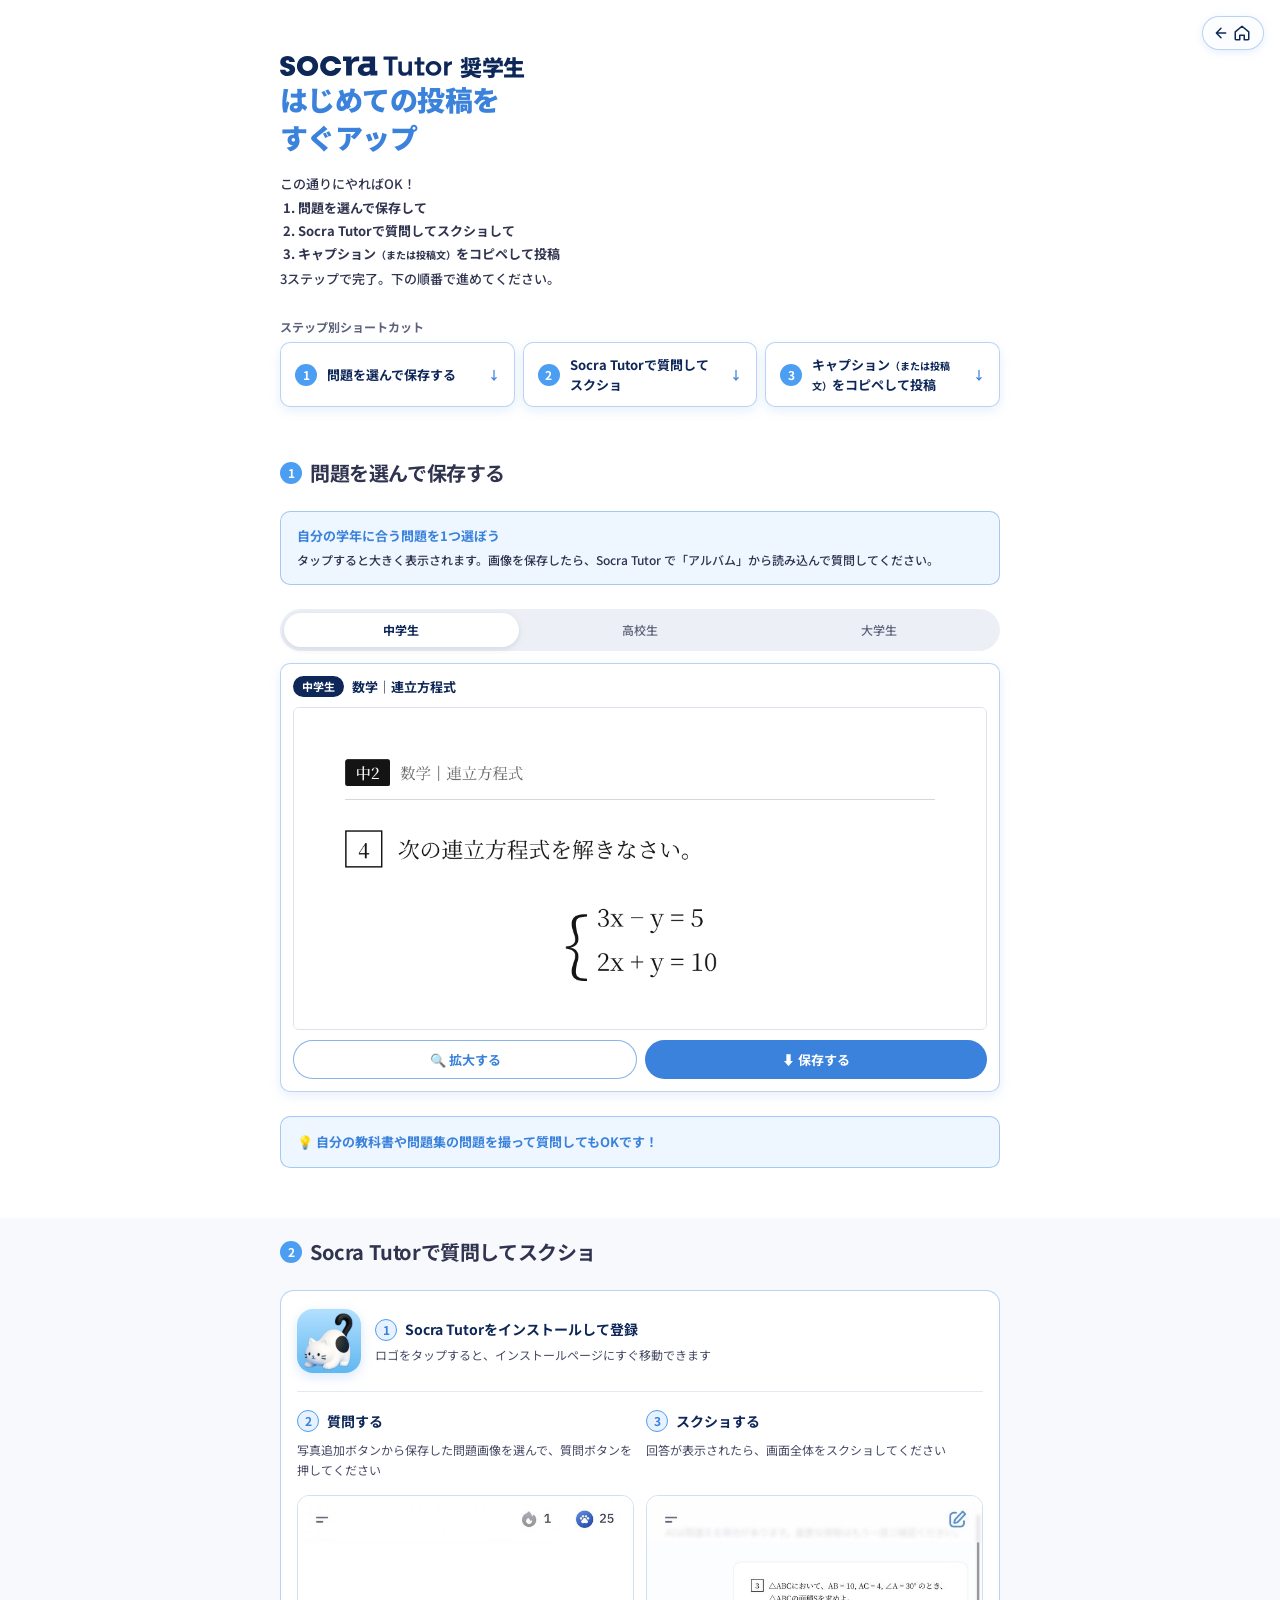
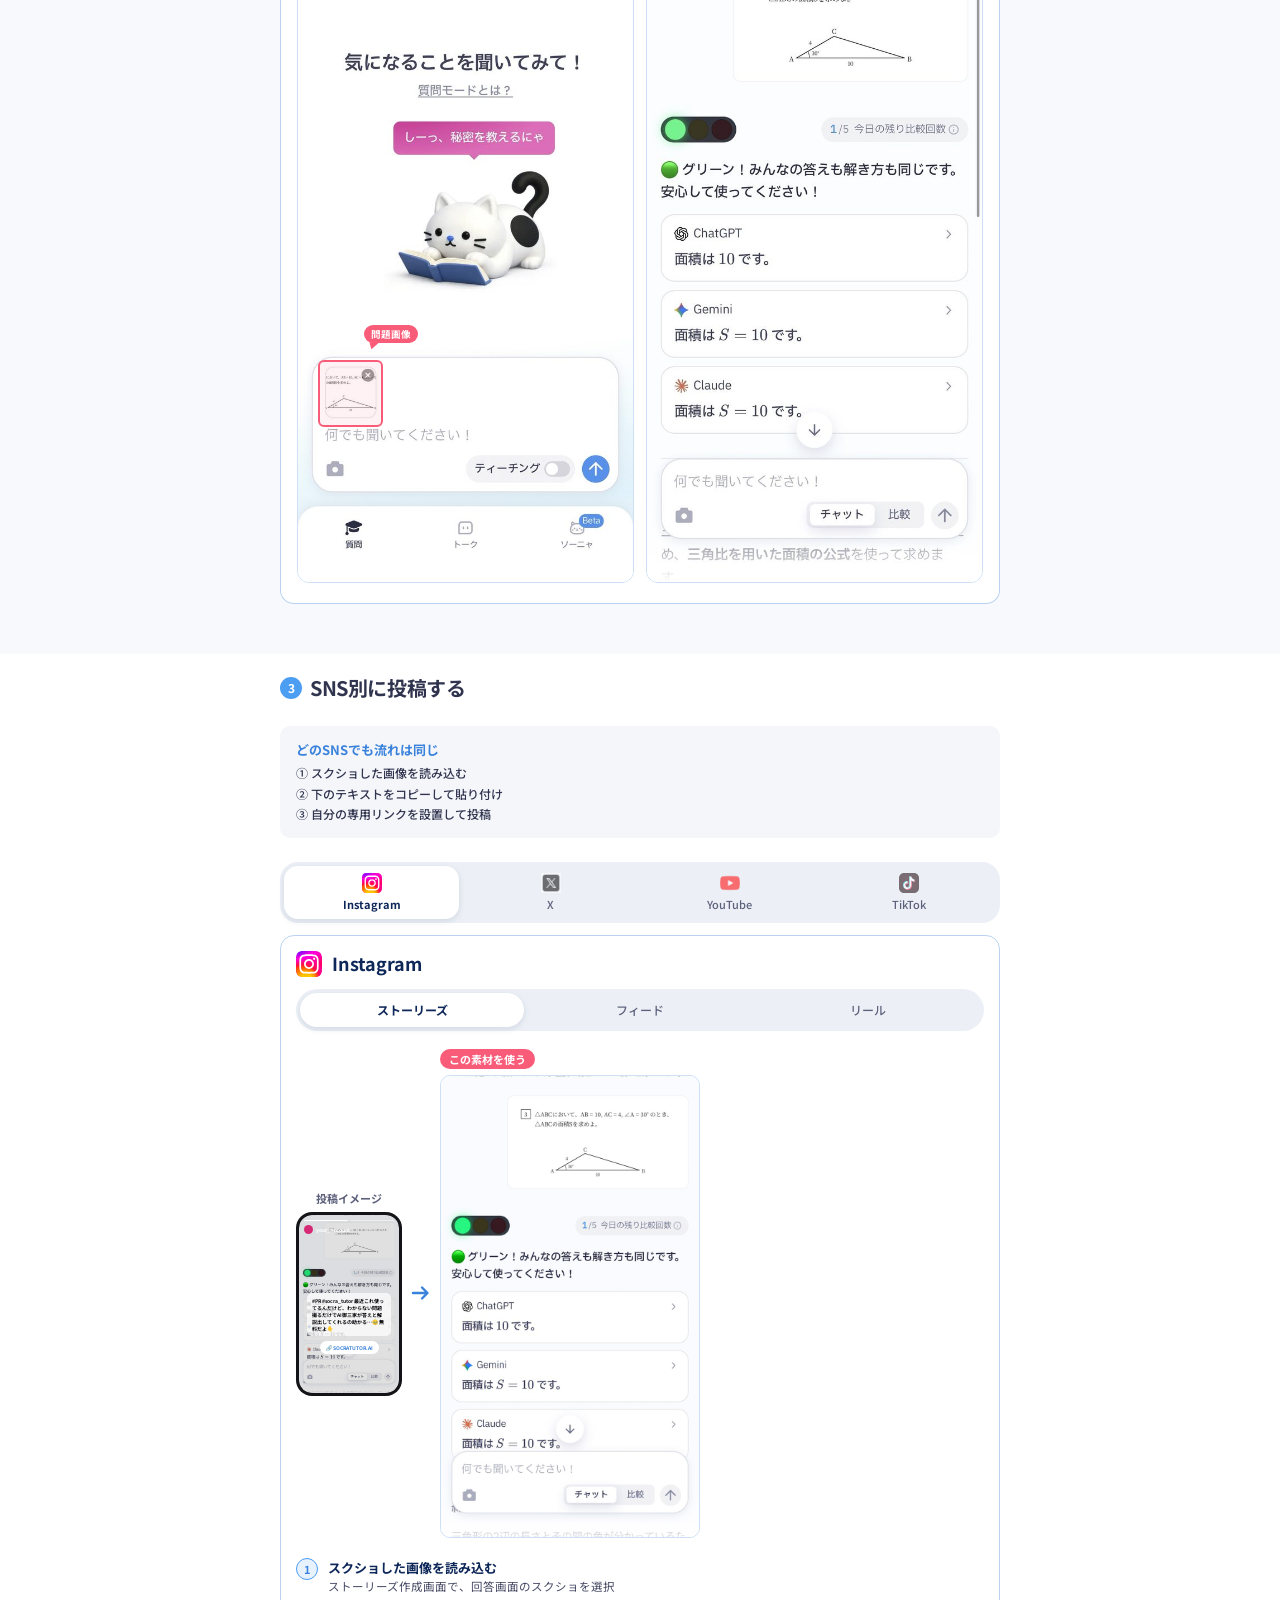
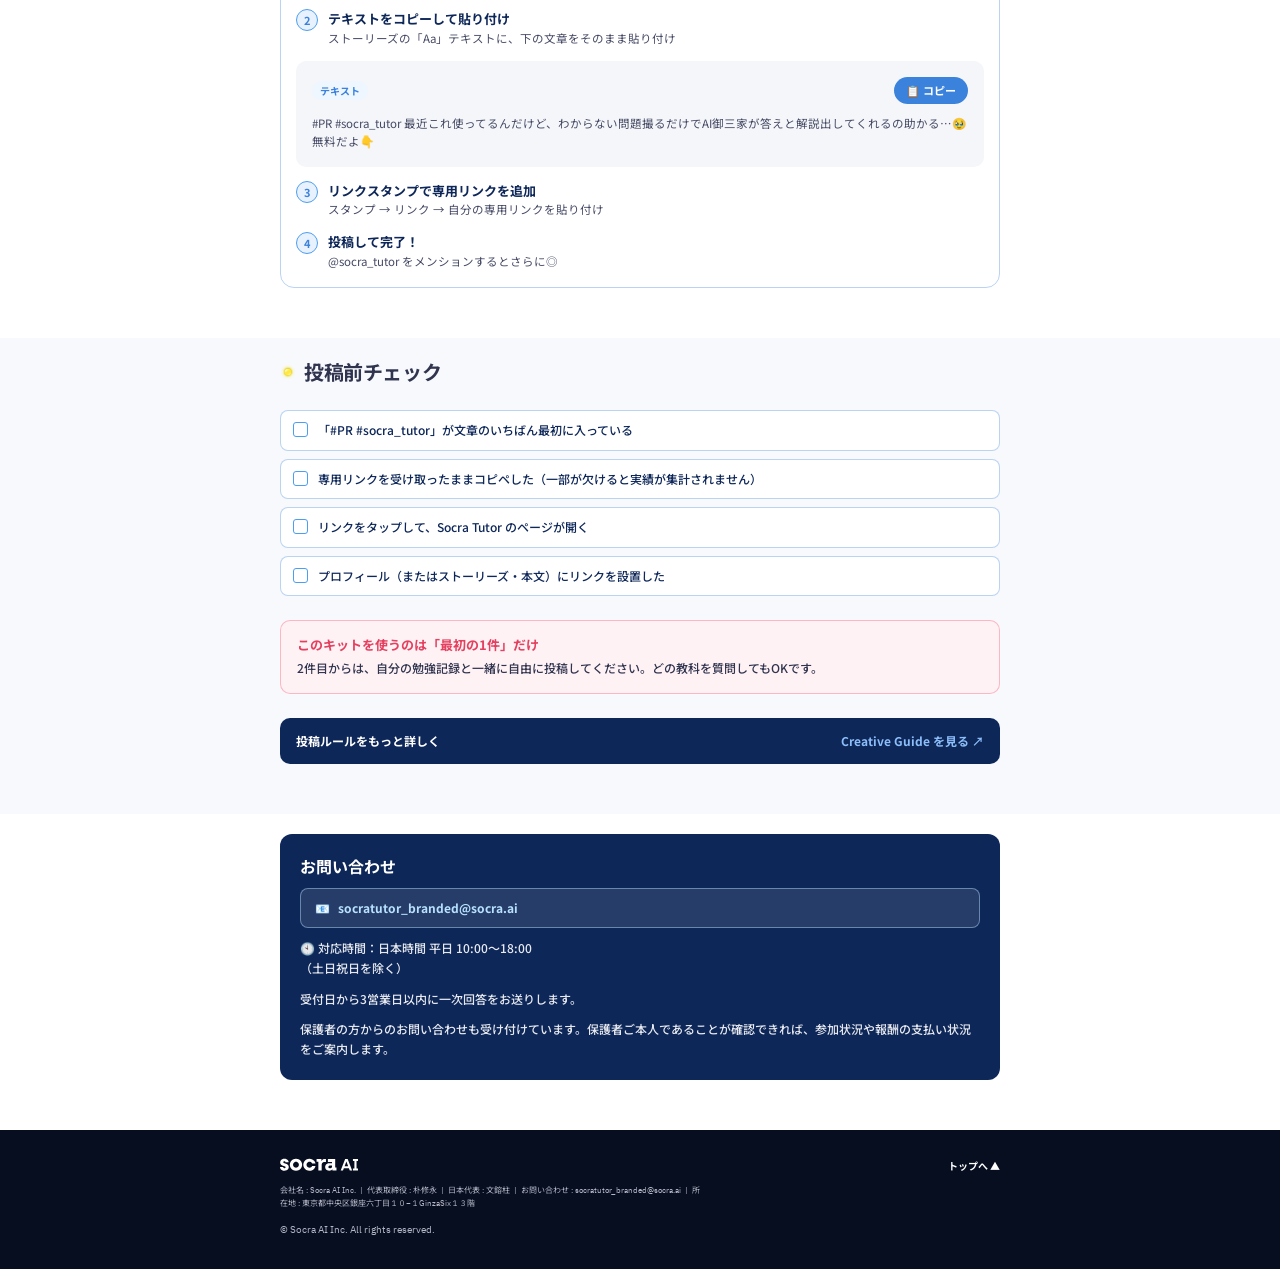
<file: kit/index.html>
<!DOCTYPE html>
<html lang="ja" data-scholarship-page="kit">
<head>
<meta charset="UTF-8">
<meta name="viewport" content="width=device-width, initial-scale=1">
<title>Socra Tutor 奨学生 Contents Kit</title>
<meta name="description" content="Socra Tutor 奨学生のはじめての投稿に使える、問題画像・投稿手順・コピペ用テキストをまとめたキットです。">
<link rel="preconnect" href="https://fonts.googleapis.com">
<link rel="preconnect" href="https://fonts.gstatic.com" crossorigin>
<link href="https://fonts.googleapis.com/css2?family=Noto+Sans+JP:wght@300;400;500;700;900&family=IBM+Plex+Sans+KR:wght@400;600&display=swap" rel="stylesheet">
<style>
/* Figma 「Contents Kit — Mobile (375)」 기준. 토큰·공통 컴포넌트는 /guide 와 동일 */
:root{
  --blue-50:#eef6ff; --blue-500:#4c9ef3; --blue-550:#3a82db; --blue-700:#0e2759;
  --gray-50:#f4f6f9; --gray-bg:#f7f9fc; --gray-700:#5d617c; --gray-800:#464a65; --gray-900:#30344f;
  --red-500:#f95c78; --red-600:#e4405f;
  --line:rgba(58,130,219,.55); --line-soft:rgba(58,130,219,.35);
  --ff:'Noto Sans JP',sans-serif; --ff-plex:'IBM Plex Sans KR','Noto Sans JP',sans-serif;
}
*{box-sizing:border-box;margin:0;padding:0}
html{scroll-behavior:smooth;-webkit-text-size-adjust:100%;text-size-adjust:100%}
body{background:#fff;font-family:var(--ff);color:var(--gray-900);-webkit-font-smoothing:antialiased}
img,video{display:block;max-width:100%}
a{color:inherit;text-decoration:none}
button{font:inherit;color:inherit;background:none;border:0;cursor:pointer;text-align:left}
ul,ol{list-style:none}
b,strong{font-weight:700}
[hidden]{display:none!important}

.sec{padding:20px 20px 50px;scroll-margin-top:0}
.sec.tint{background:var(--gray-bg)}
.wrap{max-width:720px;margin:0 auto;display:flex;flex-direction:column}
.stack{display:flex;flex-direction:column}
.g8{gap:8px}.g24{gap:24px}

.sec-head{display:flex;align-items:center;gap:6px}
.sec-head img{width:16px;height:16px;flex:none}
.sec-head h2{font-size:18px;font-weight:700;line-height:1.4;letter-spacing:-.02em;color:var(--gray-900)}
.sec-head span{font-size:10px;font-weight:500;line-height:1.5;color:var(--gray-700);white-space:pre}

.callout{display:flex;flex-direction:column;gap:4px;padding:14px 16px;border-radius:10px;background:var(--gray-50)}
.callout .t{font-size:11px;font-weight:700;line-height:1.5;color:var(--blue-550)}
.callout .b{font-size:10px;font-weight:500;line-height:1.7;color:var(--gray-900)}
.callout.hl{background:var(--blue-50);border:.5px solid rgba(58,130,219,.4)}
.callout.warn{background:#fff2f5;border:.5px solid rgba(249,92,120,.4)}
.callout.warn .t{color:var(--red-600)}
.callout.notice{background:#fff9e6;border:.5px solid rgba(245,180,0,.4)}
.callout.tip .b{font-size:11px;font-weight:700;color:var(--blue-550)}

.check{display:flex;gap:10px;align-items:flex-start;padding:9px 12px;border-radius:8px;background:#fff;border:.5px solid var(--line-soft)}
.check::before{content:"";flex:none;width:13px;height:13px;margin-top:2px;border:1.2px solid var(--blue-500);border-radius:3px}
.check p{font-size:10px;font-weight:500;line-height:1.7;color:var(--blue-700)}

.steps{display:flex;flex-direction:column}
.step{display:flex;gap:12px;align-items:flex-start;padding:14px 0;border-bottom:.5px solid var(--line)}
.pill{flex:none;padding:3px 10px;border-radius:99px;background:var(--blue-500);font-family:var(--ff-plex);font-size:11px;font-weight:600;line-height:1.5;color:#fff;white-space:nowrap}
.step .body{flex:1;min-width:0;display:flex;flex-direction:column;gap:3px}
.step .body h4{font-size:12px;font-weight:700;line-height:1.5;color:var(--blue-700)}
.step .body p{font-size:10px;font-weight:400;line-height:1.7;color:var(--gray-800)}

/* ---------- Hero (guide와 동일) ---------- */
.hero{position:relative;padding:55px 20px 32px}
.home-btn{position:absolute;top:16px;right:16px;display:flex;align-items:center;gap:4px;padding:7px 12px 7px 10px;border-radius:99px;background:rgba(255,255,255,.9);border:.5px solid var(--line-soft);filter:drop-shadow(0 2px 4px rgba(58,130,219,.15))}
.home-btn img{width:16px;height:16px}
.home-btn img + img{width:18px;height:18px}
.title-row{display:flex;align-items:center;gap:8px}
.title-row img{width:172px;height:20px}
.title-row span{font-size:22px;font-weight:900;line-height:1;letter-spacing:-.02em;color:var(--blue-700)}
.hero h1{margin-top:4px;font-size:28px;font-weight:900;line-height:1.35;letter-spacing:-.02em;color:var(--blue-550)}
.hero .lead{margin-top:16px;font-size:11px;font-weight:500;line-height:1.75;color:var(--gray-900)}
.quick{margin-top:28px;display:flex;flex-direction:column;gap:6px}
.quick > p{font-size:10px;font-weight:700;line-height:1.5;color:var(--gray-700)}
.quick-links{display:flex;flex-wrap:wrap;gap:8px}
.quick-links a{flex:1 1 0;min-width:220px;display:flex;align-items:center;gap:10px;padding:12px 14px;border-radius:10px;background:rgba(255,255,255,.85);border:.5px solid var(--line-soft);box-shadow:0 4px 12px rgba(58,130,219,.12)}
.quick-links .n{flex:none;display:flex;align-items:center;justify-content:center;width:22px;height:22px;border-radius:99px;background:var(--blue-500);font-size:10px;font-weight:700;line-height:1;color:#fff}
.quick-links .l{flex:1;font-size:11px;font-weight:700;line-height:1.5;color:var(--blue-700)}
.quick-links .arr{font-size:12px;font-weight:700;line-height:1;color:var(--blue-550)}
.quick-links a:hover{border-color:var(--blue-550)}

/* ---------- 탭 ---------- */
.picker{display:flex;flex-direction:column;gap:12px;scroll-margin-top:12px}
.tabs{display:flex;gap:4px;padding:4px;border-radius:99px;background:#ecf0f6}
.tabs button{flex:1 1 0;min-width:0;padding:8px 4px;border-radius:99px;text-align:center;font-size:11px;font-weight:500;line-height:1.5;color:var(--gray-700);white-space:nowrap;overflow:hidden;text-overflow:ellipsis;transition:background .15s,color .15s}
.tabs button[aria-selected="true"]{background:#fff;font-weight:700;color:var(--blue-700);box-shadow:0 2px 6px rgba(13,38,89,.12)}
.tabs button:focus-visible{outline:2px solid var(--blue-550);outline-offset:1px}
.panel{display:flex;flex-direction:column;gap:12px}

/* ---------- 문제 카드 ---------- */
.pcard{display:flex;flex-direction:column;gap:10px;padding:12px;border-radius:10px;background:#fff;border:.5px solid var(--line-soft);box-shadow:0 4px 12px rgba(58,130,219,.12)}
.pc-head{display:flex;align-items:center;gap:8px}
.lv{flex:none;padding:2px 9px;border-radius:99px;background:var(--blue-700);font-size:10px;font-weight:700;line-height:1.5;color:#fff}
.pc-head b{font-size:11px;line-height:1.5;color:var(--blue-700)}
.pc-img{display:block;width:100%;padding:0;border-radius:6px;overflow:hidden;border:.5px solid #dce2eb;background:#fff;cursor:zoom-in}
.pc-img img{width:100%;height:auto}
.pc-btns{display:flex;gap:8px}
.btn{flex:1 1 0;display:flex;align-items:center;justify-content:center;padding:9px 8px;border-radius:99px;font-size:11px;font-weight:700;line-height:1.5;text-align:center}
.btn.ghost{background:#fff;border:1px solid rgba(58,130,219,.6);color:var(--blue-550)}
.btn.solid{background:var(--blue-550);color:#fff}
.btn.dim{background:rgba(255,255,255,.12);color:#fff}
.btn:active{transform:translateY(1px)}

/* ---------- SNS 카드 ---------- */
.pf-card{display:flex;flex-direction:column;gap:14px;padding:18px 16px 20px;border-radius:12px;background:#fff;border:.5px solid var(--line-soft)}
.pf-name{display:flex;align-items:center;gap:8px;font-size:15px;font-weight:700;line-height:1.4;color:var(--blue-700)}
.pf-name i{flex:none;width:8px;height:8px;border-radius:50%}
.exs{display:flex;gap:8px}
.ex{display:flex;flex-direction:column;gap:6px;width:112px}
.exs.two .ex{flex:1 1 0;width:auto;max-width:200px}
.ex-video{width:120px}
.ex > b{font-size:10px;line-height:1.5;color:var(--red-500)}
.ex img,.ex video{width:100%;height:auto;object-fit:cover;border-radius:8px;border:.5px solid rgba(58,130,219,.25);background:var(--gray-50)}
.ex video{aspect-ratio:9/16}
.vwrap{position:relative;cursor:pointer}
.vplay{position:absolute;inset:0;display:flex;align-items:center;justify-content:center;border-radius:8px;background:rgba(6,14,32,.28);transition:opacity .2s}
.vplay span{width:44px;height:44px;border-radius:50%;background:rgba(255,255,255,.94) url("data:image/svg+xml,%3Csvg xmlns='http://www.w3.org/2000/svg' viewBox='0 0 24 24'%3E%3Cpath d='M8 5.5v13l11-6.5z' fill='%233a82db'/%3E%3C/svg%3E") 55% 50%/22px no-repeat;box-shadow:0 4px 12px rgba(0,0,0,.2)}
.vwrap.playing .vplay{opacity:0}

/* ---------- 복사 박스 ---------- */
.copybox{display:flex;flex-direction:column;gap:10px;padding:14px;border-radius:10px;background:var(--gray-50)}
.cb-top{display:flex;align-items:center;justify-content:space-between;gap:8px}
.cb-label{padding:2px 8px;border-radius:99px;background:var(--blue-50);font-size:9px;font-weight:700;line-height:1.5;color:var(--blue-550)}
.cb-btn{flex:none;padding:5px 12px;border-radius:99px;background:var(--blue-550);font-size:10px;font-weight:700;line-height:1.5;color:#fff}
.cb-btn.done{background:#2fb36b}
.cb-text{font-size:11px;font-weight:500;line-height:1.7;color:var(--blue-700);-webkit-user-select:text;user-select:text;overflow-wrap:anywhere}

/* ---------- 3. Check ---------- */
.guide-link{display:flex;align-items:center;justify-content:space-between;gap:12px;padding:14px 16px;border-radius:10px;background:var(--blue-700)}
.guide-link b{font-size:11px;line-height:1.5;color:#fff}
.guide-link span{flex:none;font-size:11px;font-weight:700;line-height:1.5;color:#8cbefa}

/* ---------- 문의 ---------- */
.contact{display:flex;flex-direction:column;gap:10px;padding:20px;border-radius:12px;background:var(--blue-700);color:#fff}
.contact h4{font-size:16px;font-weight:700;line-height:1.5}
.contact .mail{display:flex;gap:8px;align-items:center;padding:10px 14px;border-radius:8px;background:rgba(255,255,255,.1);border:.5px solid rgba(184,226,255,.45);font-size:12px;font-weight:700;line-height:1.5}
.contact .mail b{flex:1;min-width:0;color:#b8e2ff;overflow-wrap:anywhere}
.contact > p{font-size:10px;font-weight:500;line-height:1.7;opacity:.9}

/* ---------- 문제 크게 보기 ---------- */
.viewer{position:fixed;inset:0;width:100%;height:100%;max-width:none;max-height:none;margin:0;padding:16px 16px 32px;border:0;background:rgba(6,14,32,.97);color:#fff;overflow:hidden}
.viewer::backdrop{background:rgba(6,14,32,.94)}
.viewer[open]{display:flex;flex-direction:column;justify-content:space-between}
.v-top{display:flex;align-items:center;justify-content:space-between;gap:12px}
.v-title{font-size:12px;line-height:1.5}
.v-close{flex:none;width:36px;height:36px;border-radius:99px;background:rgba(255,255,255,.15);font-size:14px;font-weight:700;text-align:center}
.v-img{display:flex;flex-direction:column;align-items:center;gap:12px;max-width:640px;width:100%;margin:0 auto}
.v-img img{width:100%;height:auto;max-height:70vh;object-fit:contain;border-radius:8px;background:#fff}
.v-img p{font-size:10px;font-weight:500;line-height:1.5;color:#aab4c8}
.v-actions{display:flex;flex-direction:column;gap:8px;max-width:640px;width:100%;margin:0 auto}
.v-actions .btn{flex:none;padding:13px 8px;font-size:12px}

.toast{position:fixed;left:50%;bottom:28px;transform:translate(-50%,20px);padding:9px 16px;border-radius:99px;background:rgba(14,39,89,.92);font-size:11px;font-weight:700;line-height:1.5;color:#fff;opacity:0;pointer-events:none;transition:opacity .2s,transform .2s;z-index:10;max-width:calc(100% - 40px);text-align:center}
.toast.show{opacity:1;transform:translate(-50%,0)}

/* ---------- Footer ---------- */
.footer{background:#060e20;padding:28px 20px 32px}
.footer .wrap{flex-direction:row;justify-content:space-between;align-items:flex-start;gap:56px}
.footer .inner{flex:1;min-width:0;max-width:420px;display:flex;flex-direction:column;gap:12px}
.footer .logo{width:78px;height:14.3px}
.footer p{font-family:var(--ff-plex);font-size:8px;line-height:1.65;color:#b5b7c6;white-space:pre-wrap}
.footer .copy{font-size:10px;line-height:1.5}
.footer .top{flex:none;font-size:10px;font-weight:700;line-height:1.65;color:#fff;white-space:nowrap}

html[data-scholarship-webview] .viewer{padding-top:calc(16px + var(--host-safe-area-top));padding-bottom:calc(32px + var(--host-safe-area-bottom))}

/* ================= v3 (2026-11) : 큰 글씨 · SNS 로고 · 목업→소재 레이아웃 ================= */
.sec-head h2{font-size:20px}
.hero .lead{font-size:13px}
.quick > p{font-size:12px}
.quick-links .l{font-size:13px}
.quick-links .lg{flex:none;width:22px;height:22px;border-radius:5px;object-fit:contain}
.callout .t{font-size:13px}
.callout .b{font-size:12px}
.callout.tip .b{font-size:13px}
.check p{font-size:12px}
.contact > p{font-size:12px}
.guide-link b,.guide-link span{font-size:12px}
.lv{font-size:11px}
.pc-head b{font-size:13px}
.btn{font-size:13px}
.tabs button{font-size:12px}

/* SNS 탭 (로고 위, 이름 아래) */
.tabs.sns{border-radius:18px}
.tabs.sns button{display:flex;flex-direction:column;align-items:center;gap:3px;padding:7px 4px 6px;border-radius:14px;font-size:11px}
.tabs.sns img{width:20px;height:20px;object-fit:contain;opacity:.55}
.tabs.sns button[aria-selected="true"] img{opacity:1}

/* SNS 카드 */
.pf-card{gap:0;padding:0;overflow:hidden;border-radius:14px}
.pf-head{display:flex;flex-direction:column;gap:12px;padding:16px 16px 14px}
.pf-name{font-size:18px;gap:10px}
.pf-name img{width:26px;height:26px;border-radius:6px;object-fit:contain}
.pf-card > .panel{gap:0}
.pf-body{display:flex;flex-direction:column;gap:18px;padding:16px 16px 18px}

/* 게시 이미지(목업) → 이 소재를 사용(원본) */
.compare{display:flex;align-items:center;gap:8px;padding:4px 16px}
.cmp-l,.cmp-r{display:flex;flex-direction:column;gap:6px}
.cmp-l{flex:none;align-items:center}
.cmp-l > b{font-size:11px;line-height:1.5;color:var(--gray-700)}
.cmp-r{flex:1;min-width:0;max-width:260px}
.cmp-r .chip{align-self:flex-start;padding:2px 9px;border-radius:99px;background:var(--red-500);font-size:11px;line-height:1.5;color:#fff}
.cmp-arr{flex:none;width:22px;height:22px;background:url("data:image/svg+xml,%3Csvg xmlns='http://www.w3.org/2000/svg' viewBox='0 0 22 22'%3E%3Cpath d='M3 11h14M12 5.5L17.5 11 12 16.5' stroke='%233a82db' stroke-width='2.4' stroke-linecap='round' stroke-linejoin='round' fill='none'/%3E%3C/svg%3E") center/22px no-repeat}
.src-img{width:100%;height:auto;object-fit:cover;object-position:top;border-radius:10px;border:.5px solid rgba(58,130,219,.25)}
.src-car{position:relative}
.src-car .track{display:flex;gap:8px;overflow-x:auto;scroll-snap-type:x mandatory;border-radius:10px;scrollbar-width:none}
.src-car .track::-webkit-scrollbar{display:none}
.src-car img{flex:none;width:100%;height:auto;object-fit:cover;object-position:top;scroll-snap-align:start;border-radius:10px;border:.5px solid rgba(58,130,219,.25)}
.src-car .cnt{position:absolute;top:8px;right:8px;padding:2px 7px;border-radius:99px;background:rgba(14,39,89,.7);font-size:10px;font-weight:700;line-height:1.5;color:#fff}
.cmp-r .vwrap{border-radius:10px;overflow:hidden}
.cmp-r video{width:100%;aspect-ratio:9/16;object-fit:cover;object-position:top;display:block;border-radius:10px;background:#000}
.vtag{position:absolute;top:8px;left:8px;padding:2px 8px;border-radius:99px;background:rgba(0,0,0,.55);font-size:10px;font-weight:700;line-height:1.5;color:#fff;pointer-events:none;transition:opacity .2s}
.vwrap.playing .vtag{opacity:0}
.swipe{display:flex;align-items:center;gap:6px;font-size:11px;font-weight:500;line-height:1.5;color:var(--gray-700)}
.swipe i{display:inline-flex;align-items:center;gap:4px;flex:none}
.swipe i::before{content:"";width:18px;height:7px;border-radius:4px;background:var(--blue-550)}
.swipe i::after{content:"";width:7px;height:7px;border-radius:50%;background:#c8d2e1}

/* 간결한 단계 */
.csteps{display:flex;flex-direction:column;gap:14px}
.csteps li{display:flex;gap:10px;align-items:flex-start}
.cn{flex:none;display:flex;align-items:center;justify-content:center;width:22px;height:22px;border-radius:99px;background:var(--blue-500);font-size:11px;font-weight:700;color:#fff}
.csteps h4{font-size:13px;font-weight:700;line-height:1.5;color:var(--blue-700)}
.csteps p{font-size:11.5px;font-weight:400;line-height:1.6;color:var(--gray-800)}

/* 복사 박스 */
.copybox{padding:16px}
.cb-label{font-size:10px}
.cb-btn{font-size:11px}
.cb-text{font-size:13px}

/* ---------- 휴대폰 목업 ---------- */
.phone{width:100px;height:206px;padding:3px;border-radius:16px;background:#141418;flex:none}
.phone .scr{position:relative;width:100%;height:100%;border-radius:13px;overflow:hidden;background:#fff center top/cover no-repeat;font-style:normal}
.phone i{font-style:normal}
.phone .who{position:absolute;top:10px;left:5px;display:flex;align-items:center;gap:3px;font-size:5px;font-weight:700;color:#fff}
.phone .who b{width:9px;height:9px;border-radius:50%;background:#d62976}
.phone .who.dark{position:static;color:#141418;margin:8px 5px 4px}
.phone .who.dark b{background:#788296}
.story .scr::before{content:"";position:absolute;inset:0;background:rgba(0,0,0,.12)}
.story .bars{position:absolute;top:5px;left:5px;right:5px;display:flex;gap:2px}
.story .bars b{flex:1;height:1.5px;border-radius:1px;background:#fff}
.story .bars b + b{opacity:.5}
.story .st{position:absolute;left:8px;right:8px;top:92px;display:flex;flex-direction:column;align-items:center;gap:5px}
.story .st p{padding:4px 5px;border-radius:5px;background:rgba(255,255,255,.92);font-size:5px;font-weight:700;line-height:1.4;color:#141418}
.story .sticker{padding:3px 6px;border-radius:99px;background:#fff;font-size:5px;font-weight:700;color:var(--blue-550);white-space:nowrap}
.feed img{width:100%;aspect-ratio:4/5;object-fit:cover;object-position:top}
.feed .ico,.xp .ico{display:block;margin:3px 5px;font-size:7px;color:#141418}
.feed p,.xp p{margin:0 5px;font-size:5px;font-weight:500;line-height:1.4;color:#141418;display:-webkit-box;-webkit-line-clamp:3;-webkit-box-orient:vertical;overflow:hidden}
.video .scr::after{content:"";position:absolute;left:0;right:0;bottom:0;height:70px;background:linear-gradient(transparent,rgba(0,0,0,.65))}
.video .side{position:absolute;right:6px;top:104px;z-index:1;font-size:9px;line-height:1.9;color:#fff;text-align:center}
.video .pl{position:absolute;left:36px;top:80px;width:22px;height:22px;border-radius:50%;background:rgba(255,255,255,.85) url("data:image/svg+xml,%3Csvg xmlns='http://www.w3.org/2000/svg' viewBox='0 0 22 22'%3E%3Cpath d='M9 7v8l6-4z' fill='%233a82db'/%3E%3C/svg%3E") center/22px no-repeat}
.video .cap{position:absolute;left:5px;right:22px;bottom:8px;z-index:1;color:#fff}
.video .cap b{display:block;font-size:5.5px}
.video .cap p{font-size:5px;line-height:1.4;display:-webkit-box;-webkit-line-clamp:3;-webkit-box-orient:vertical;overflow:hidden}
.xp em{display:block;margin:2px 5px;font-style:normal;font-size:5px;color:var(--blue-550)}
.xp .two{display:flex;gap:3px;margin:4px 5px}
.xp .two img{width:50%;aspect-ratio:41/52;object-fit:cover;object-position:top;border-radius:4px}

/* v3.1 : 목업 화면 9:16(양옆 잘림 없음) · 스토리 텍스트 박스 70% · X 내용 세로 가운데 */
.phone{width:106px;height:184px}
.story .st{top:78px}
.story .st p{background:rgba(255,255,255,.7)}
.video .side{top:88px;right:4px;text-shadow:0 0 3px rgba(0,0,0,.5)}
.video .pl{left:39px;top:72px;box-shadow:0 1px 4px rgba(0,0,0,.25)}
.xp .scr{display:flex;flex-direction:column;justify-content:center}
.xp .two img{aspect-ratio:44/52}

/* v3.2 : 2장 소재 넘기기 버튼 (PC 마우스에서도 넘길 수 있게) */
.src-car .track{cursor:pointer;touch-action:pan-x pan-y}
.car-btn{position:absolute;top:50%;width:28px;height:28px;margin-top:-14px;border-radius:50%;background:rgba(14,39,89,.6) url("data:image/svg+xml,%3Csvg xmlns='http://www.w3.org/2000/svg' viewBox='0 0 24 24'%3E%3Cpath d='M9 5l7 7-7 7' stroke='white' stroke-width='2.6' fill='none' stroke-linecap='round' stroke-linejoin='round'/%3E%3C/svg%3E") center/16px no-repeat;box-shadow:0 2px 6px rgba(0,0,0,.2)}
.car-btn.next{right:6px}
.car-btn.prev{left:6px;transform:scaleX(-1)}
.car-btn[hidden]{display:none}

/* v4 : 3단계 플로우 (문제 → 질문·캡처 → 게시) */
.sn{flex:none;display:inline-flex;align-items:center;justify-content:center;width:22px;height:22px;border-radius:99px;background:var(--blue-500);font-size:12px;font-weight:700;line-height:1;color:#fff}
.sec-head{gap:8px}
.hero .lead ol{list-style:decimal;margin:2px 0 2px 1.4em;font-weight:700}
.hero .lead small,.quick-links small{font-size:10px}
.quick-links .n{font-size:12px}
.csteps li.cb-li{display:flex;flex-direction:column;gap:10px}
.ask-card{display:flex;flex-direction:column;gap:18px;padding:18px 16px 20px;border-radius:14px;background:#fff;border:.5px solid var(--line-soft)}
.ask-card h4{display:flex;align-items:center;gap:8px;font-size:14px;font-weight:700;line-height:1.4;color:var(--blue-700)}
.ask-card p{font-size:12px;font-weight:400;line-height:1.6;color:var(--gray-800)}
.ask-1{display:flex;align-items:center;gap:14px;padding-bottom:18px;border-bottom:1px solid #e4e9f1}
.ask-1 > div{display:flex;flex-direction:column;gap:4px}
.ask-icon{flex:none;width:64px;height:64px;border-radius:16px;overflow:hidden;box-shadow:0 4px 12px rgba(58,130,219,.18);transition:transform .15s}
.ask-icon:active{transform:scale(.95)}
.ask-icon img{width:100%;height:100%;object-fit:cover}
.ask-23{display:flex;gap:12px}
.ask-col{flex:1 1 0;min-width:0;display:flex;flex-direction:column;gap:8px}
.ask-col p{flex:1}
.ask-col img{width:100%;aspect-ratio:145/296;object-fit:cover;object-position:top;border-radius:12px;border:.5px solid rgba(58,130,219,.25)}
.sec-head .sn{font-size:12px;font-weight:700;color:#fff;white-space:normal}

/* v4.1 : 하위 스텝 숫자는 연한 배경+테두리 (큰 스텝은 진한 파랑) · 예시 이미지 간격 · 문제 이미지 강조 */
.cn,.ask-card .sn{background:#e8f2fe;border:1px solid var(--blue-500);color:var(--blue-550)}
.ask-col{gap:16px}
.ask-col > h4{margin-bottom:-8px}
.ask-img{position:relative}
.ask-img img{width:100%;aspect-ratio:145/296;object-fit:cover;object-position:top;border-radius:12px;border:.5px solid rgba(58,130,219,.25)}
.hl-ring{position:absolute;left:6.2%;top:67.6%;width:19.3%;height:9.8%;border:2px solid var(--red-500);border-radius:6px;background:rgba(249,92,120,.08);animation:hlp 1.6s ease-in-out infinite}
.hl-chip{position:absolute;left:31%;top:72.3%;transform:translateY(-50%);padding:3px 7px;border-radius:99px;background:var(--red-500);font-size:9.5px;font-weight:700;line-height:1.3;color:#fff;white-space:nowrap}
.hl-chip::before{content:"";position:absolute;left:-5px;top:50%;margin-top:-4px;border:4px solid transparent;border-right:5px solid var(--red-500);border-left:0}
@keyframes hlp{0%,100%{box-shadow:0 0 0 0 rgba(249,92,120,.45)}50%{box-shadow:0 0 0 4px rgba(249,92,120,0)}}
@media (prefers-reduced-motion:reduce){.hl-ring{animation:none}}
/* v4.2 : 라벨을 썸네일 우상단으로, 꼬리를 말풍선 아래 경계에 붙임 */
.hl-chip{left:20%;top:auto;bottom:34.8%;transform:none}
.hl-chip::before{left:5px;top:auto;bottom:-6px;margin:0;width:10px;height:7px;border:0;background:var(--red-500);clip-path:polygon(0 0,100% 0,20% 100%)}

/* v4.3 : 릴스·TikTok·YouTube(영상·그라데이션 목업)에서 카드 외곽선이 가려지는 문제 —
   외곽선을 카드 맨 위 레이어에 그리고, Safari의 둥근 모서리 클리핑 버그를 막는다 */
.pf-card{position:relative;isolation:isolate;border:0}
.pf-card::after{content:"";position:absolute;inset:0;z-index:5;border:1px solid var(--line-soft);border-radius:inherit;pointer-events:none}
.phone .scr,.cmp-r .vwrap,.pf-card{-webkit-mask-image:-webkit-radial-gradient(white,black);transform:translateZ(0)}
/* v4.4 : 영상 소재 박스에도 외곽선 (재생 전 어두운 오버레이에 테두리가 묻히지 않게 맨 위에 그림) */
.cmp-r .vwrap::after{content:"";position:absolute;inset:0;z-index:3;border:1px solid var(--line-soft);border-radius:10px;pointer-events:none}
.cmp-r .vplay{border-radius:10px}
.cmp-r video{background:#fff}
/* v4.5 : iOS Safari — 카드에 overflow:hidden·마스크를 걸지 않음 (둥근 모서리 클리핑이 테두리 아래쪽을 흐리게 지우는 버그 회피) */
.pf-card{overflow:visible;-webkit-mask-image:none;transform:none}

</style>
<link rel="stylesheet" href="/assets/scholarship-embed.css">
</head>
<body>

<!-- ================= Hero ================= -->
<header class="hero" id="top">
  <a class="home-btn" href="https://socratutor.ai/event/scholarship" target="_top" aria-label="奨学生募集ページに戻る"><img src="/guide/assets/icon-arrow-left.svg" alt=""><img src="/guide/assets/icon-home.svg" alt=""></a>
  <div class="wrap">
    <div class="title-row"><img src="/guide/assets/logo-tutor.svg" alt="Socra Tutor" width="172" height="20"><span>奨学生</span></div>
    <h1>はじめての投稿を<br>すぐアップ</h1>
    <div class="lead">この通りにやればOK！<ol><li>問題を選んで保存して</li><li>Socra Tutorで質問してスクショして</li><li>キャプション<small>（または投稿文）</small>をコピペして投稿</li></ol>3ステップで完了。下の順番で進めてください。</div>
    <nav class="quick" aria-label="ステップ別ショートカット">
      <p>ステップ別ショートカット</p>
      <div class="quick-links">
        <a href="#problem"><span class="n">1</span><span class="l">問題を選んで保存する</span><span class="arr">↓</span></a>
        <a href="#ask"><span class="n">2</span><span class="l">Socra Tutorで質問してスクショ</span><span class="arr">↓</span></a>
        <a href="#post"><span class="n">3</span><span class="l">キャプション<small>（または投稿文）</small>をコピペして投稿</span><span class="arr">↓</span></a>
      </div>
    </nav>
  </div>
</header>

<main>
<!-- ================= 1. Problem ================= -->
<section class="sec" id="problem">
  <div class="wrap g24">
    <div class="sec-head"><span class="sn">1</span><h2>問題を選んで保存する</h2></div>
    <div class="callout hl"><p class="t">自分の学年に合う問題を1つ選ぼう</p><p class="b">タップすると大きく表示されます。画像を保存したら、Socra Tutor で「アルバム」から読み込んで質問してください。</p></div>
    <div class="picker">
      <div class="tabs" role="tablist" data-tabs="level"><button type="button" role="tab" id="tab-lv-mid" aria-controls="panel-lv-mid" aria-selected="true" tabindex="0"><span>中学生</span></button><button type="button" role="tab" id="tab-lv-high" aria-controls="panel-lv-high" aria-selected="false" tabindex="-1"><span>高校生</span></button><button type="button" role="tab" id="tab-lv-uni" aria-controls="panel-lv-uni" aria-selected="false" tabindex="-1"><span>大学生</span></button></div>
      <div class="panel" role="tabpanel" id="panel-lv-mid" aria-labelledby="tab-lv-mid">
        <div class="pcard">
          <div class="pc-head"><span class="lv">中学生</span><b>数学｜連立方程式</b></div>
          <button type="button" class="pc-img" data-view="mid" aria-label="🔍 拡大する"><img src="/kit/assets/problem-mid.png" alt="中学生向けの問題：連立方程式"></button>
          <div class="pc-btns"><button type="button" class="btn ghost" data-view="mid">🔍 拡大する</button><a class="btn solid" href="/kit/assets/problem-mid.png" download="socratutor_mid.png" data-save="mid">⬇ 保存する</a></div>
        </div></div><div class="panel" role="tabpanel" id="panel-lv-high" aria-labelledby="tab-lv-high" hidden>
        <div class="pcard">
          <div class="pc-head"><span class="lv">高校生</span><b>数学Ⅰ｜二次関数</b></div>
          <button type="button" class="pc-img" data-view="high" aria-label="🔍 拡大する"><img src="/kit/assets/problem-high.png" alt="高校生向けの問題：二次関数"></button>
          <div class="pc-btns"><button type="button" class="btn ghost" data-view="high">🔍 拡大する</button><a class="btn solid" href="/kit/assets/problem-high.png" download="socratutor_high.png" data-save="high">⬇ 保存する</a></div>
        </div></div><div class="panel" role="tabpanel" id="panel-lv-uni" aria-labelledby="tab-lv-uni" hidden>
        <div class="pcard">
          <div class="pc-head"><span class="lv">大学生</span><b>教養｜レポート課題</b></div>
          <button type="button" class="pc-img" data-view="uni" aria-label="🔍 拡大する"><img src="/kit/assets/problem-uni.png" alt="大学生向けの課題：レポート"></button>
          <div class="pc-btns"><button type="button" class="btn ghost" data-view="uni">🔍 拡大する</button><a class="btn solid" href="/kit/assets/problem-uni.png" download="socratutor_uni.png" data-save="uni">⬇ 保存する</a></div>
        </div></div>
    </div>
    <div class="callout hl tip"><p class="b">💡 自分の教科書や問題集の問題を撮って質問してもOKです！</p></div>
  </div>
</section>

<!-- ================= 2. Ask ================= -->
<section class="sec tint" id="ask">
  <div class="wrap g24">
    <div class="sec-head"><span class="sn">2</span><h2>Socra Tutorで質問してスクショ</h2></div>
    <div class="ask-card">
      <div class="ask-1"><a class="ask-icon" href="https://socratutor.ai/landing" target="_blank" rel="noopener"><img src="/kit/assets/ask-1.png" alt="Socra Tutor アプリ"></a><div><h4><span class="sn">1</span>Socra Tutorをインストールして登録</h4><p>ロゴをタップすると、インストールページにすぐ移動できます</p></div></div>
      <div class="ask-23"><div class="ask-col"><h4><span class="sn">2</span>質問する</h4><p>写真追加ボタンから保存した問題画像を選んで、質問ボタンを押してください</p><div class="ask-img"><img src="/kit/assets/ask-2.jpg" alt="質問画面" loading="lazy"><span class="hl-ring" aria-hidden="true"></span><span class="hl-chip">問題画像</span></div></div><div class="ask-col"><h4><span class="sn">3</span>スクショする</h4><p>回答が表示されたら、画面全体をスクショしてください</p><div class="ask-img"><img src="/kit/assets/ask-3.jpg" alt="回答画面" loading="lazy"></div></div></div>
    </div>
  </div>
</section>

<!-- ================= 3. Post ================= -->
<section class="sec" id="post">
  <div class="wrap g24">
    <div class="sec-head"><span class="sn">3</span><h2>SNS別に投稿する</h2></div>
    <div class="callout"><p class="t">どのSNSでも流れは同じ</p><p class="b">① スクショした画像を読み込む<br>② 下のテキストをコピーして貼り付け<br>③ 自分の専用リンクを設置して投稿</p></div>
    <div class="picker" id="platforms">
      <div class="tabs sns" role="tablist" data-tabs="platform"><button type="button" role="tab" id="tab-instagram" aria-controls="panel-instagram" aria-selected="true" tabindex="0"><img src="/kit/assets/instagram.svg" alt=""><span>Instagram</span></button><button type="button" role="tab" id="tab-x" aria-controls="panel-x" aria-selected="false" tabindex="-1"><img src="/kit/assets/x.png" alt=""><span>X</span></button><button type="button" role="tab" id="tab-youtube" aria-controls="panel-youtube" aria-selected="false" tabindex="-1"><img src="/kit/assets/youtube.png" alt=""><span>YouTube</span></button><button type="button" role="tab" id="tab-tiktok" aria-controls="panel-tiktok" aria-selected="false" tabindex="-1"><img src="/kit/assets/tiktok.svg" alt=""><span>TikTok</span></button></div>
      <div class="panel" role="tabpanel" id="panel-instagram" aria-labelledby="tab-instagram"><div class="pf-card"><div class="pf-head"><h3 class="pf-name"><img src="/kit/assets/instagram.svg" alt="">Instagram</h3><div class="tabs" role="tablist" data-tabs="format"><button type="button" role="tab" id="tab-ig-story" aria-controls="panel-ig-story" aria-selected="true" tabindex="0"><span>ストーリーズ</span></button><button type="button" role="tab" id="tab-ig-feed" aria-controls="panel-ig-feed" aria-selected="false" tabindex="-1"><span>フィード</span></button><button type="button" role="tab" id="tab-ig-reel" aria-controls="panel-ig-reel" aria-selected="false" tabindex="-1"><span>リール</span></button></div></div><div class="panel" role="tabpanel" id="panel-ig-story" aria-labelledby="tab-ig-story"><div class="compare"><div class="cmp-l"><b>投稿イメージ</b><div class="phone story"><div class="scr" style="background-image:url(/kit/assets/story.jpg)"><i class="bars"><b></b><b></b></i><i class="who"><b></b>your_account</i><div class="st"><p>#PR #socra_tutor 最近これ使ってるんだけど、わからない問題撮るだけでAI御三家が答えと解説出してくれるの助かる…🥹 無料だよ👇</p><span class="sticker">🔗 SOCRATUTOR.AI</span></div></div></div></div><span class="cmp-arr" aria-hidden="true"></span><div class="cmp-r"><b class="chip">この素材を使う</b><img class="src-img" src="/kit/assets/story.jpg" alt="Story" style="aspect-ratio:9/16" loading="lazy"></div></div><div class="pf-body"><ol class="csteps"><li><span class="cn">1</span><div><h4>スクショした画像を読み込む</h4><p>ストーリーズ作成画面で、回答画面のスクショを選択</p></div></li><li><span class="cn">2</span><div><h4>テキストをコピーして貼り付け</h4><p>ストーリーズの「Aa」テキストに、下の文章をそのまま貼り付け</p></div></li><li class="cb-li"><div class="copybox"><div class="cb-top"><span class="cb-label">テキスト</span><button type="button" class="cb-btn" data-copy>📋 コピー</button></div><p class="cb-text">#PR #socra_tutor 最近これ使ってるんだけど、わからない問題撮るだけでAI御三家が答えと解説出してくれるの助かる…🥹 無料だよ👇</p></div></li><li><span class="cn">3</span><div><h4>リンクスタンプで専用リンクを追加</h4><p>スタンプ → リンク → 自分の専用リンクを貼り付け</p></div></li><li><span class="cn">4</span><div><h4>投稿して完了！</h4><p>@socra_tutor をメンションするとさらに◎</p></div></li></ol></div></div><div class="panel" role="tabpanel" id="panel-ig-feed" aria-labelledby="tab-ig-feed" hidden><div class="compare"><div class="cmp-l"><b>投稿イメージ</b><div class="phone feed"><div class="scr"><i class="who dark"><b></b>your_account</i><img src="/kit/assets/ig-1.jpg" alt=""><i class="ico">♡ 💬 ➤</i><p>#PR #socra_tutor 最近これ使ってるんだけど、わからない問題撮るだけでAI御三家が答えと解説出してくれるの助かる…🥹 無料だからプロフのリンクから見てみて🔗</p></div></div></div><span class="cmp-arr" aria-hidden="true"></span><div class="cmp-r"><b class="chip">この素材を使う</b><div class="src-car"><div class="track"><img src="/kit/assets/ig-1.jpg" alt="Feed 1" style="aspect-ratio:4/5" loading="lazy"><img src="/kit/assets/ig-2.jpg" alt="Feed 2" style="aspect-ratio:4/5" loading="lazy"></div><span class="cnt">1 / 2</span><button type="button" class="car-btn prev" aria-label="prev" hidden></button><button type="button" class="car-btn next" aria-label="next"></button></div></div></div><div class="pf-body"><p class="swipe"><i></i>素材は2枚（スワイプで2枚目）</p><ol class="csteps"><li><span class="cn">1</span><div><h4>スクショした画像を読み込む</h4><p>保存した問題画像と回答のスクショ、2枚を選択</p></div></li><li><span class="cn">2</span><div><h4>キャプションをコピーして投稿</h4><p>@socra_tutor をタグ付けするとさらに◎</p></div></li><li class="cb-li"><div class="copybox"><div class="cb-top"><span class="cb-label">キャプション</span><button type="button" class="cb-btn" data-copy>📋 コピー</button></div><p class="cb-text">#PR #socra_tutor 最近これ使ってるんだけど、わからない問題撮るだけでAI御三家が答えと解説出してくれるの助かる…🥹 無料だからプロフのリンクから見てみて🔗</p></div></li><li><span class="cn">3</span><div><h4>プロフィールに専用リンクを追加</h4><p>プロフィールを編集 → リンク → 外部リンクを追加</p></div></li></ol></div></div><div class="panel" role="tabpanel" id="panel-ig-reel" aria-labelledby="tab-ig-reel" hidden><div class="compare"><div class="cmp-l"><b>投稿イメージ</b><div class="phone video"><div class="scr" style="background-image:url(/kit/assets/example2.jpg)"><i class="side">♡<br>💬<br>➤</i><span class="pl"></span><div class="cap"><b>@your_account</b><p>#PR #socra_tutor 最近これ使ってるんだけど、わからない問題撮るだけでAI御三家が答えと解説出してくれるの助かる…🥹 無料だからプロフのリンクから見てみて🔗</p></div></div></div></div><span class="cmp-arr" aria-hidden="true"></span><div class="cmp-r"><b class="chip">この素材を使う</b><div class="vwrap"><video src="/kit/assets/example2.mp4" poster="/kit/assets/example2.jpg" playsinline muted loop preload="metadata"></video><button type="button" class="vplay" aria-label="動画を再生する"><span></span></button><span class="vtag">▶ タップで再生</span></div></div></div><div class="pf-body"><ol class="csteps"><li><span class="cn">1</span><div><h4>スクショした画像を読み込む</h4><p>リール作成画面で、スクショした画像を選択</p></div></li><li><span class="cn">2</span><div><h4>キャプションを貼り付けて投稿</h4><p>@socra_tutor をタグ付けするとさらに◎</p></div></li><li class="cb-li"><div class="copybox"><div class="cb-top"><span class="cb-label">キャプション</span><button type="button" class="cb-btn" data-copy>📋 コピー</button></div><p class="cb-text">#PR #socra_tutor 最近これ使ってるんだけど、わからない問題撮るだけでAI御三家が答えと解説出してくれるの助かる…🥹 無料だからプロフのリンクから見てみて🔗</p></div></li><li><span class="cn">3</span><div><h4>プロフィールに専用リンクを追加</h4><p>フィード投稿と同じリンクでOK</p></div></li></ol></div></div></div></div>
      <div class="panel" role="tabpanel" id="panel-x" aria-labelledby="tab-x" hidden><div class="pf-card"><div class="pf-head"><h3 class="pf-name"><img src="/kit/assets/x.png" alt="">X</h3></div><div class="compare"><div class="cmp-l"><b>投稿イメージ</b><div class="phone xp"><div class="scr"><i class="who dark"><b></b>your_account</i><p>#PR #socra_tutor 課題で詰んでたときにこれ見つけた私、天才では？？ 撮るだけでAI御三家が答えと解説出してくれる。しかも無料。なんで誰も教えてくれなかったの</p><em>socratutor.ai/…</em><div class="two"><img src="/kit/assets/x-1.jpg" alt=""><img src="/kit/assets/x-2.jpg" alt=""></div><i class="ico">💬 🔁 ♡</i></div></div></div><span class="cmp-arr" aria-hidden="true"></span><div class="cmp-r"><b class="chip">この素材を使う</b><div class="src-car"><div class="track"><img src="/kit/assets/x-1.jpg" alt="X 1" style="aspect-ratio:7/8" loading="lazy"><img src="/kit/assets/x-2.jpg" alt="X 2" style="aspect-ratio:7/8" loading="lazy"></div><span class="cnt">1 / 2</span><button type="button" class="car-btn prev" aria-label="prev" hidden></button><button type="button" class="car-btn next" aria-label="next"></button></div></div></div><div class="pf-body"><p class="swipe"><i></i>素材は2枚（スワイプで2枚目）</p><ol class="csteps"><li><span class="cn">1</span><div><h4>スクショした画像を読み込む</h4><p>ポスト作成画面で、画像を添付</p></div></li><li><span class="cn">2</span><div><h4>ポストをコピーして貼り付け</h4><p>下の文章を本文に貼り付け</p></div></li><li class="cb-li"><div class="copybox"><div class="cb-top"><span class="cb-label">ポスト</span><button type="button" class="cb-btn" data-copy>📋 コピー</button></div><p class="cb-text">#PR #socra_tutor 課題で詰んでたときにこれ見つけた私、天才では？？<br>撮るだけでAI御三家が答えと解説出してくれる。しかも無料。なんで誰も教えてくれなかったの<br>（ここに専用リンクを貼り付け）</p></div></li><li><span class="cn">3</span><div><h4>最後の行に専用リンクを貼り付けて投稿</h4><p>ポストをプロフィールに固定するとさらに◎</p></div></li></ol></div></div></div>
      <div class="panel" role="tabpanel" id="panel-youtube" aria-labelledby="tab-youtube" hidden><div class="pf-card"><div class="pf-head"><h3 class="pf-name"><img src="/kit/assets/youtube.png" alt="">YouTube</h3></div><div class="compare"><div class="cmp-l"><b>投稿イメージ</b><div class="phone video"><div class="scr" style="background-image:url(/kit/assets/example2.jpg)"><i class="side">♡<br>💬<br>➤</i><span class="pl"></span><div class="cap"><b>@your_account</b><p>#PR #socra_tutor 最近これ使ってるんだけど、わからない問題撮るだけでAI御三家が答えと解説出してくれるの助かる…🥹 無料だから、チャンネルのリンクをタップするか、コメントのリンクをブラウザにコピペしてみて！🔗 #勉強垢 #勉強記録 #受験生 #shorts</p></div></div></div></div><span class="cmp-arr" aria-hidden="true"></span><div class="cmp-r"><b class="chip">この素材を使う</b><div class="vwrap"><video src="/kit/assets/example2.mp4" poster="/kit/assets/example2.jpg" playsinline muted loop preload="metadata"></video><button type="button" class="vplay" aria-label="動画を再生する"><span></span></button><span class="vtag">▶ タップで再生</span></div></div></div><div class="pf-body"><ol class="csteps"><li><span class="cn">1</span><div><h4>スクショした画像を読み込む</h4><p>ショート作成画面で、スクショした画像を選択</p></div></li><li><span class="cn">2</span><div><h4>タイトル・概要欄を貼り付け</h4><p>ショートは「キャプションを追加」の内容がタイトルになります</p></div></li><li class="cb-li"><div class="copybox"><div class="cb-top"><span class="cb-label">タイトル</span><button type="button" class="cb-btn" data-copy>📋 コピー</button></div><p class="cb-text">わからない問題、撮るだけでAI御三家が解説してくれる🥹</p></div><div class="copybox"><div class="cb-top"><span class="cb-label">概要欄</span><button type="button" class="cb-btn" data-copy>📋 コピー</button></div><p class="cb-text">#PR #socra_tutor 最近これ使ってるんだけど、わからない問題撮るだけでAI御三家が答えと解説出してくれるの助かる…🥹 無料だから、チャンネルのリンクをタップするか、コメントのリンクをブラウザにコピペしてみて！🔗 #勉強垢 #勉強記録 #受験生 #shorts</p></div></li><li><span class="cn">3</span><div><h4>「有料プロモーション」にチェック</h4><p>アップロード画面の設定から</p></div></li><li><span class="cn">4</span><div><h4>チャンネルとコメントに専用リンクを設置</h4><p>ショートの概要欄のリンクはタップできないため</p></div></li></ol></div></div></div>
      <div class="panel" role="tabpanel" id="panel-tiktok" aria-labelledby="tab-tiktok" hidden><div class="pf-card"><div class="pf-head"><h3 class="pf-name"><img src="/kit/assets/tiktok.svg" alt="">TikTok</h3></div><div class="compare"><div class="cmp-l"><b>投稿イメージ</b><div class="phone video"><div class="scr" style="background-image:url(/kit/assets/example2.jpg)"><i class="side">♡<br>💬<br>➤</i><span class="pl"></span><div class="cap"><b>@your_account</b><p>#PR #socra_tutor わからない問題、AI御三家に一気に聞いてみた結果👀 アプリのリンクはインスタのプロフから🔗 #勉強垢 #受験生 #おすすめ</p></div></div></div></div><span class="cmp-arr" aria-hidden="true"></span><div class="cmp-r"><b class="chip">この素材を使う</b><div class="vwrap"><video src="/kit/assets/example2.mp4" poster="/kit/assets/example2.jpg" playsinline muted loop preload="metadata"></video><button type="button" class="vplay" aria-label="動画を再生する"><span></span></button><span class="vtag">▶ タップで再生</span></div></div></div><div class="pf-body"><ol class="csteps"><li><span class="cn">1</span><div><h4>スクショした画像を読み込む</h4><p>アップロード画面で、スクショした画像を選択</p></div></li><li><span class="cn">2</span><div><h4>キャプションを貼り付けて投稿</h4><p>投稿設定の「コンテンツの開示設定」もONに</p></div></li><li class="cb-li"><div class="copybox"><div class="cb-top"><span class="cb-label">キャプション</span><button type="button" class="cb-btn" data-copy>📋 コピー</button></div><p class="cb-text">#PR #socra_tutor わからない問題、AI御三家に一気に聞いてみた結果👀 アプリのリンクはインスタのプロフから🔗 #勉強垢 #受験生 #おすすめ</p></div></li><li><span class="cn">3</span><div><h4>プロフィールにInstagramを連携</h4><p>プロフィールを編集 → Instagram → 専用リンクを設置した自分のInstagramを連携</p></div></li></ol><div class="callout notice"><p class="b">TikTokはフォロワー1,000人以上でないと、プロフィールにリンクを設置できません。1,000人以上なら「ウェブサイト」欄に専用リンクを直接設置し、1,000人未満ならInstagramのプロフィールに専用リンクを必ず設置してください。</p></div></div></div></div>
    </div>
  </div>
</section>

<!-- ================= 4. Check ================= -->
<section class="sec tint" id="check">
  <div class="wrap g24">
    <div class="sec-head"><img src="/assets/light-yellow.png" alt=""><h2>投稿前チェック</h2></div>
    <div class="stack g8">
      <div class="check"><p>「#PR #socra_tutor」が文章のいちばん最初に入っている</p></div>
      <div class="check"><p>専用リンクを受け取ったままコピペした（一部が欠けると実績が集計されません）</p></div>
      <div class="check"><p>リンクをタップして、Socra Tutor のページが開く</p></div>
      <div class="check"><p>プロフィール（またはストーリーズ・本文）にリンクを設置した</p></div>
    </div>
    <div class="callout warn"><p class="t">このキットを使うのは「最初の1件」だけ</p><p class="b">2件目からは、自分の勉強記録と一緒に自由に投稿してください。どの教科を質問してもOKです。</p></div>
    <a class="guide-link" href="/guide/"><b>投稿ルールをもっと詳しく</b><span>Creative Guide を見る ↗</span></a>
  </div>
</section>

<!-- ================= Contact ================= -->
<section class="sec" id="contact">
  <div class="wrap">
    <div class="contact">
      <h4>お問い合わせ</h4>
      <a class="mail" href="mailto:socratutor_branded@socra.ai"><span>📧</span><b>socratutor_branded@socra.ai</b></a>
      <p>🕙 対応時間：日本時間 平日 10:00〜18:00<br>（土日祝日を除く）</p>
      <p>受付日から3営業日以内に一次回答をお送りします。</p>
      <p>保護者の方からのお問い合わせも受け付けています。保護者ご本人であることが確認できれば、参加状況や報酬の支払い状況をご案内します。</p>
    </div>
  </div>
</section>
</main>

<dialog class="viewer" aria-label="問題の拡大表示">
  <div class="v-top"><b class="v-title"></b><button type="button" class="v-close" aria-label="閉じる">✕</button></div>
  <div class="v-img"><img alt=""><p>ピンチで拡大できます</p></div>
  <div class="v-actions"><a class="btn solid" href="#" download data-save-viewer>⬇ 画像を保存する</a><button type="button" class="btn dim v-close2">閉じる</button></div>
</dialog>
<div class="toast" role="status" aria-live="polite"></div>

<footer class="footer">
  <div class="wrap">
    <div class="inner">
      <img class="logo" src="/assets/logo-socra-ai-footer.svg" alt="Socra AI">
      <p>会社名 : Socra AI Inc.  |  代表取締役 : 朴修永  |  日本代表 : 文鎔柱  |  お問い合わせ : socratutor_branded@socra.ai  |  所在地 : 東京都中央区銀座六丁目１０−１GinzaSix１３階</p>
      <p class="copy">© Socra AI Inc. All rights reserved.</p>
    </div>
    <a class="top" href="#" aria-label="ページのトップへ戻る">トップへ ▲</a>
  </div>
</footer>

<script src="/assets/scholarship-bridge.js"></script>
<script>
const TXT = { copied: "コピーしました！", copyFail: "コピーできませんでした。長押しで選択してください。", saveHint: "画像を長押しして保存してください" };
const LEVELS = {"mid":{"src":"/kit/assets/problem-mid.png","alt":"中学生向けの問題：連立方程式","title":"中学生｜数学｜連立方程式","name":"socratutor_mid.png"},"high":{"src":"/kit/assets/problem-high.png","alt":"高校生向けの問題：二次関数","title":"高校生｜数学Ⅰ｜二次関数","name":"socratutor_high.png"},"uni":{"src":"/kit/assets/problem-uni.png","alt":"大学生向けの課題：レポート","title":"大学生｜教養｜レポート課題","name":"socratutor_uni.png"}};
const inIframe = window.top !== window;

// ---------- 토스트 ----------
const toastEl = document.querySelector('.toast');
let toastTimer;
const toast = msg => {
  toastEl.textContent = msg;
  toastEl.classList.add('show');
  clearTimeout(toastTimer);
  toastTimer = setTimeout(() => toastEl.classList.remove('show'), 1800);
};

// ---------- 탭 ----------
const selectTab = btn => {
  const list = btn.closest('[role=tablist]');
  list.querySelectorAll('[role=tab]').forEach(t => {
    const on = t === btn;
    t.setAttribute('aria-selected', on);
    t.tabIndex = on ? 0 : -1;
    document.getElementById(t.getAttribute('aria-controls')).hidden = !on;
  });
  // 탭 전환 시 재생 중인 영상은 멈춘다
  document.querySelectorAll('.panel[hidden] video').forEach(v => v.pause());
};
document.querySelectorAll('[role=tablist]').forEach(list => {
  const tabs = [...list.querySelectorAll('[role=tab]')];
  tabs.forEach((t, i) => {
    t.addEventListener('click', () => selectTab(t));
    t.addEventListener('keydown', e => {
      const d = e.key === 'ArrowRight' ? 1 : e.key === 'ArrowLeft' ? -1 : 0;
      if (!d) return;
      const next = tabs[(i + d + tabs.length) % tabs.length];
      next.focus(); selectTab(next);
    });
  });
});
// 상단 바로가기·URL 해시(#tiktok 등)로 해당 SNS 탭을 연다
const openPlatform = id => {
  const tab = document.getElementById('tab-' + id);
  if (!tab) return false;
  selectTab(tab);
  document.getElementById('platforms').scrollIntoView({ behavior: 'smooth', block: 'start' });
  return true;
};
document.querySelectorAll('.quick-links a').forEach(a => {
  a.addEventListener('click', e => {
    const id = a.getAttribute('href').slice(1);
    if (openPlatform(id)) e.preventDefault();
  });
});
if (location.hash) openPlatform(location.hash.slice(1));

// ---------- 예시 영상: 누르면 바로 재생 / 다시 누르면 정지 ----------
document.querySelectorAll('.vwrap').forEach(w => {
  const v = w.querySelector('video');
  w.addEventListener('click', () => { v.paused ? v.play().catch(() => {}) : v.pause(); });
  v.addEventListener('play', () => w.classList.add('playing'));
  v.addEventListener('pause', () => w.classList.remove('playing'));
});

// ---------- 소재 슬라이드: 버튼·탭·스와이프로 넘기기 + 몇 번째 장인지 표시 ----------
document.querySelectorAll('.src-car').forEach(c => {
  const tr = c.querySelector('.track'), cnt = c.querySelector('.cnt'), n = tr.children.length;
  const prev = c.querySelector('.prev'), next = c.querySelector('.next');
  const idx = () => Math.round(tr.scrollLeft / tr.clientWidth);
  const go = i => tr.scrollTo({ left: Math.max(0, Math.min(n - 1, i)) * tr.clientWidth, behavior: 'smooth' });
  const sync = () => { const i = idx(); cnt.textContent = `${i + 1} / ${n}`; prev.hidden = i === 0; next.hidden = i === n - 1; };
  tr.addEventListener('scroll', sync, { passive: true });
  prev.addEventListener('click', () => go(idx() - 1));
  next.addEventListener('click', () => go(idx() + 1));
  tr.addEventListener('click', () => go(idx() === n - 1 ? 0 : idx() + 1)); // 이미지를 눌러도 다음 장
});

// ---------- 복사 ----------
const fallbackCopy = text => {
  const ta = document.createElement('textarea');
  ta.value = text; ta.setAttribute('readonly', '');
  ta.style.cssText = 'position:fixed;top:0;left:0;opacity:0';
  document.body.appendChild(ta);
  ta.select(); ta.setSelectionRange(0, text.length);
  let ok = false;
  try { ok = document.execCommand('copy'); } catch (e) {}
  ta.remove();
  return ok;
};
document.querySelectorAll('[data-copy]').forEach(btn => {
  const label = btn.textContent;
  btn.addEventListener('click', async () => {
    const text = btn.closest('.copybox').querySelector('.cb-text').innerText.trim();
    let ok = false;
    try { await navigator.clipboard.writeText(text); ok = true; } catch (e) { ok = fallbackCopy(text); }
    if (ok) {
      btn.textContent = '✓ ' + TXT.copied; btn.classList.add('done');
      setTimeout(() => { btn.textContent = label; btn.classList.remove('done'); }, 1600);
    } else {
      toast(TXT.copyFail);
    }
  });
});

// ---------- 문제 크게 보기 · 저장 ----------
const viewer = document.querySelector('.viewer');
const vImg = viewer.querySelector('img'), vTitle = viewer.querySelector('.v-title'), vSave = viewer.querySelector('[data-save-viewer]');
const openViewer = key => {
  const lv = LEVELS[key];
  vImg.src = lv.src; vImg.alt = lv.alt; vTitle.textContent = lv.title;
  vSave.href = lv.src; vSave.setAttribute('download', lv.name);
  viewer.showModal();
};
document.querySelectorAll('[data-view]').forEach(b => b.addEventListener('click', () => openViewer(b.dataset.view)));
viewer.querySelectorAll('.v-close, .v-close2').forEach(b => b.addEventListener('click', () => viewer.close()));
viewer.addEventListener('click', e => { if (e.target === viewer) viewer.close(); });
// socratutor.ai 안(iframe)에서는 다운로드가 막힐 수 있어, 새 탭으로 이미지를 열어 길게 눌러 저장하게 한다
const handleSave = e => {
  if (!inIframe) return;
  e.preventDefault();
  window.open(e.currentTarget.href, '_blank', 'noopener');
  toast(TXT.saveHint);
};
document.querySelectorAll('[data-save], [data-save-viewer]').forEach(a => a.addEventListener('click', handleSave));

// ---------- 링크 ----------
document.querySelectorAll('a[href^="http"]:not(.home-btn)').forEach(a => {
  if (new URL(a.href).origin !== location.origin) { a.target = '_blank'; a.rel = 'noopener'; }
});
document.querySelector('.home-btn').addEventListener('click', e => {
  if (!inIframe) return;
  e.preventDefault();
  const href = e.currentTarget.href;
  try { window.top.location.href = href; }
  catch (err) { window.open(href, '_blank', 'noopener'); }
});

</script>
</body>
</html>
</file>
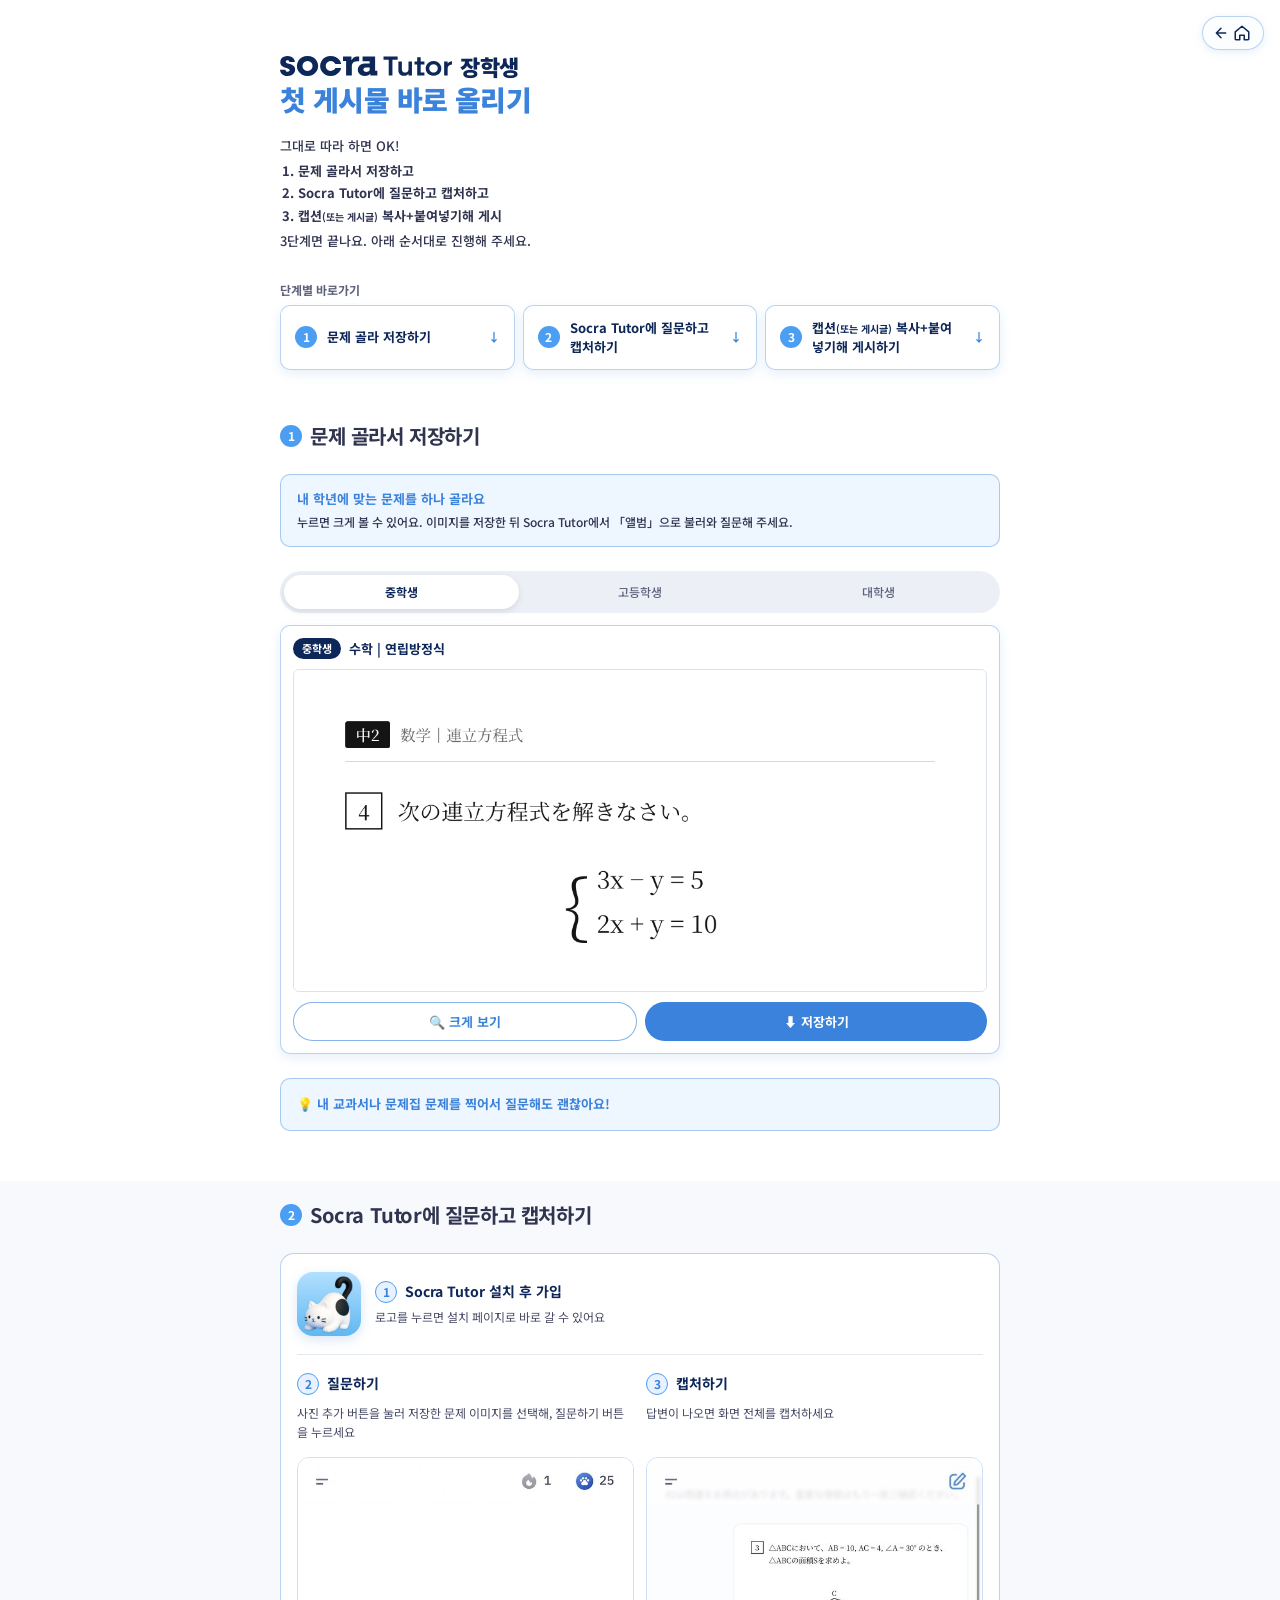
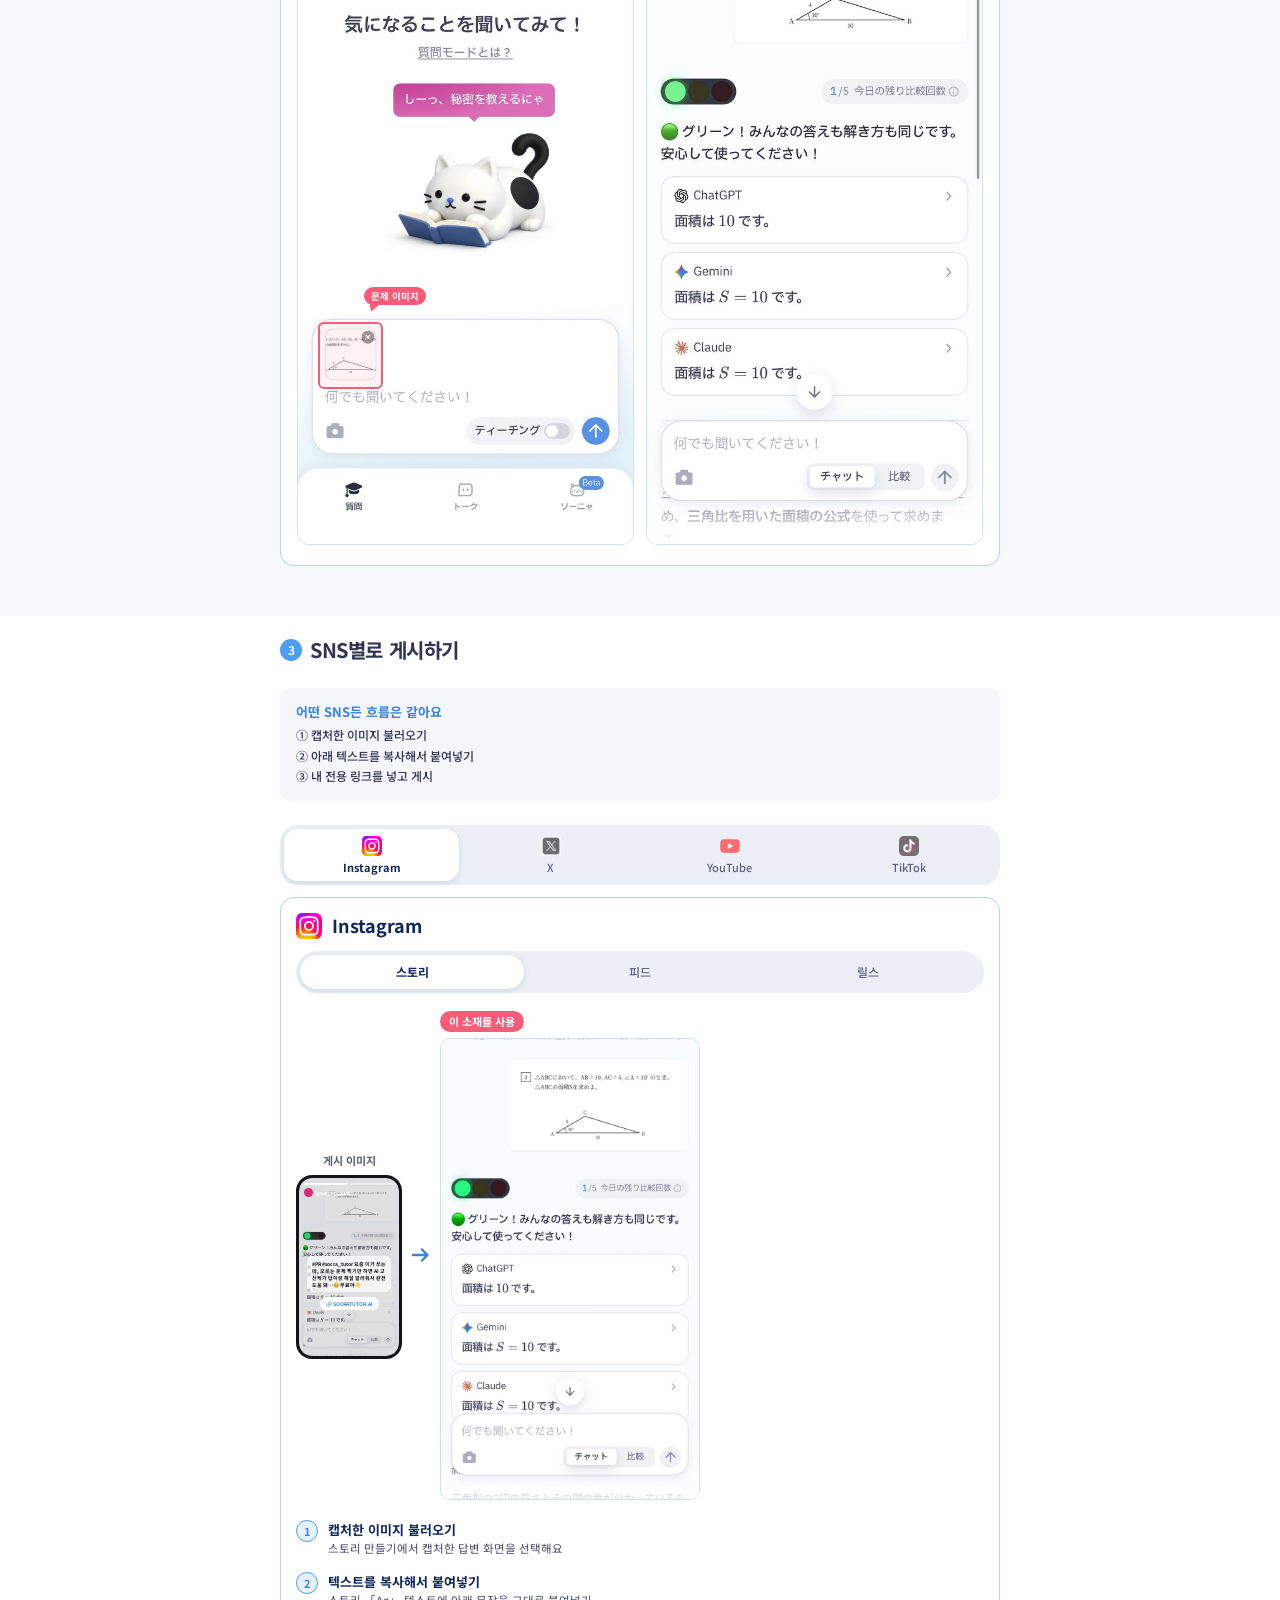
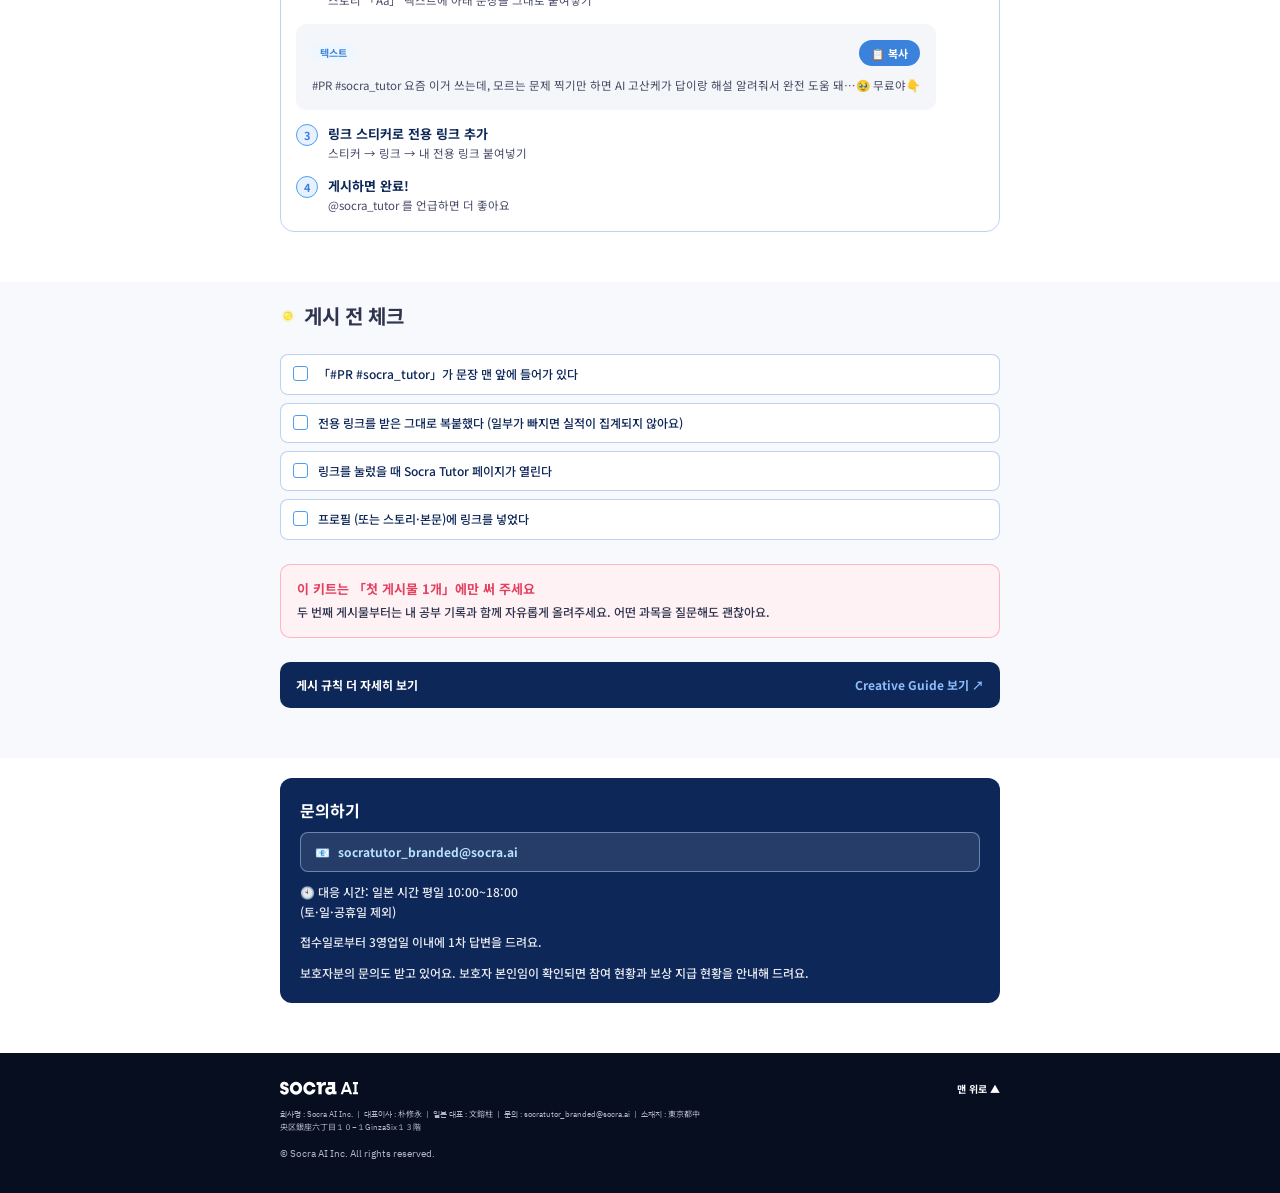
<file: kit/ko/index.html>
<!DOCTYPE html>
<html lang="ko" data-scholarship-page="kit">
<head>
<meta charset="UTF-8">
<meta name="viewport" content="width=device-width, initial-scale=1">
<title>Socra Tutor 장학생 Contents Kit</title>
<meta name="description" content="Socra Tutor 장학생의 첫 게시물에 쓸 수 있는 문제 이미지, 게시 순서, 복붙용 텍스트를 모은 키트입니다.">
<link rel="preconnect" href="https://fonts.googleapis.com">
<link rel="preconnect" href="https://fonts.gstatic.com" crossorigin>
<link href="https://fonts.googleapis.com/css2?family=Noto+Sans+KR:wght@400;500;700;900&family=Noto+Sans+JP:wght@400;500;700;900&family=IBM+Plex+Sans+KR:wght@400;600&display=swap" rel="stylesheet">
<style>
/* Figma 「Contents Kit — Mobile (375)」 기준. 토큰·공통 컴포넌트는 /guide 와 동일 */
:root{
  --blue-50:#eef6ff; --blue-500:#4c9ef3; --blue-550:#3a82db; --blue-700:#0e2759;
  --gray-50:#f4f6f9; --gray-bg:#f7f9fc; --gray-700:#5d617c; --gray-800:#464a65; --gray-900:#30344f;
  --red-500:#f95c78; --red-600:#e4405f;
  --line:rgba(58,130,219,.55); --line-soft:rgba(58,130,219,.35);
  --ff:'Noto Sans JP',sans-serif; --ff-plex:'IBM Plex Sans KR','Noto Sans JP',sans-serif;
}
*{box-sizing:border-box;margin:0;padding:0}
html{scroll-behavior:smooth;-webkit-text-size-adjust:100%;text-size-adjust:100%}
body{background:#fff;font-family:var(--ff);color:var(--gray-900);-webkit-font-smoothing:antialiased}
img,video{display:block;max-width:100%}
a{color:inherit;text-decoration:none}
button{font:inherit;color:inherit;background:none;border:0;cursor:pointer;text-align:left}
ul,ol{list-style:none}
b,strong{font-weight:700}
[hidden]{display:none!important}

.sec{padding:20px 20px 50px;scroll-margin-top:0}
.sec.tint{background:var(--gray-bg)}
.wrap{max-width:720px;margin:0 auto;display:flex;flex-direction:column}
.stack{display:flex;flex-direction:column}
.g8{gap:8px}.g24{gap:24px}

.sec-head{display:flex;align-items:center;gap:6px}
.sec-head img{width:16px;height:16px;flex:none}
.sec-head h2{font-size:18px;font-weight:700;line-height:1.4;letter-spacing:-.02em;color:var(--gray-900)}
.sec-head span{font-size:10px;font-weight:500;line-height:1.5;color:var(--gray-700);white-space:pre}

.callout{display:flex;flex-direction:column;gap:4px;padding:14px 16px;border-radius:10px;background:var(--gray-50)}
.callout .t{font-size:11px;font-weight:700;line-height:1.5;color:var(--blue-550)}
.callout .b{font-size:10px;font-weight:500;line-height:1.7;color:var(--gray-900)}
.callout.hl{background:var(--blue-50);border:.5px solid rgba(58,130,219,.4)}
.callout.warn{background:#fff2f5;border:.5px solid rgba(249,92,120,.4)}
.callout.warn .t{color:var(--red-600)}
.callout.notice{background:#fff9e6;border:.5px solid rgba(245,180,0,.4)}
.callout.tip .b{font-size:11px;font-weight:700;color:var(--blue-550)}

.check{display:flex;gap:10px;align-items:flex-start;padding:9px 12px;border-radius:8px;background:#fff;border:.5px solid var(--line-soft)}
.check::before{content:"";flex:none;width:13px;height:13px;margin-top:2px;border:1.2px solid var(--blue-500);border-radius:3px}
.check p{font-size:10px;font-weight:500;line-height:1.7;color:var(--blue-700)}

.steps{display:flex;flex-direction:column}
.step{display:flex;gap:12px;align-items:flex-start;padding:14px 0;border-bottom:.5px solid var(--line)}
.pill{flex:none;padding:3px 10px;border-radius:99px;background:var(--blue-500);font-family:var(--ff-plex);font-size:11px;font-weight:600;line-height:1.5;color:#fff;white-space:nowrap}
.step .body{flex:1;min-width:0;display:flex;flex-direction:column;gap:3px}
.step .body h4{font-size:12px;font-weight:700;line-height:1.5;color:var(--blue-700)}
.step .body p{font-size:10px;font-weight:400;line-height:1.7;color:var(--gray-800)}

/* ---------- Hero (guide와 동일) ---------- */
.hero{position:relative;padding:55px 20px 32px}
.home-btn{position:absolute;top:16px;right:16px;display:flex;align-items:center;gap:4px;padding:7px 12px 7px 10px;border-radius:99px;background:rgba(255,255,255,.9);border:.5px solid var(--line-soft);filter:drop-shadow(0 2px 4px rgba(58,130,219,.15))}
.home-btn img{width:16px;height:16px}
.home-btn img + img{width:18px;height:18px}
.title-row{display:flex;align-items:center;gap:8px}
.title-row img{width:172px;height:20px}
.title-row span{font-size:22px;font-weight:900;line-height:1;letter-spacing:-.02em;color:var(--blue-700)}
.hero h1{margin-top:4px;font-size:28px;font-weight:900;line-height:1.35;letter-spacing:-.02em;color:var(--blue-550)}
.hero .lead{margin-top:16px;font-size:11px;font-weight:500;line-height:1.75;color:var(--gray-900)}
.quick{margin-top:28px;display:flex;flex-direction:column;gap:6px}
.quick > p{font-size:10px;font-weight:700;line-height:1.5;color:var(--gray-700)}
.quick-links{display:flex;flex-wrap:wrap;gap:8px}
.quick-links a{flex:1 1 0;min-width:220px;display:flex;align-items:center;gap:10px;padding:12px 14px;border-radius:10px;background:rgba(255,255,255,.85);border:.5px solid var(--line-soft);box-shadow:0 4px 12px rgba(58,130,219,.12)}
.quick-links .n{flex:none;display:flex;align-items:center;justify-content:center;width:22px;height:22px;border-radius:99px;background:var(--blue-500);font-size:10px;font-weight:700;line-height:1;color:#fff}
.quick-links .l{flex:1;font-size:11px;font-weight:700;line-height:1.5;color:var(--blue-700)}
.quick-links .arr{font-size:12px;font-weight:700;line-height:1;color:var(--blue-550)}
.quick-links a:hover{border-color:var(--blue-550)}

/* ---------- 탭 ---------- */
.picker{display:flex;flex-direction:column;gap:12px;scroll-margin-top:12px}
.tabs{display:flex;gap:4px;padding:4px;border-radius:99px;background:#ecf0f6}
.tabs button{flex:1 1 0;min-width:0;padding:8px 4px;border-radius:99px;text-align:center;font-size:11px;font-weight:500;line-height:1.5;color:var(--gray-700);white-space:nowrap;overflow:hidden;text-overflow:ellipsis;transition:background .15s,color .15s}
.tabs button[aria-selected="true"]{background:#fff;font-weight:700;color:var(--blue-700);box-shadow:0 2px 6px rgba(13,38,89,.12)}
.tabs button:focus-visible{outline:2px solid var(--blue-550);outline-offset:1px}
.panel{display:flex;flex-direction:column;gap:12px}

/* ---------- 문제 카드 ---------- */
.pcard{display:flex;flex-direction:column;gap:10px;padding:12px;border-radius:10px;background:#fff;border:.5px solid var(--line-soft);box-shadow:0 4px 12px rgba(58,130,219,.12)}
.pc-head{display:flex;align-items:center;gap:8px}
.lv{flex:none;padding:2px 9px;border-radius:99px;background:var(--blue-700);font-size:10px;font-weight:700;line-height:1.5;color:#fff}
.pc-head b{font-size:11px;line-height:1.5;color:var(--blue-700)}
.pc-img{display:block;width:100%;padding:0;border-radius:6px;overflow:hidden;border:.5px solid #dce2eb;background:#fff;cursor:zoom-in}
.pc-img img{width:100%;height:auto}
.pc-btns{display:flex;gap:8px}
.btn{flex:1 1 0;display:flex;align-items:center;justify-content:center;padding:9px 8px;border-radius:99px;font-size:11px;font-weight:700;line-height:1.5;text-align:center}
.btn.ghost{background:#fff;border:1px solid rgba(58,130,219,.6);color:var(--blue-550)}
.btn.solid{background:var(--blue-550);color:#fff}
.btn.dim{background:rgba(255,255,255,.12);color:#fff}
.btn:active{transform:translateY(1px)}

/* ---------- SNS 카드 ---------- */
.pf-card{display:flex;flex-direction:column;gap:14px;padding:18px 16px 20px;border-radius:12px;background:#fff;border:.5px solid var(--line-soft)}
.pf-name{display:flex;align-items:center;gap:8px;font-size:15px;font-weight:700;line-height:1.4;color:var(--blue-700)}
.pf-name i{flex:none;width:8px;height:8px;border-radius:50%}
.exs{display:flex;gap:8px}
.ex{display:flex;flex-direction:column;gap:6px;width:112px}
.exs.two .ex{flex:1 1 0;width:auto;max-width:200px}
.ex-video{width:120px}
.ex > b{font-size:10px;line-height:1.5;color:var(--red-500)}
.ex img,.ex video{width:100%;height:auto;object-fit:cover;border-radius:8px;border:.5px solid rgba(58,130,219,.25);background:var(--gray-50)}
.ex video{aspect-ratio:9/16}
.vwrap{position:relative;cursor:pointer}
.vplay{position:absolute;inset:0;display:flex;align-items:center;justify-content:center;border-radius:8px;background:rgba(6,14,32,.28);transition:opacity .2s}
.vplay span{width:44px;height:44px;border-radius:50%;background:rgba(255,255,255,.94) url("data:image/svg+xml,%3Csvg xmlns='http://www.w3.org/2000/svg' viewBox='0 0 24 24'%3E%3Cpath d='M8 5.5v13l11-6.5z' fill='%233a82db'/%3E%3C/svg%3E") 55% 50%/22px no-repeat;box-shadow:0 4px 12px rgba(0,0,0,.2)}
.vwrap.playing .vplay{opacity:0}

/* ---------- 복사 박스 ---------- */
.copybox{display:flex;flex-direction:column;gap:10px;padding:14px;border-radius:10px;background:var(--gray-50)}
.cb-top{display:flex;align-items:center;justify-content:space-between;gap:8px}
.cb-label{padding:2px 8px;border-radius:99px;background:var(--blue-50);font-size:9px;font-weight:700;line-height:1.5;color:var(--blue-550)}
.cb-btn{flex:none;padding:5px 12px;border-radius:99px;background:var(--blue-550);font-size:10px;font-weight:700;line-height:1.5;color:#fff}
.cb-btn.done{background:#2fb36b}
.cb-text{font-size:11px;font-weight:500;line-height:1.7;color:var(--blue-700);-webkit-user-select:text;user-select:text;overflow-wrap:anywhere}

/* ---------- 3. Check ---------- */
.guide-link{display:flex;align-items:center;justify-content:space-between;gap:12px;padding:14px 16px;border-radius:10px;background:var(--blue-700)}
.guide-link b{font-size:11px;line-height:1.5;color:#fff}
.guide-link span{flex:none;font-size:11px;font-weight:700;line-height:1.5;color:#8cbefa}

/* ---------- 문의 ---------- */
.contact{display:flex;flex-direction:column;gap:10px;padding:20px;border-radius:12px;background:var(--blue-700);color:#fff}
.contact h4{font-size:16px;font-weight:700;line-height:1.5}
.contact .mail{display:flex;gap:8px;align-items:center;padding:10px 14px;border-radius:8px;background:rgba(255,255,255,.1);border:.5px solid rgba(184,226,255,.45);font-size:12px;font-weight:700;line-height:1.5}
.contact .mail b{flex:1;min-width:0;color:#b8e2ff;overflow-wrap:anywhere}
.contact > p{font-size:10px;font-weight:500;line-height:1.7;opacity:.9}

/* ---------- 문제 크게 보기 ---------- */
.viewer{position:fixed;inset:0;width:100%;height:100%;max-width:none;max-height:none;margin:0;padding:16px 16px 32px;border:0;background:rgba(6,14,32,.97);color:#fff;overflow:hidden}
.viewer::backdrop{background:rgba(6,14,32,.94)}
.viewer[open]{display:flex;flex-direction:column;justify-content:space-between}
.v-top{display:flex;align-items:center;justify-content:space-between;gap:12px}
.v-title{font-size:12px;line-height:1.5}
.v-close{flex:none;width:36px;height:36px;border-radius:99px;background:rgba(255,255,255,.15);font-size:14px;font-weight:700;text-align:center}
.v-img{display:flex;flex-direction:column;align-items:center;gap:12px;max-width:640px;width:100%;margin:0 auto}
.v-img img{width:100%;height:auto;max-height:70vh;object-fit:contain;border-radius:8px;background:#fff}
.v-img p{font-size:10px;font-weight:500;line-height:1.5;color:#aab4c8}
.v-actions{display:flex;flex-direction:column;gap:8px;max-width:640px;width:100%;margin:0 auto}
.v-actions .btn{flex:none;padding:13px 8px;font-size:12px}

.toast{position:fixed;left:50%;bottom:28px;transform:translate(-50%,20px);padding:9px 16px;border-radius:99px;background:rgba(14,39,89,.92);font-size:11px;font-weight:700;line-height:1.5;color:#fff;opacity:0;pointer-events:none;transition:opacity .2s,transform .2s;z-index:10;max-width:calc(100% - 40px);text-align:center}
.toast.show{opacity:1;transform:translate(-50%,0)}

/* ---------- Footer ---------- */
.footer{background:#060e20;padding:28px 20px 32px}
.footer .wrap{flex-direction:row;justify-content:space-between;align-items:flex-start;gap:56px}
.footer .inner{flex:1;min-width:0;max-width:420px;display:flex;flex-direction:column;gap:12px}
.footer .logo{width:78px;height:14.3px}
.footer p{font-family:var(--ff-plex);font-size:8px;line-height:1.65;color:#b5b7c6;white-space:pre-wrap}
.footer .copy{font-size:10px;line-height:1.5}
.footer .top{flex:none;font-size:10px;font-weight:700;line-height:1.65;color:#fff;white-space:nowrap}

html[data-scholarship-webview] .viewer{padding-top:calc(16px + var(--host-safe-area-top));padding-bottom:calc(32px + var(--host-safe-area-bottom))}

/* ================= v3 (2026-11) : 큰 글씨 · SNS 로고 · 목업→소재 레이아웃 ================= */
.sec-head h2{font-size:20px}
.hero .lead{font-size:13px}
.quick > p{font-size:12px}
.quick-links .l{font-size:13px}
.quick-links .lg{flex:none;width:22px;height:22px;border-radius:5px;object-fit:contain}
.callout .t{font-size:13px}
.callout .b{font-size:12px}
.callout.tip .b{font-size:13px}
.check p{font-size:12px}
.contact > p{font-size:12px}
.guide-link b,.guide-link span{font-size:12px}
.lv{font-size:11px}
.pc-head b{font-size:13px}
.btn{font-size:13px}
.tabs button{font-size:12px}

/* SNS 탭 (로고 위, 이름 아래) */
.tabs.sns{border-radius:18px}
.tabs.sns button{display:flex;flex-direction:column;align-items:center;gap:3px;padding:7px 4px 6px;border-radius:14px;font-size:11px}
.tabs.sns img{width:20px;height:20px;object-fit:contain;opacity:.55}
.tabs.sns button[aria-selected="true"] img{opacity:1}

/* SNS 카드 */
.pf-card{gap:0;padding:0;overflow:hidden;border-radius:14px}
.pf-head{display:flex;flex-direction:column;gap:12px;padding:16px 16px 14px}
.pf-name{font-size:18px;gap:10px}
.pf-name img{width:26px;height:26px;border-radius:6px;object-fit:contain}
.pf-card > .panel{gap:0}
.pf-body{display:flex;flex-direction:column;gap:18px;padding:16px 16px 18px}

/* 게시 이미지(목업) → 이 소재를 사용(원본) */
.compare{display:flex;align-items:center;gap:8px;padding:4px 16px}
.cmp-l,.cmp-r{display:flex;flex-direction:column;gap:6px}
.cmp-l{flex:none;align-items:center}
.cmp-l > b{font-size:11px;line-height:1.5;color:var(--gray-700)}
.cmp-r{flex:1;min-width:0;max-width:260px}
.cmp-r .chip{align-self:flex-start;padding:2px 9px;border-radius:99px;background:var(--red-500);font-size:11px;line-height:1.5;color:#fff}
.cmp-arr{flex:none;width:22px;height:22px;background:url("data:image/svg+xml,%3Csvg xmlns='http://www.w3.org/2000/svg' viewBox='0 0 22 22'%3E%3Cpath d='M3 11h14M12 5.5L17.5 11 12 16.5' stroke='%233a82db' stroke-width='2.4' stroke-linecap='round' stroke-linejoin='round' fill='none'/%3E%3C/svg%3E") center/22px no-repeat}
.src-img{width:100%;height:auto;object-fit:cover;object-position:top;border-radius:10px;border:.5px solid rgba(58,130,219,.25)}
.src-car{position:relative}
.src-car .track{display:flex;gap:8px;overflow-x:auto;scroll-snap-type:x mandatory;border-radius:10px;scrollbar-width:none}
.src-car .track::-webkit-scrollbar{display:none}
.src-car img{flex:none;width:100%;height:auto;object-fit:cover;object-position:top;scroll-snap-align:start;border-radius:10px;border:.5px solid rgba(58,130,219,.25)}
.src-car .cnt{position:absolute;top:8px;right:8px;padding:2px 7px;border-radius:99px;background:rgba(14,39,89,.7);font-size:10px;font-weight:700;line-height:1.5;color:#fff}
.cmp-r .vwrap{border-radius:10px;overflow:hidden}
.cmp-r video{width:100%;aspect-ratio:9/16;object-fit:cover;object-position:top;display:block;border-radius:10px;background:#000}
.vtag{position:absolute;top:8px;left:8px;padding:2px 8px;border-radius:99px;background:rgba(0,0,0,.55);font-size:10px;font-weight:700;line-height:1.5;color:#fff;pointer-events:none;transition:opacity .2s}
.vwrap.playing .vtag{opacity:0}
.swipe{display:flex;align-items:center;gap:6px;font-size:11px;font-weight:500;line-height:1.5;color:var(--gray-700)}
.swipe i{display:inline-flex;align-items:center;gap:4px;flex:none}
.swipe i::before{content:"";width:18px;height:7px;border-radius:4px;background:var(--blue-550)}
.swipe i::after{content:"";width:7px;height:7px;border-radius:50%;background:#c8d2e1}

/* 간결한 단계 */
.csteps{display:flex;flex-direction:column;gap:14px}
.csteps li{display:flex;gap:10px;align-items:flex-start}
.cn{flex:none;display:flex;align-items:center;justify-content:center;width:22px;height:22px;border-radius:99px;background:var(--blue-500);font-size:11px;font-weight:700;color:#fff}
.csteps h4{font-size:13px;font-weight:700;line-height:1.5;color:var(--blue-700)}
.csteps p{font-size:11.5px;font-weight:400;line-height:1.6;color:var(--gray-800)}

/* 복사 박스 */
.copybox{padding:16px}
.cb-label{font-size:10px}
.cb-btn{font-size:11px}
.cb-text{font-size:13px}

/* ---------- 휴대폰 목업 ---------- */
.phone{width:100px;height:206px;padding:3px;border-radius:16px;background:#141418;flex:none}
.phone .scr{position:relative;width:100%;height:100%;border-radius:13px;overflow:hidden;background:#fff center top/cover no-repeat;font-style:normal}
.phone i{font-style:normal}
.phone .who{position:absolute;top:10px;left:5px;display:flex;align-items:center;gap:3px;font-size:5px;font-weight:700;color:#fff}
.phone .who b{width:9px;height:9px;border-radius:50%;background:#d62976}
.phone .who.dark{position:static;color:#141418;margin:8px 5px 4px}
.phone .who.dark b{background:#788296}
.story .scr::before{content:"";position:absolute;inset:0;background:rgba(0,0,0,.12)}
.story .bars{position:absolute;top:5px;left:5px;right:5px;display:flex;gap:2px}
.story .bars b{flex:1;height:1.5px;border-radius:1px;background:#fff}
.story .bars b + b{opacity:.5}
.story .st{position:absolute;left:8px;right:8px;top:92px;display:flex;flex-direction:column;align-items:center;gap:5px}
.story .st p{padding:4px 5px;border-radius:5px;background:rgba(255,255,255,.92);font-size:5px;font-weight:700;line-height:1.4;color:#141418}
.story .sticker{padding:3px 6px;border-radius:99px;background:#fff;font-size:5px;font-weight:700;color:var(--blue-550);white-space:nowrap}
.feed img{width:100%;aspect-ratio:4/5;object-fit:cover;object-position:top}
.feed .ico,.xp .ico{display:block;margin:3px 5px;font-size:7px;color:#141418}
.feed p,.xp p{margin:0 5px;font-size:5px;font-weight:500;line-height:1.4;color:#141418;display:-webkit-box;-webkit-line-clamp:3;-webkit-box-orient:vertical;overflow:hidden}
.video .scr::after{content:"";position:absolute;left:0;right:0;bottom:0;height:70px;background:linear-gradient(transparent,rgba(0,0,0,.65))}
.video .side{position:absolute;right:6px;top:104px;z-index:1;font-size:9px;line-height:1.9;color:#fff;text-align:center}
.video .pl{position:absolute;left:36px;top:80px;width:22px;height:22px;border-radius:50%;background:rgba(255,255,255,.85) url("data:image/svg+xml,%3Csvg xmlns='http://www.w3.org/2000/svg' viewBox='0 0 22 22'%3E%3Cpath d='M9 7v8l6-4z' fill='%233a82db'/%3E%3C/svg%3E") center/22px no-repeat}
.video .cap{position:absolute;left:5px;right:22px;bottom:8px;z-index:1;color:#fff}
.video .cap b{display:block;font-size:5.5px}
.video .cap p{font-size:5px;line-height:1.4;display:-webkit-box;-webkit-line-clamp:3;-webkit-box-orient:vertical;overflow:hidden}
.xp em{display:block;margin:2px 5px;font-style:normal;font-size:5px;color:var(--blue-550)}
.xp .two{display:flex;gap:3px;margin:4px 5px}
.xp .two img{width:50%;aspect-ratio:41/52;object-fit:cover;object-position:top;border-radius:4px}

/* v3.1 : 목업 화면 9:16(양옆 잘림 없음) · 스토리 텍스트 박스 70% · X 내용 세로 가운데 */
.phone{width:106px;height:184px}
.story .st{top:78px}
.story .st p{background:rgba(255,255,255,.7)}
.video .side{top:88px;right:4px;text-shadow:0 0 3px rgba(0,0,0,.5)}
.video .pl{left:39px;top:72px;box-shadow:0 1px 4px rgba(0,0,0,.25)}
.xp .scr{display:flex;flex-direction:column;justify-content:center}
.xp .two img{aspect-ratio:44/52}

/* v3.2 : 2장 소재 넘기기 버튼 (PC 마우스에서도 넘길 수 있게) */
.src-car .track{cursor:pointer;touch-action:pan-x pan-y}
.car-btn{position:absolute;top:50%;width:28px;height:28px;margin-top:-14px;border-radius:50%;background:rgba(14,39,89,.6) url("data:image/svg+xml,%3Csvg xmlns='http://www.w3.org/2000/svg' viewBox='0 0 24 24'%3E%3Cpath d='M9 5l7 7-7 7' stroke='white' stroke-width='2.6' fill='none' stroke-linecap='round' stroke-linejoin='round'/%3E%3C/svg%3E") center/16px no-repeat;box-shadow:0 2px 6px rgba(0,0,0,.2)}
.car-btn.next{right:6px}
.car-btn.prev{left:6px;transform:scaleX(-1)}
.car-btn[hidden]{display:none}

/* v4 : 3단계 플로우 (문제 → 질문·캡처 → 게시) */
.sn{flex:none;display:inline-flex;align-items:center;justify-content:center;width:22px;height:22px;border-radius:99px;background:var(--blue-500);font-size:12px;font-weight:700;line-height:1;color:#fff}
.sec-head{gap:8px}
.hero .lead ol{list-style:decimal;margin:2px 0 2px 1.4em;font-weight:700}
.hero .lead small,.quick-links small{font-size:10px}
.quick-links .n{font-size:12px}
.csteps li.cb-li{display:flex;flex-direction:column;gap:10px}
.ask-card{display:flex;flex-direction:column;gap:18px;padding:18px 16px 20px;border-radius:14px;background:#fff;border:.5px solid var(--line-soft)}
.ask-card h4{display:flex;align-items:center;gap:8px;font-size:14px;font-weight:700;line-height:1.4;color:var(--blue-700)}
.ask-card p{font-size:12px;font-weight:400;line-height:1.6;color:var(--gray-800)}
.ask-1{display:flex;align-items:center;gap:14px;padding-bottom:18px;border-bottom:1px solid #e4e9f1}
.ask-1 > div{display:flex;flex-direction:column;gap:4px}
.ask-icon{flex:none;width:64px;height:64px;border-radius:16px;overflow:hidden;box-shadow:0 4px 12px rgba(58,130,219,.18);transition:transform .15s}
.ask-icon:active{transform:scale(.95)}
.ask-icon img{width:100%;height:100%;object-fit:cover}
.ask-23{display:flex;gap:12px}
.ask-col{flex:1 1 0;min-width:0;display:flex;flex-direction:column;gap:8px}
.ask-col p{flex:1}
.ask-col img{width:100%;aspect-ratio:145/296;object-fit:cover;object-position:top;border-radius:12px;border:.5px solid rgba(58,130,219,.25)}
.sec-head .sn{font-size:12px;font-weight:700;color:#fff;white-space:normal}

/* v4.1 : 하위 스텝 숫자는 연한 배경+테두리 (큰 스텝은 진한 파랑) · 예시 이미지 간격 · 문제 이미지 강조 */
.cn,.ask-card .sn{background:#e8f2fe;border:1px solid var(--blue-500);color:var(--blue-550)}
.ask-col{gap:16px}
.ask-col > h4{margin-bottom:-8px}
.ask-img{position:relative}
.ask-img img{width:100%;aspect-ratio:145/296;object-fit:cover;object-position:top;border-radius:12px;border:.5px solid rgba(58,130,219,.25)}
.hl-ring{position:absolute;left:6.2%;top:67.6%;width:19.3%;height:9.8%;border:2px solid var(--red-500);border-radius:6px;background:rgba(249,92,120,.08);animation:hlp 1.6s ease-in-out infinite}
.hl-chip{position:absolute;left:31%;top:72.3%;transform:translateY(-50%);padding:3px 7px;border-radius:99px;background:var(--red-500);font-size:9.5px;font-weight:700;line-height:1.3;color:#fff;white-space:nowrap}
.hl-chip::before{content:"";position:absolute;left:-5px;top:50%;margin-top:-4px;border:4px solid transparent;border-right:5px solid var(--red-500);border-left:0}
@keyframes hlp{0%,100%{box-shadow:0 0 0 0 rgba(249,92,120,.45)}50%{box-shadow:0 0 0 4px rgba(249,92,120,0)}}
@media (prefers-reduced-motion:reduce){.hl-ring{animation:none}}
/* v4.2 : 라벨을 썸네일 우상단으로, 꼬리를 말풍선 아래 경계에 붙임 */
.hl-chip{left:20%;top:auto;bottom:34.8%;transform:none}
.hl-chip::before{left:5px;top:auto;bottom:-6px;margin:0;width:10px;height:7px;border:0;background:var(--red-500);clip-path:polygon(0 0,100% 0,20% 100%)}

/* v4.3 : 릴스·TikTok·YouTube(영상·그라데이션 목업)에서 카드 외곽선이 가려지는 문제 —
   외곽선을 카드 맨 위 레이어에 그리고, Safari의 둥근 모서리 클리핑 버그를 막는다 */
.pf-card{position:relative;isolation:isolate;border:0}
.pf-card::after{content:"";position:absolute;inset:0;z-index:5;border:1px solid var(--line-soft);border-radius:inherit;pointer-events:none}
.phone .scr,.cmp-r .vwrap,.pf-card{-webkit-mask-image:-webkit-radial-gradient(white,black);transform:translateZ(0)}
/* v4.4 : 영상 소재 박스에도 외곽선 (재생 전 어두운 오버레이에 테두리가 묻히지 않게 맨 위에 그림) */
.cmp-r .vwrap::after{content:"";position:absolute;inset:0;z-index:3;border:1px solid var(--line-soft);border-radius:10px;pointer-events:none}
.cmp-r .vplay{border-radius:10px}
.cmp-r video{background:#fff}
/* v4.5 : iOS Safari — 카드에 overflow:hidden·마스크를 걸지 않음 (둥근 모서리 클리핑이 테두리 아래쪽을 흐리게 지우는 버그 회피) */
.pf-card{overflow:visible;-webkit-mask-image:none;transform:none}

:root{--ff:'Noto Sans KR','Noto Sans JP',sans-serif}

</style>
<link rel="stylesheet" href="/assets/scholarship-embed.css">
</head>
<body>

<!-- ================= Hero ================= -->
<header class="hero" id="top">
  <a class="home-btn" href="https://socratutor.ai/event/scholarship" target="_top" aria-label="장학생 모집 페이지로 돌아가기"><img src="/guide/assets/icon-arrow-left.svg" alt=""><img src="/guide/assets/icon-home.svg" alt=""></a>
  <div class="wrap">
    <div class="title-row"><img src="/guide/assets/logo-tutor.svg" alt="Socra Tutor" width="172" height="20"><span>장학생</span></div>
    <h1>첫 게시물 바로 올리기</h1>
    <div class="lead">그대로 따라 하면 OK!<ol><li>문제 골라서 저장하고</li><li>Socra Tutor에 질문하고 캡처하고</li><li>캡션<small>(또는 게시글)</small> 복사+붙여넣기해 게시</li></ol>3단계면 끝나요. 아래 순서대로 진행해 주세요.</div>
    <nav class="quick" aria-label="단계별 바로가기">
      <p>단계별 바로가기</p>
      <div class="quick-links">
        <a href="#problem"><span class="n">1</span><span class="l">문제 골라 저장하기</span><span class="arr">↓</span></a>
        <a href="#ask"><span class="n">2</span><span class="l">Socra Tutor에 질문하고 캡처하기</span><span class="arr">↓</span></a>
        <a href="#post"><span class="n">3</span><span class="l">캡션<small>(또는 게시글)</small> 복사+붙여넣기해 게시하기</span><span class="arr">↓</span></a>
      </div>
    </nav>
  </div>
</header>

<main>
<!-- ================= 1. Problem ================= -->
<section class="sec" id="problem">
  <div class="wrap g24">
    <div class="sec-head"><span class="sn">1</span><h2>문제 골라서 저장하기</h2></div>
    <div class="callout hl"><p class="t">내 학년에 맞는 문제를 하나 골라요</p><p class="b">누르면 크게 볼 수 있어요. 이미지를 저장한 뒤 Socra Tutor에서 「앨범」으로 불러와 질문해 주세요.</p></div>
    <div class="picker">
      <div class="tabs" role="tablist" data-tabs="level"><button type="button" role="tab" id="tab-lv-mid" aria-controls="panel-lv-mid" aria-selected="true" tabindex="0"><span>중학생</span></button><button type="button" role="tab" id="tab-lv-high" aria-controls="panel-lv-high" aria-selected="false" tabindex="-1"><span>고등학생</span></button><button type="button" role="tab" id="tab-lv-uni" aria-controls="panel-lv-uni" aria-selected="false" tabindex="-1"><span>대학생</span></button></div>
      <div class="panel" role="tabpanel" id="panel-lv-mid" aria-labelledby="tab-lv-mid">
        <div class="pcard">
          <div class="pc-head"><span class="lv">중학생</span><b>수학 | 연립방정식</b></div>
          <button type="button" class="pc-img" data-view="mid" aria-label="🔍 크게 보기"><img src="/kit/assets/problem-mid.png" alt="중학생용 문제: 연립방정식"></button>
          <div class="pc-btns"><button type="button" class="btn ghost" data-view="mid">🔍 크게 보기</button><a class="btn solid" href="/kit/assets/problem-mid.png" download="socratutor_mid.png" data-save="mid">⬇ 저장하기</a></div>
        </div></div><div class="panel" role="tabpanel" id="panel-lv-high" aria-labelledby="tab-lv-high" hidden>
        <div class="pcard">
          <div class="pc-head"><span class="lv">고등학생</span><b>수학Ⅰ | 이차함수</b></div>
          <button type="button" class="pc-img" data-view="high" aria-label="🔍 크게 보기"><img src="/kit/assets/problem-high.png" alt="고등학생용 문제: 이차함수"></button>
          <div class="pc-btns"><button type="button" class="btn ghost" data-view="high">🔍 크게 보기</button><a class="btn solid" href="/kit/assets/problem-high.png" download="socratutor_high.png" data-save="high">⬇ 저장하기</a></div>
        </div></div><div class="panel" role="tabpanel" id="panel-lv-uni" aria-labelledby="tab-lv-uni" hidden>
        <div class="pcard">
          <div class="pc-head"><span class="lv">대학생</span><b>교양 | 레포트 과제</b></div>
          <button type="button" class="pc-img" data-view="uni" aria-label="🔍 크게 보기"><img src="/kit/assets/problem-uni.png" alt="대학생용 과제: 레포트"></button>
          <div class="pc-btns"><button type="button" class="btn ghost" data-view="uni">🔍 크게 보기</button><a class="btn solid" href="/kit/assets/problem-uni.png" download="socratutor_uni.png" data-save="uni">⬇ 저장하기</a></div>
        </div></div>
    </div>
    <div class="callout hl tip"><p class="b">💡 내 교과서나 문제집 문제를 찍어서 질문해도 괜찮아요!</p></div>
  </div>
</section>

<!-- ================= 2. Ask ================= -->
<section class="sec tint" id="ask">
  <div class="wrap g24">
    <div class="sec-head"><span class="sn">2</span><h2>Socra Tutor에 질문하고 캡처하기</h2></div>
    <div class="ask-card">
      <div class="ask-1"><a class="ask-icon" href="https://socratutor.ai/landing" target="_blank" rel="noopener"><img src="/kit/assets/ask-1.png" alt="Socra Tutor 앱"></a><div><h4><span class="sn">1</span>Socra Tutor 설치 후 가입</h4><p>로고를 누르면 설치 페이지로 바로 갈 수 있어요</p></div></div>
      <div class="ask-23"><div class="ask-col"><h4><span class="sn">2</span>질문하기</h4><p>사진 추가 버튼을 눌러 저장한 문제 이미지를 선택해, 질문하기 버튼을 누르세요</p><div class="ask-img"><img src="/kit/assets/ask-2.jpg" alt="질문 화면" loading="lazy"><span class="hl-ring" aria-hidden="true"></span><span class="hl-chip">문제 이미지</span></div></div><div class="ask-col"><h4><span class="sn">3</span>캡처하기</h4><p>답변이 나오면 화면 전체를 캡처하세요</p><div class="ask-img"><img src="/kit/assets/ask-3.jpg" alt="답변 화면" loading="lazy"></div></div></div>
    </div>
  </div>
</section>

<!-- ================= 3. Post ================= -->
<section class="sec" id="post">
  <div class="wrap g24">
    <div class="sec-head"><span class="sn">3</span><h2>SNS별로 게시하기</h2></div>
    <div class="callout"><p class="t">어떤 SNS든 흐름은 같아요</p><p class="b">① 캡처한 이미지 불러오기<br>② 아래 텍스트를 복사해서 붙여넣기<br>③ 내 전용 링크를 넣고 게시</p></div>
    <div class="picker" id="platforms">
      <div class="tabs sns" role="tablist" data-tabs="platform"><button type="button" role="tab" id="tab-instagram" aria-controls="panel-instagram" aria-selected="true" tabindex="0"><img src="/kit/assets/instagram.svg" alt=""><span>Instagram</span></button><button type="button" role="tab" id="tab-x" aria-controls="panel-x" aria-selected="false" tabindex="-1"><img src="/kit/assets/x.png" alt=""><span>X</span></button><button type="button" role="tab" id="tab-youtube" aria-controls="panel-youtube" aria-selected="false" tabindex="-1"><img src="/kit/assets/youtube.png" alt=""><span>YouTube</span></button><button type="button" role="tab" id="tab-tiktok" aria-controls="panel-tiktok" aria-selected="false" tabindex="-1"><img src="/kit/assets/tiktok.svg" alt=""><span>TikTok</span></button></div>
      <div class="panel" role="tabpanel" id="panel-instagram" aria-labelledby="tab-instagram"><div class="pf-card"><div class="pf-head"><h3 class="pf-name"><img src="/kit/assets/instagram.svg" alt="">Instagram</h3><div class="tabs" role="tablist" data-tabs="format"><button type="button" role="tab" id="tab-ig-story" aria-controls="panel-ig-story" aria-selected="true" tabindex="0"><span>스토리</span></button><button type="button" role="tab" id="tab-ig-feed" aria-controls="panel-ig-feed" aria-selected="false" tabindex="-1"><span>피드</span></button><button type="button" role="tab" id="tab-ig-reel" aria-controls="panel-ig-reel" aria-selected="false" tabindex="-1"><span>릴스</span></button></div></div><div class="panel" role="tabpanel" id="panel-ig-story" aria-labelledby="tab-ig-story"><div class="compare"><div class="cmp-l"><b>게시 이미지</b><div class="phone story"><div class="scr" style="background-image:url(/kit/assets/story.jpg)"><i class="bars"><b></b><b></b></i><i class="who"><b></b>your_account</i><div class="st"><p>#PR #socra_tutor 요즘 이거 쓰는데, 모르는 문제 찍기만 하면 AI 고산케가 답이랑 해설 알려줘서 완전 도움 돼…🥹 무료야👇</p><span class="sticker">🔗 SOCRATUTOR.AI</span></div></div></div></div><span class="cmp-arr" aria-hidden="true"></span><div class="cmp-r"><b class="chip">이 소재를 사용</b><img class="src-img" src="/kit/assets/story.jpg" alt="Story" style="aspect-ratio:9/16" loading="lazy"></div></div><div class="pf-body"><ol class="csteps"><li><span class="cn">1</span><div><h4>캡처한 이미지 불러오기</h4><p>스토리 만들기에서 캡처한 답변 화면을 선택해요</p></div></li><li><span class="cn">2</span><div><h4>텍스트를 복사해서 붙여넣기</h4><p>스토리 「Aa」 텍스트에 아래 문장을 그대로 붙여넣기</p></div></li><li class="cb-li"><div class="copybox"><div class="cb-top"><span class="cb-label">텍스트</span><button type="button" class="cb-btn" data-copy>📋 복사</button></div><p class="cb-text">#PR #socra_tutor 요즘 이거 쓰는데, 모르는 문제 찍기만 하면 AI 고산케가 답이랑 해설 알려줘서 완전 도움 돼…🥹 무료야👇</p></div></li><li><span class="cn">3</span><div><h4>링크 스티커로 전용 링크 추가</h4><p>스티커 → 링크 → 내 전용 링크 붙여넣기</p></div></li><li><span class="cn">4</span><div><h4>게시하면 완료!</h4><p>@socra_tutor 를 언급하면 더 좋아요</p></div></li></ol></div></div><div class="panel" role="tabpanel" id="panel-ig-feed" aria-labelledby="tab-ig-feed" hidden><div class="compare"><div class="cmp-l"><b>게시 이미지</b><div class="phone feed"><div class="scr"><i class="who dark"><b></b>your_account</i><img src="/kit/assets/ig-1.jpg" alt=""><i class="ico">♡ 💬 ➤</i><p>#PR #socra_tutor 요즘 이거 쓰는데, 모르는 문제 찍기만 하면 AI 고산케가 답이랑 해설 알려줘서 완전 도움 돼…🥹 무료니까 프로필 링크에서 봐봐🔗</p></div></div></div><span class="cmp-arr" aria-hidden="true"></span><div class="cmp-r"><b class="chip">이 소재를 사용</b><div class="src-car"><div class="track"><img src="/kit/assets/ig-1.jpg" alt="Feed 1" style="aspect-ratio:4/5" loading="lazy"><img src="/kit/assets/ig-2.jpg" alt="Feed 2" style="aspect-ratio:4/5" loading="lazy"></div><span class="cnt">1 / 2</span><button type="button" class="car-btn prev" aria-label="prev" hidden></button><button type="button" class="car-btn next" aria-label="next"></button></div></div></div><div class="pf-body"><p class="swipe"><i></i>소재는 2장 (밀어서 2장째)</p><ol class="csteps"><li><span class="cn">1</span><div><h4>캡처한 이미지 불러오기</h4><p>저장한 문제 이미지와 답변 캡처, 2장을 선택해요</p></div></li><li><span class="cn">2</span><div><h4>캡션을 복사해서 게시</h4><p>@socra_tutor 를 태그하면 더 좋아요</p></div></li><li class="cb-li"><div class="copybox"><div class="cb-top"><span class="cb-label">캡션</span><button type="button" class="cb-btn" data-copy>📋 복사</button></div><p class="cb-text">#PR #socra_tutor 요즘 이거 쓰는데, 모르는 문제 찍기만 하면 AI 고산케가 답이랑 해설 알려줘서 완전 도움 돼…🥹 무료니까 프로필 링크에서 봐봐🔗</p></div></li><li><span class="cn">3</span><div><h4>프로필에 전용 링크 추가</h4><p>프로필 편집 → 링크 → 외부 링크 추가</p></div></li></ol></div></div><div class="panel" role="tabpanel" id="panel-ig-reel" aria-labelledby="tab-ig-reel" hidden><div class="compare"><div class="cmp-l"><b>게시 이미지</b><div class="phone video"><div class="scr" style="background-image:url(/kit/assets/example2.jpg)"><i class="side">♡<br>💬<br>➤</i><span class="pl"></span><div class="cap"><b>@your_account</b><p>#PR #socra_tutor 요즘 이거 쓰는데, 모르는 문제 찍기만 하면 AI 고산케가 답이랑 해설 알려줘서 완전 도움 돼…🥹 무료니까 프로필 링크에서 봐봐🔗</p></div></div></div></div><span class="cmp-arr" aria-hidden="true"></span><div class="cmp-r"><b class="chip">이 소재를 사용</b><div class="vwrap"><video src="/kit/assets/example2.mp4" poster="/kit/assets/example2.jpg" playsinline muted loop preload="metadata"></video><button type="button" class="vplay" aria-label="동영상 재생"><span></span></button><span class="vtag">▶ 눌러서 재생</span></div></div></div><div class="pf-body"><ol class="csteps"><li><span class="cn">1</span><div><h4>캡처한 이미지 불러오기</h4><p>릴스 만들기에서 캡처한 이미지를 선택해요</p></div></li><li><span class="cn">2</span><div><h4>캡션을 붙여넣고 게시</h4><p>@socra_tutor 를 태그하면 더 좋아요</p></div></li><li class="cb-li"><div class="copybox"><div class="cb-top"><span class="cb-label">캡션</span><button type="button" class="cb-btn" data-copy>📋 복사</button></div><p class="cb-text">#PR #socra_tutor 요즘 이거 쓰는데, 모르는 문제 찍기만 하면 AI 고산케가 답이랑 해설 알려줘서 완전 도움 돼…🥹 무료니까 프로필 링크에서 봐봐🔗</p></div></li><li><span class="cn">3</span><div><h4>프로필에 전용 링크 추가</h4><p>피드 게시물과 같은 링크면 돼요</p></div></li></ol></div></div></div></div>
      <div class="panel" role="tabpanel" id="panel-x" aria-labelledby="tab-x" hidden><div class="pf-card"><div class="pf-head"><h3 class="pf-name"><img src="/kit/assets/x.png" alt="">X</h3></div><div class="compare"><div class="cmp-l"><b>게시 이미지</b><div class="phone xp"><div class="scr"><i class="who dark"><b></b>your_account</i><p>#PR #socra_tutor 과제하다 막혔을 때 이거 찾아낸 나, 천재 아님?? 찍기만 하면 AI 고산케가 답이랑 해설 알려줌. 심지어 무료. 왜 아무도 안 알려줬냐고</p><em>socratutor.ai/…</em><div class="two"><img src="/kit/assets/x-1.jpg" alt=""><img src="/kit/assets/x-2.jpg" alt=""></div><i class="ico">💬 🔁 ♡</i></div></div></div><span class="cmp-arr" aria-hidden="true"></span><div class="cmp-r"><b class="chip">이 소재를 사용</b><div class="src-car"><div class="track"><img src="/kit/assets/x-1.jpg" alt="X 1" style="aspect-ratio:7/8" loading="lazy"><img src="/kit/assets/x-2.jpg" alt="X 2" style="aspect-ratio:7/8" loading="lazy"></div><span class="cnt">1 / 2</span><button type="button" class="car-btn prev" aria-label="prev" hidden></button><button type="button" class="car-btn next" aria-label="next"></button></div></div></div><div class="pf-body"><p class="swipe"><i></i>소재는 2장 (밀어서 2장째)</p><ol class="csteps"><li><span class="cn">1</span><div><h4>캡처한 이미지 불러오기</h4><p>포스트 작성 화면에서 이미지를 첨부해요</p></div></li><li><span class="cn">2</span><div><h4>포스트를 복사해서 붙여넣기</h4><p>아래 문장을 본문에 붙여넣기</p></div></li><li class="cb-li"><div class="copybox"><div class="cb-top"><span class="cb-label">포스트</span><button type="button" class="cb-btn" data-copy>📋 복사</button></div><p class="cb-text">#PR #socra_tutor 과제하다 막혔을 때 이거 찾아낸 나, 천재 아님??<br>찍기만 하면 AI 고산케가 답이랑 해설 알려줌. 심지어 무료. 왜 아무도 안 알려줬냐고<br>(여기에 전용 링크 붙여넣기)</p></div></li><li><span class="cn">3</span><div><h4>마지막 줄에 전용 링크를 붙여넣고 게시</h4><p>프로필에 고정하면 더 좋아요</p></div></li></ol></div></div></div>
      <div class="panel" role="tabpanel" id="panel-youtube" aria-labelledby="tab-youtube" hidden><div class="pf-card"><div class="pf-head"><h3 class="pf-name"><img src="/kit/assets/youtube.png" alt="">YouTube</h3></div><div class="compare"><div class="cmp-l"><b>게시 이미지</b><div class="phone video"><div class="scr" style="background-image:url(/kit/assets/example2.jpg)"><i class="side">♡<br>💬<br>➤</i><span class="pl"></span><div class="cap"><b>@your_account</b><p>#PR #socra_tutor 요즘 이거 쓰는데, 모르는 문제 찍기만 하면 AI 고산케가 답이랑 해설 알려줘서 완전 도움 돼…🥹 무료니까 채널 링크를 누르거나, 댓글 링크를 브라우저에 복붙해봐!🔗 #공부계정 #공부기록 #수험생 #shorts</p></div></div></div></div><span class="cmp-arr" aria-hidden="true"></span><div class="cmp-r"><b class="chip">이 소재를 사용</b><div class="vwrap"><video src="/kit/assets/example2.mp4" poster="/kit/assets/example2.jpg" playsinline muted loop preload="metadata"></video><button type="button" class="vplay" aria-label="동영상 재생"><span></span></button><span class="vtag">▶ 눌러서 재생</span></div></div></div><div class="pf-body"><ol class="csteps"><li><span class="cn">1</span><div><h4>캡처한 이미지 불러오기</h4><p>쇼츠 만들기에서 캡처한 이미지를 선택해요</p></div></li><li><span class="cn">2</span><div><h4>제목·설명란 붙여넣기</h4><p>쇼츠는 「캡션 추가」에 쓴 내용이 제목이 돼요</p></div></li><li class="cb-li"><div class="copybox"><div class="cb-top"><span class="cb-label">제목</span><button type="button" class="cb-btn" data-copy>📋 복사</button></div><p class="cb-text">모르는 문제, 찍기만 하면 AI 고산케가 해설해 줘🥹</p></div><div class="copybox"><div class="cb-top"><span class="cb-label">설명란</span><button type="button" class="cb-btn" data-copy>📋 복사</button></div><p class="cb-text">#PR #socra_tutor 요즘 이거 쓰는데, 모르는 문제 찍기만 하면 AI 고산케가 답이랑 해설 알려줘서 완전 도움 돼…🥹 무료니까 채널 링크를 누르거나, 댓글 링크를 브라우저에 복붙해봐!🔗 #공부계정 #공부기록 #수험생 #shorts</p></div></li><li><span class="cn">3</span><div><h4>「유료 프로모션」 체크</h4><p>업로드 화면 설정에서</p></div></li><li><span class="cn">4</span><div><h4>채널과 댓글에 전용 링크 넣기</h4><p>쇼츠 설명란 링크는 누를 수 없어서</p></div></li></ol></div></div></div>
      <div class="panel" role="tabpanel" id="panel-tiktok" aria-labelledby="tab-tiktok" hidden><div class="pf-card"><div class="pf-head"><h3 class="pf-name"><img src="/kit/assets/tiktok.svg" alt="">TikTok</h3></div><div class="compare"><div class="cmp-l"><b>게시 이미지</b><div class="phone video"><div class="scr" style="background-image:url(/kit/assets/example2.jpg)"><i class="side">♡<br>💬<br>➤</i><span class="pl"></span><div class="cap"><b>@your_account</b><p>#PR #socra_tutor 모르는 문제, AI 고산케한테 한꺼번에 물어본 결과👀 앱 링크는 Instagram 프로필에서🔗 #공부계정 #수험생 #추천</p></div></div></div></div><span class="cmp-arr" aria-hidden="true"></span><div class="cmp-r"><b class="chip">이 소재를 사용</b><div class="vwrap"><video src="/kit/assets/example2.mp4" poster="/kit/assets/example2.jpg" playsinline muted loop preload="metadata"></video><button type="button" class="vplay" aria-label="동영상 재생"><span></span></button><span class="vtag">▶ 눌러서 재생</span></div></div></div><div class="pf-body"><ol class="csteps"><li><span class="cn">1</span><div><h4>캡처한 이미지 불러오기</h4><p>업로드 화면에서 캡처한 이미지를 선택해요</p></div></li><li><span class="cn">2</span><div><h4>캡션을 붙여넣고 게시</h4><p>게시 설정의 「콘텐츠 공개 설정」도 켜기</p></div></li><li class="cb-li"><div class="copybox"><div class="cb-top"><span class="cb-label">캡션</span><button type="button" class="cb-btn" data-copy>📋 복사</button></div><p class="cb-text">#PR #socra_tutor 모르는 문제, AI 고산케한테 한꺼번에 물어본 결과👀 앱 링크는 Instagram 프로필에서🔗 #공부계정 #수험생 #추천</p></div></li><li><span class="cn">3</span><div><h4>프로필에 Instagram 연결하기</h4><p>프로필 편집 → Instagram → 전용 링크를 넣은 내 Instagram 연결</p></div></li></ol><div class="callout notice"><p class="b">TikTok은 팔로워 1,000명 이상부터 프로필에 링크를 넣을 수 있어요. 1,000명 이상이면 「웹사이트」 칸에 전용 링크를 바로 넣고, 1,000명 미만이면 Instagram 프로필에 전용 링크를 꼭 넣어 주세요.</p></div></div></div></div>
    </div>
  </div>
</section>

<!-- ================= 4. Check ================= -->
<section class="sec tint" id="check">
  <div class="wrap g24">
    <div class="sec-head"><img src="/assets/light-yellow.png" alt=""><h2>게시 전 체크</h2></div>
    <div class="stack g8">
      <div class="check"><p>「#PR #socra_tutor」가 문장 맨 앞에 들어가 있다</p></div>
      <div class="check"><p>전용 링크를 받은 그대로 복붙했다 (일부가 빠지면 실적이 집계되지 않아요)</p></div>
      <div class="check"><p>링크를 눌렀을 때 Socra Tutor 페이지가 열린다</p></div>
      <div class="check"><p>프로필 (또는 스토리·본문)에 링크를 넣었다</p></div>
    </div>
    <div class="callout warn"><p class="t">이 키트는 「첫 게시물 1개」에만 써 주세요</p><p class="b">두 번째 게시물부터는 내 공부 기록과 함께 자유롭게 올려주세요. 어떤 과목을 질문해도 괜찮아요.</p></div>
    <a class="guide-link" href="/guide/"><b>게시 규칙 더 자세히 보기</b><span>Creative Guide 보기 ↗</span></a>
  </div>
</section>

<!-- ================= Contact ================= -->
<section class="sec" id="contact">
  <div class="wrap">
    <div class="contact">
      <h4>문의하기</h4>
      <a class="mail" href="mailto:socratutor_branded@socra.ai"><span>📧</span><b>socratutor_branded@socra.ai</b></a>
      <p>🕙 대응 시간: 일본 시간 평일 10:00~18:00<br>(토·일·공휴일 제외)</p>
      <p>접수일로부터 3영업일 이내에 1차 답변을 드려요.</p>
      <p>보호자분의 문의도 받고 있어요. 보호자 본인임이 확인되면 참여 현황과 보상 지급 현황을 안내해 드려요.</p>
    </div>
  </div>
</section>
</main>

<dialog class="viewer" aria-label="문제 크게 보기">
  <div class="v-top"><b class="v-title"></b><button type="button" class="v-close" aria-label="닫기">✕</button></div>
  <div class="v-img"><img alt=""><p>두 손가락으로 확대할 수 있어요</p></div>
  <div class="v-actions"><a class="btn solid" href="#" download data-save-viewer>⬇ 이미지 저장하기</a><button type="button" class="btn dim v-close2">닫기</button></div>
</dialog>
<div class="toast" role="status" aria-live="polite"></div>

<footer class="footer">
  <div class="wrap">
    <div class="inner">
      <img class="logo" src="/assets/logo-socra-ai-footer.svg" alt="Socra AI">
      <p>회사명 : Socra AI Inc.  |  대표이사 : 朴修永  |  일본 대표 : 文鎔柱  |  문의 : socratutor_branded@socra.ai  |  소재지 : 東京都中央区銀座六丁目１０−１GinzaSix１３階</p>
      <p class="copy">© Socra AI Inc. All rights reserved.</p>
    </div>
    <a class="top" href="#" aria-label="페이지 맨 위로">맨 위로 ▲</a>
  </div>
</footer>

<script src="/assets/scholarship-bridge.js"></script>
<script>
const TXT = { copied: "복사했어요!", copyFail: "복사하지 못했어요. 길게 눌러 선택해 주세요.", saveHint: "이미지를 길게 눌러 저장해 주세요" };
const LEVELS = {"mid":{"src":"/kit/assets/problem-mid.png","alt":"중학생용 문제: 연립방정식","title":"중학생｜수학 | 연립방정식","name":"socratutor_mid.png"},"high":{"src":"/kit/assets/problem-high.png","alt":"고등학생용 문제: 이차함수","title":"고등학생｜수학Ⅰ | 이차함수","name":"socratutor_high.png"},"uni":{"src":"/kit/assets/problem-uni.png","alt":"대학생용 과제: 레포트","title":"대학생｜교양 | 레포트 과제","name":"socratutor_uni.png"}};
const inIframe = window.top !== window;

// ---------- 토스트 ----------
const toastEl = document.querySelector('.toast');
let toastTimer;
const toast = msg => {
  toastEl.textContent = msg;
  toastEl.classList.add('show');
  clearTimeout(toastTimer);
  toastTimer = setTimeout(() => toastEl.classList.remove('show'), 1800);
};

// ---------- 탭 ----------
const selectTab = btn => {
  const list = btn.closest('[role=tablist]');
  list.querySelectorAll('[role=tab]').forEach(t => {
    const on = t === btn;
    t.setAttribute('aria-selected', on);
    t.tabIndex = on ? 0 : -1;
    document.getElementById(t.getAttribute('aria-controls')).hidden = !on;
  });
  // 탭 전환 시 재생 중인 영상은 멈춘다
  document.querySelectorAll('.panel[hidden] video').forEach(v => v.pause());
};
document.querySelectorAll('[role=tablist]').forEach(list => {
  const tabs = [...list.querySelectorAll('[role=tab]')];
  tabs.forEach((t, i) => {
    t.addEventListener('click', () => selectTab(t));
    t.addEventListener('keydown', e => {
      const d = e.key === 'ArrowRight' ? 1 : e.key === 'ArrowLeft' ? -1 : 0;
      if (!d) return;
      const next = tabs[(i + d + tabs.length) % tabs.length];
      next.focus(); selectTab(next);
    });
  });
});
// 상단 바로가기·URL 해시(#tiktok 등)로 해당 SNS 탭을 연다
const openPlatform = id => {
  const tab = document.getElementById('tab-' + id);
  if (!tab) return false;
  selectTab(tab);
  document.getElementById('platforms').scrollIntoView({ behavior: 'smooth', block: 'start' });
  return true;
};
document.querySelectorAll('.quick-links a').forEach(a => {
  a.addEventListener('click', e => {
    const id = a.getAttribute('href').slice(1);
    if (openPlatform(id)) e.preventDefault();
  });
});
if (location.hash) openPlatform(location.hash.slice(1));

// ---------- 예시 영상: 누르면 바로 재생 / 다시 누르면 정지 ----------
document.querySelectorAll('.vwrap').forEach(w => {
  const v = w.querySelector('video');
  w.addEventListener('click', () => { v.paused ? v.play().catch(() => {}) : v.pause(); });
  v.addEventListener('play', () => w.classList.add('playing'));
  v.addEventListener('pause', () => w.classList.remove('playing'));
});

// ---------- 소재 슬라이드: 버튼·탭·스와이프로 넘기기 + 몇 번째 장인지 표시 ----------
document.querySelectorAll('.src-car').forEach(c => {
  const tr = c.querySelector('.track'), cnt = c.querySelector('.cnt'), n = tr.children.length;
  const prev = c.querySelector('.prev'), next = c.querySelector('.next');
  const idx = () => Math.round(tr.scrollLeft / tr.clientWidth);
  const go = i => tr.scrollTo({ left: Math.max(0, Math.min(n - 1, i)) * tr.clientWidth, behavior: 'smooth' });
  const sync = () => { const i = idx(); cnt.textContent = `${i + 1} / ${n}`; prev.hidden = i === 0; next.hidden = i === n - 1; };
  tr.addEventListener('scroll', sync, { passive: true });
  prev.addEventListener('click', () => go(idx() - 1));
  next.addEventListener('click', () => go(idx() + 1));
  tr.addEventListener('click', () => go(idx() === n - 1 ? 0 : idx() + 1)); // 이미지를 눌러도 다음 장
});

// ---------- 복사 ----------
const fallbackCopy = text => {
  const ta = document.createElement('textarea');
  ta.value = text; ta.setAttribute('readonly', '');
  ta.style.cssText = 'position:fixed;top:0;left:0;opacity:0';
  document.body.appendChild(ta);
  ta.select(); ta.setSelectionRange(0, text.length);
  let ok = false;
  try { ok = document.execCommand('copy'); } catch (e) {}
  ta.remove();
  return ok;
};
document.querySelectorAll('[data-copy]').forEach(btn => {
  const label = btn.textContent;
  btn.addEventListener('click', async () => {
    const text = btn.closest('.copybox').querySelector('.cb-text').innerText.trim();
    let ok = false;
    try { await navigator.clipboard.writeText(text); ok = true; } catch (e) { ok = fallbackCopy(text); }
    if (ok) {
      btn.textContent = '✓ ' + TXT.copied; btn.classList.add('done');
      setTimeout(() => { btn.textContent = label; btn.classList.remove('done'); }, 1600);
    } else {
      toast(TXT.copyFail);
    }
  });
});

// ---------- 문제 크게 보기 · 저장 ----------
const viewer = document.querySelector('.viewer');
const vImg = viewer.querySelector('img'), vTitle = viewer.querySelector('.v-title'), vSave = viewer.querySelector('[data-save-viewer]');
const openViewer = key => {
  const lv = LEVELS[key];
  vImg.src = lv.src; vImg.alt = lv.alt; vTitle.textContent = lv.title;
  vSave.href = lv.src; vSave.setAttribute('download', lv.name);
  viewer.showModal();
};
document.querySelectorAll('[data-view]').forEach(b => b.addEventListener('click', () => openViewer(b.dataset.view)));
viewer.querySelectorAll('.v-close, .v-close2').forEach(b => b.addEventListener('click', () => viewer.close()));
viewer.addEventListener('click', e => { if (e.target === viewer) viewer.close(); });
// socratutor.ai 안(iframe)에서는 다운로드가 막힐 수 있어, 새 탭으로 이미지를 열어 길게 눌러 저장하게 한다
const handleSave = e => {
  if (!inIframe) return;
  e.preventDefault();
  window.open(e.currentTarget.href, '_blank', 'noopener');
  toast(TXT.saveHint);
};
document.querySelectorAll('[data-save], [data-save-viewer]').forEach(a => a.addEventListener('click', handleSave));

// ---------- 링크 ----------
document.querySelectorAll('a[href^="http"]:not(.home-btn)').forEach(a => {
  if (new URL(a.href).origin !== location.origin) { a.target = '_blank'; a.rel = 'noopener'; }
});
document.querySelector('.home-btn').addEventListener('click', e => {
  if (!inIframe) return;
  e.preventDefault();
  const href = e.currentTarget.href;
  try { window.top.location.href = href; }
  catch (err) { window.open(href, '_blank', 'noopener'); }
});

</script>
</body>
</html>
</file>
<file: assets/scholarship-embed.css>
/* 안전 영역은 부모가 CSS px로 보낸다. 배경은 유지하고 콘텐츠만 안쪽으로 옮긴다. */
:root { --host-safe-area-top: 0px; --host-safe-area-bottom: 0px; }
html[data-scholarship-webview] { scroll-padding-top: var(--host-safe-area-top); }
html[data-scholarship-webview] .hero {
  border-top: var(--host-safe-area-top) solid transparent;
  background-origin: border-box;
}
html[data-scholarship-webview] .cta::before,
html[data-scholarship-webview] .cta::after {
  bottom: calc(-1 * var(--host-safe-area-bottom));
}
html[data-scholarship-webview] .footer,
html[data-scholarship-webview] .cta {
  border-bottom: var(--host-safe-area-bottom) solid transparent;
}
html[data-scholarship-webview][data-scholarship-page="apply"] .home-btn {
  display: none;
}
html[data-scholarship-webview] .modal,
html[data-scholarship-webview] .lightbox {
  padding-top: calc(20px + var(--host-safe-area-top));
  padding-bottom: calc(20px + var(--host-safe-area-bottom));
}
html[data-scholarship-webview] .modal-card {
  max-height: calc(100dvh - var(--host-safe-area-top) - var(--host-safe-area-bottom) - 40px);
  overflow-y: auto;
}
html[data-scholarship-webview] .lightbox img {
  max-height: min(88vh, calc(100dvh - var(--host-safe-area-top) - var(--host-safe-area-bottom) - 40px));
}
html[data-scholarship-webview] .lightbox .close {
  top: calc(14px + var(--host-safe-area-top));
}
</file>
